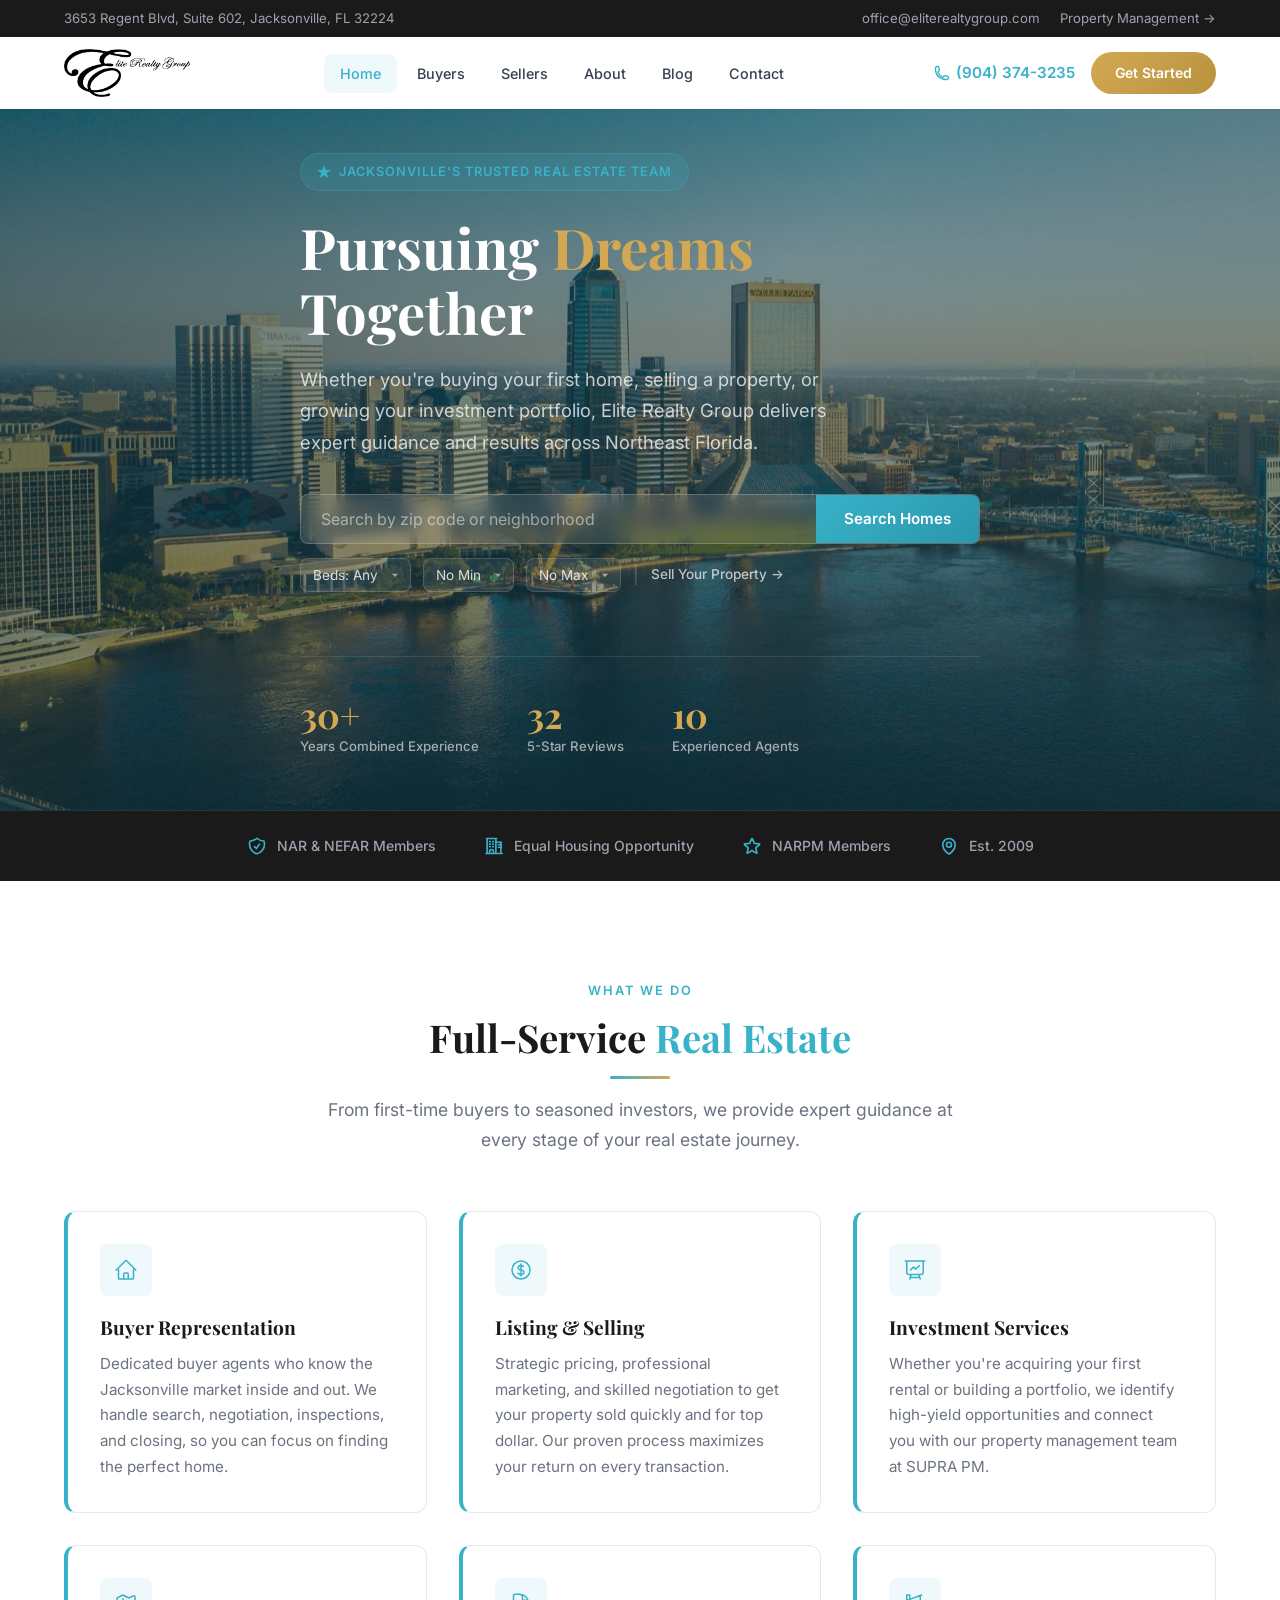
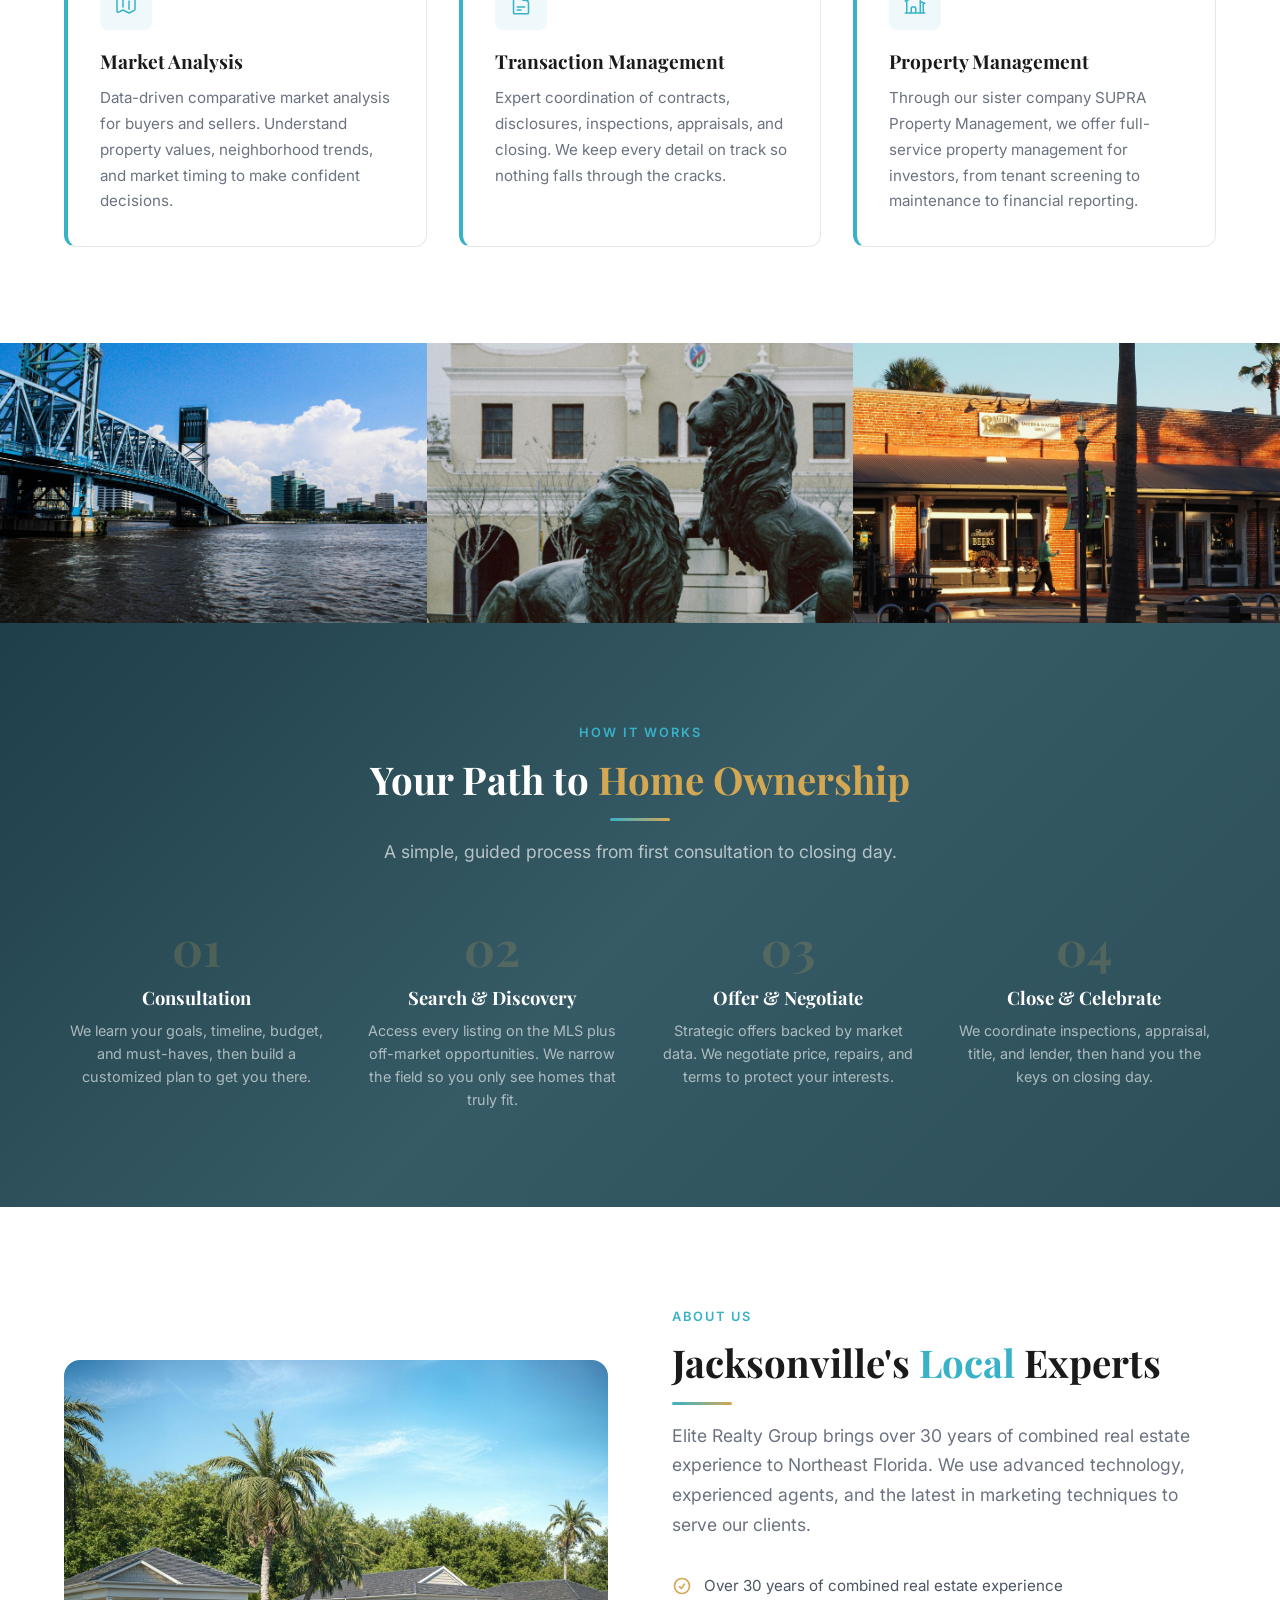
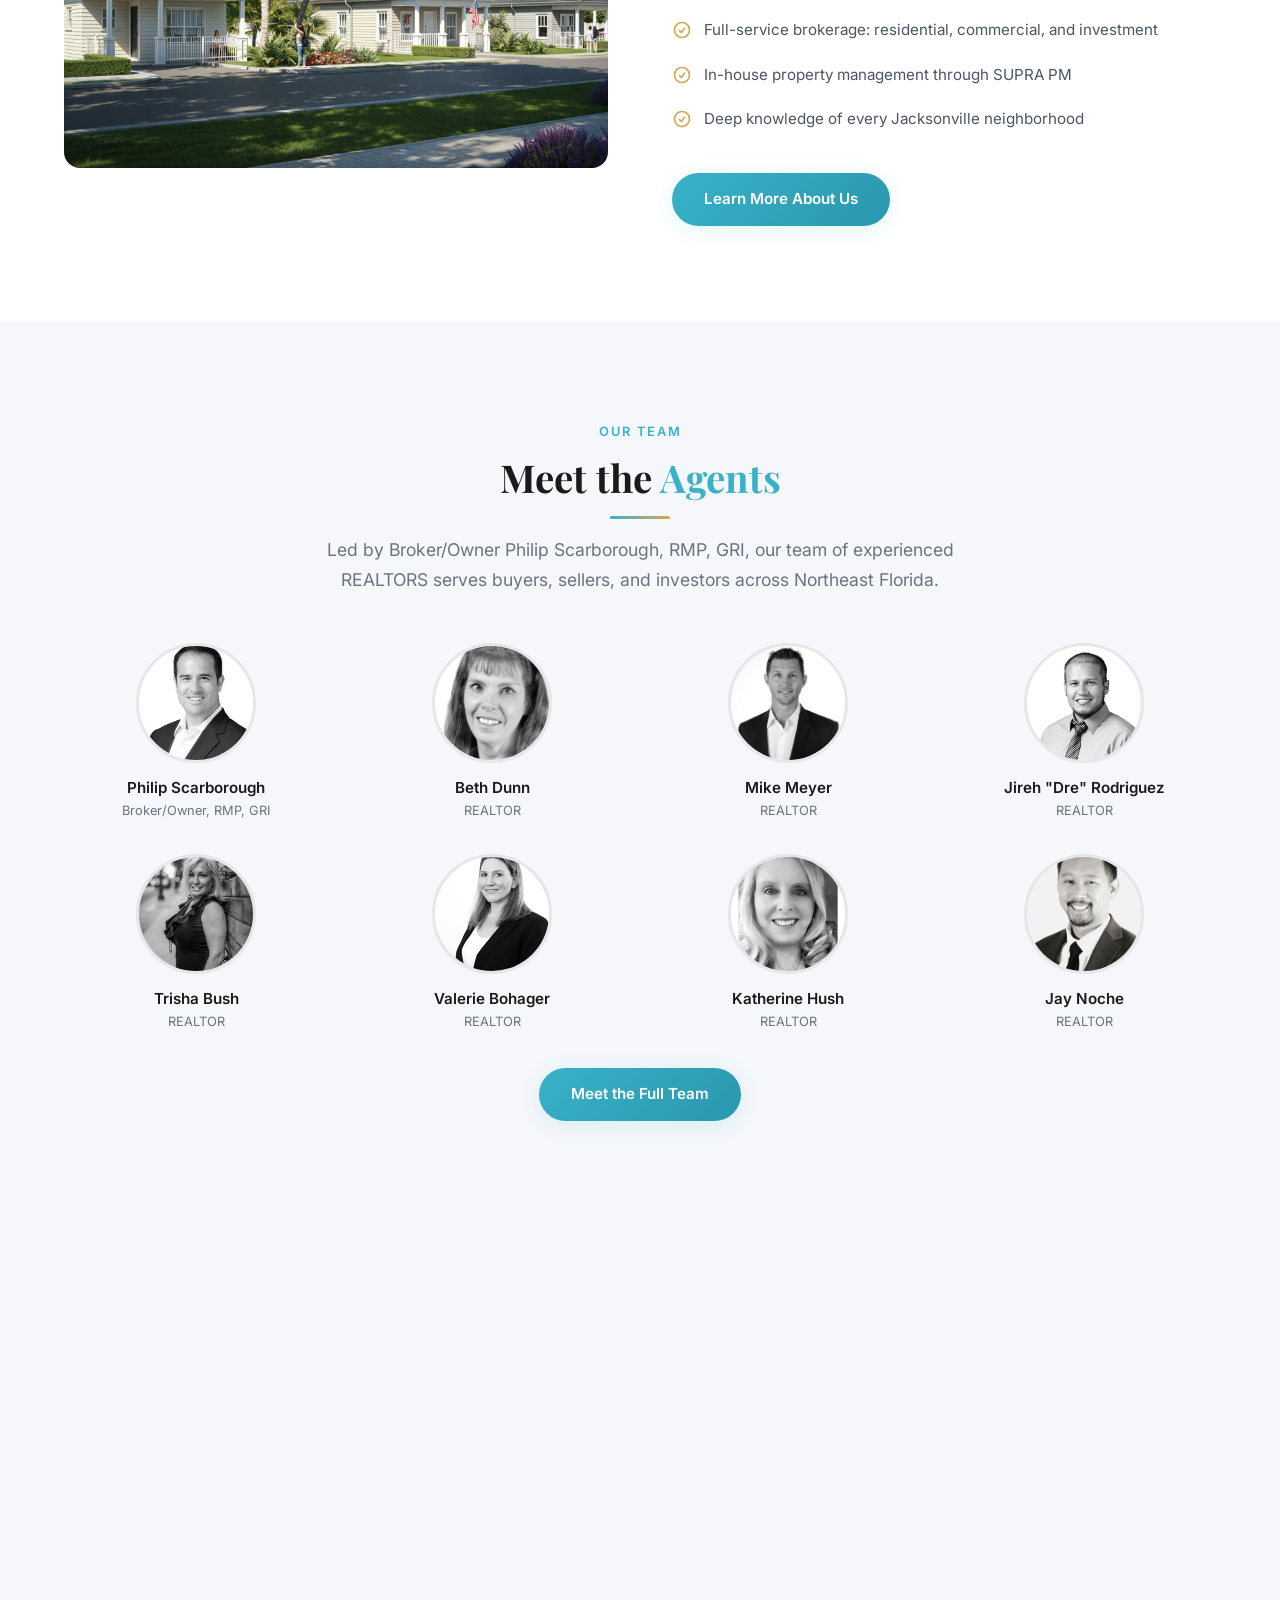
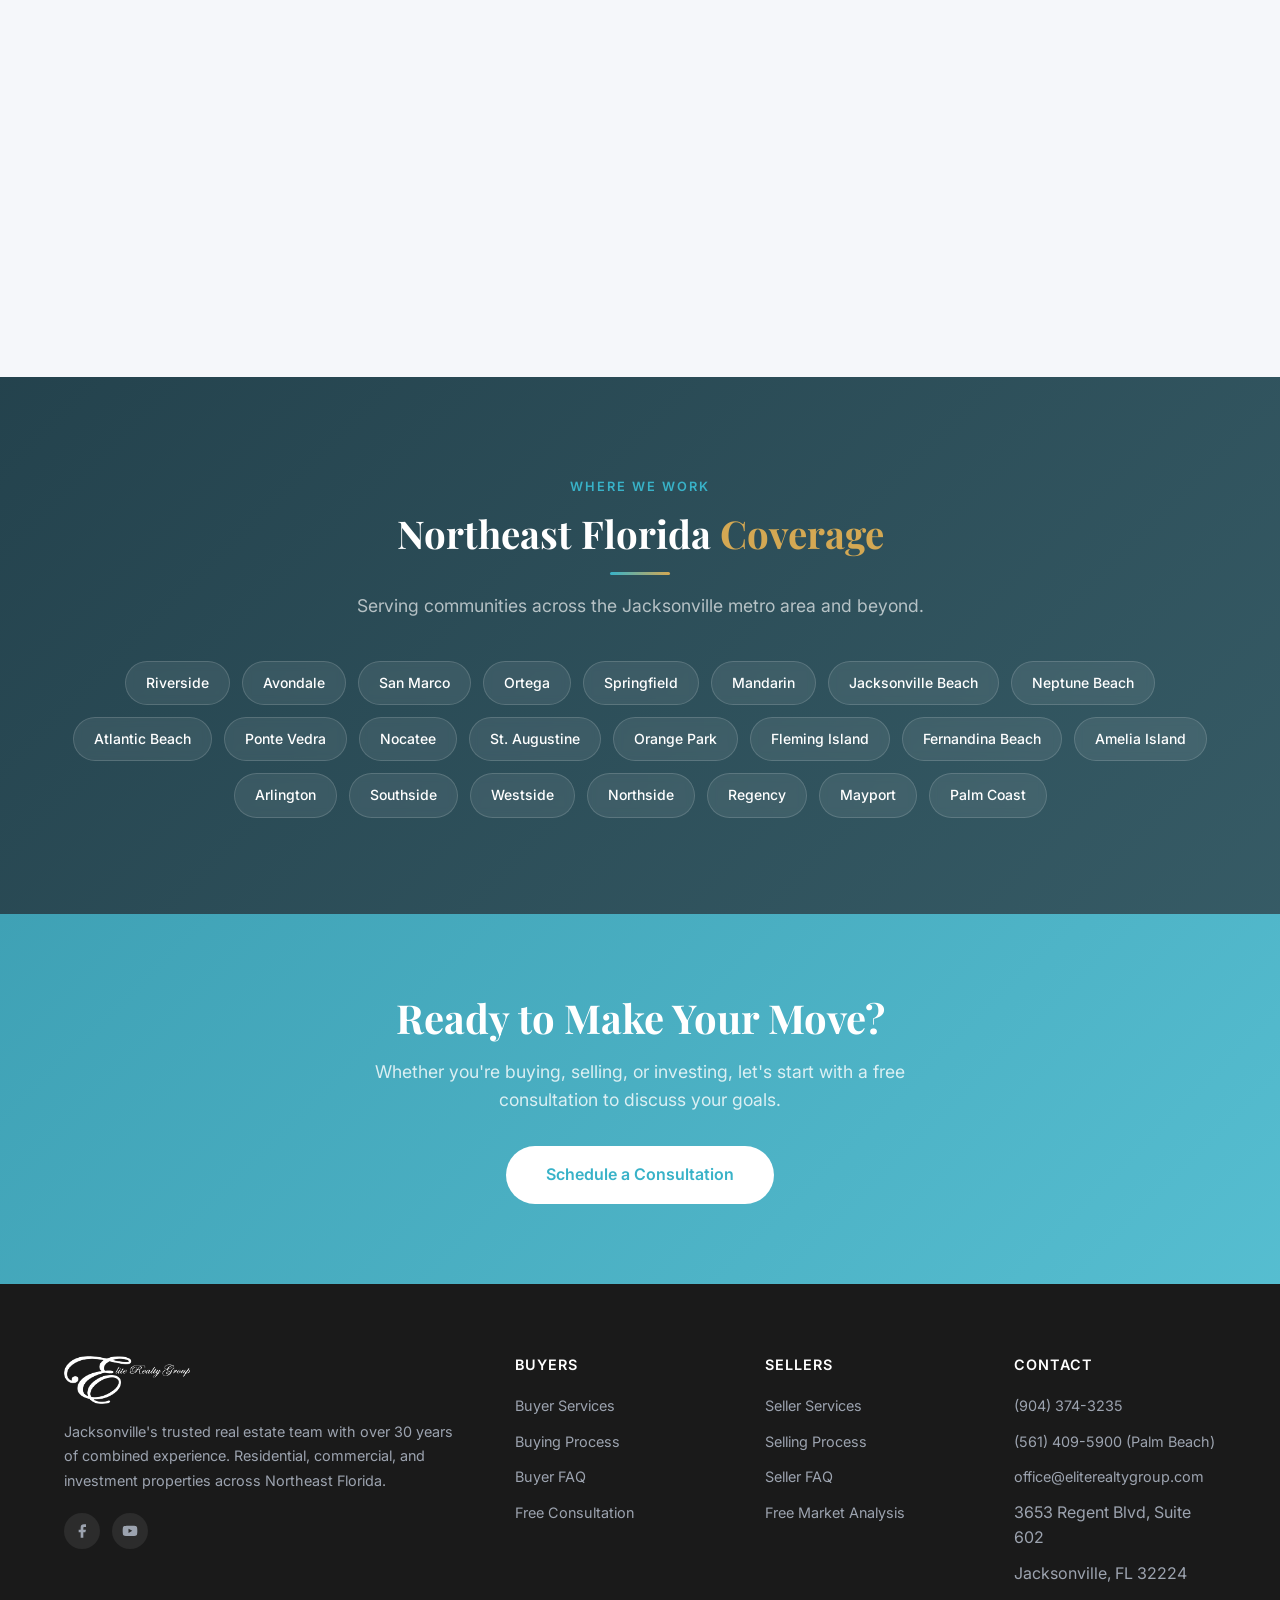
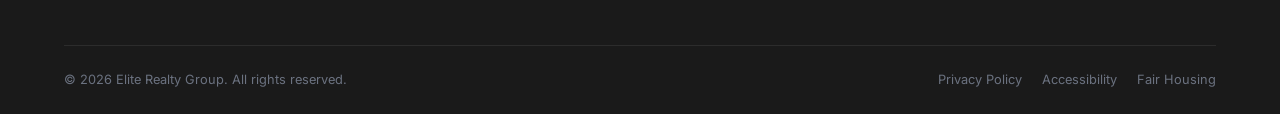
<file: index.html>
<!DOCTYPE html>
<html lang="en">
<head>
    <meta charset="UTF-8">
    <meta name="viewport" content="width=device-width, initial-scale=1.0">
    <title>Elite Realty Group | Jacksonville FL Real Estate</title>
    <meta name="description" content="Elite Realty Group: Jacksonville's trusted real estate experts. Over 30 years of combined experience helping buyers, sellers, and investors in Northeast Florida.">
    <link rel="preconnect" href="https://fonts.googleapis.com">
    <link rel="preconnect" href="https://fonts.gstatic.com" crossorigin>
    <link href="https://fonts.googleapis.com/css2?family=Inter:wght@300;400;500;600;700&family=Playfair+Display:wght@400;600;700&display=swap" rel="stylesheet">
    <link rel="stylesheet" href="css/styles.css">
    <!-- Google tag (gtag.js) -->
    <script async src="https://www.googletagmanager.com/gtag/js?id=UA-117538098-1"></script>
    <script>window.dataLayer=window.dataLayer||[];function gtag(){dataLayer.push(arguments);}gtag('js',new Date());gtag('config','UA-117538098-1');</script>
    <!-- Google Tag Manager -->
    <script>(function(w,d,s,l,i){w[l]=w[l]||[];w[l].push({'gtm.start':new Date().getTime(),event:'gtm.js'});var f=d.getElementsByTagName(s)[0],j=d.createElement(s),dl=l!='dataLayer'?'&l='+l:'';j.async=true;j.src='https://www.googletagmanager.com/gtm.js?id='+i+dl;f.parentNode.insertBefore(j,f);})(window,document,'script','dataLayer','GTM-KVWMMFK');</script>
</head>
<body>
<a href="#main-content" class="skip-link">Skip to main content</a>
<!-- Header -->
<header class="header" role="banner">
    <div class="header-top">
        <div class="container">
            <div class="header-top-left">
                <span>3653 Regent Blvd, Suite 602, Jacksonville, FL 32224</span>
            </div>
            <div class="header-top-right">
                <a href="mailto:office@eliterealtygroup.com">office@eliterealtygroup.com</a>
                <a href="https://suprapm.com" target="_blank" rel="noopener noreferrer">Property Management &rarr;</a>
            </div>
        </div>
    </div>
    <div class="header-main">
        <div class="container">
            <a href="index.html" class="logo">
                <img src="images/logo.png" alt="Elite Realty Group" class="logo-dark">
            </a>
            <nav class="nav" role="navigation" aria-label="Main navigation">
                <a href="index.html" class="active">Home</a>
                <a href="buyers.html">Buyers</a>
                <a href="sellers.html">Sellers</a>
                <a href="about.html">About</a>
                <a href="blog/index.html">Blog</a>
                <a href="contact.html">Contact</a>
            </nav>
            <div class="header-actions">
                <a href="tel:9043743235" class="header-phone">
                    <svg aria-hidden="true" xmlns="http://www.w3.org/2000/svg" fill="none" viewBox="0 0 24 24" stroke-width="2" stroke="currentColor"><path stroke-linecap="round" stroke-linejoin="round" d="M2.25 6.75c0 8.284 6.716 15 15 15h2.25a2.25 2.25 0 002.25-2.25v-1.372c0-.516-.351-.966-.852-1.091l-4.423-1.106c-.44-.11-.902.055-1.173.417l-.97 1.293c-.282.376-.769.542-1.21.38a12.035 12.035 0 01-7.143-7.143c-.162-.441.004-.928.38-1.21l1.293-.97c.363-.271.527-.734.417-1.173L6.963 3.102a1.125 1.125 0 00-1.091-.852H4.5A2.25 2.25 0 002.25 4.5v2.25z"/></svg>
                    (904) 374-3235
                </a>
                <a href="contact.html" class="btn btn-gold btn-sm">Get Started</a>
            </div>
            <button class="nav-toggle" aria-label="Toggle navigation" aria-expanded="false">
                <span></span><span></span><span></span>
            </button>
        </div>
    </div>
</header>

<main id="main-content">

<!-- Hero -->
<section class="hero">
    <div class="container">
        <div class="hero-content">
            <div class="hero-badge">
                <svg aria-hidden="true" xmlns="http://www.w3.org/2000/svg" width="14" height="14" fill="currentColor" viewBox="0 0 16 16"><path d="M8 0l2.035 5.794H16l-4.818 3.412L13.217 15 8 11.588 2.783 15l2.035-5.794L0 5.794h5.965z"/></svg>
                Jacksonville's Trusted Real Estate Team
            </div>
            <h1>Pursuing <span>Dreams</span> Together</h1>
            <p class="hero-text">Whether you're buying your first home, selling a property, or growing your investment portfolio, Elite Realty Group delivers expert guidance and results across Northeast Florida.</p>
            <form id="property-search-form" class="hero-search" aria-label="Property search">
                <div class="hero-search-bar">
                    <input type="text" id="search-location" placeholder="Search by zip code or neighborhood" required>
                    <button type="submit" class="btn btn-primary">Search Homes</button>
                </div>
                <div class="hero-search-filters">
                    <select id="search-beds" aria-label="Bedrooms">
                        <option value="">Beds: Any</option>
                        <option value="1">1+ Beds</option>
                        <option value="2">2+ Beds</option>
                        <option value="3">3+ Beds</option>
                        <option value="4">4+ Beds</option>
                    </select>
                    <select id="search-price-min" aria-label="Min Price">
                        <option value="">No Min</option>
                        <option value="150000">$150k</option>
                        <option value="200000">$200k</option>
                        <option value="250000">$250k</option>
                        <option value="300000">$300k</option>
                        <option value="400000">$400k</option>
                        <option value="500000">$500k</option>
                        <option value="750000">$750k</option>
                    </select>
                    <select id="search-price-max" aria-label="Max Price">
                        <option value="">No Max</option>
                        <option value="200000">$200k</option>
                        <option value="250000">$250k</option>
                        <option value="300000">$300k</option>
                        <option value="400000">$400k</option>
                        <option value="500000">$500k</option>
                        <option value="750000">$750k</option>
                    </select>
                    <span class="hero-search-divider">|</span>
                    <a href="sellers.html" class="hero-search-link">Sell Your Property &rarr;</a>
                </div>
            </form>
            <div class="hero-stats">
                <div class="hero-stat">
                    <div class="hero-stat-number" data-count="30" data-suffix="+">0+</div>
                    <div class="hero-stat-label">Years Combined Experience</div>
                </div>
                <div class="hero-stat">
                    <div class="hero-stat-number" data-count="32" data-suffix="">0</div>
                    <div class="hero-stat-label">5-Star Reviews</div>
                </div>
                <div class="hero-stat">
                    <div class="hero-stat-number" data-count="10" data-suffix="">0</div>
                    <div class="hero-stat-label">Experienced Agents</div>
                </div>
            </div>
        </div>
    </div>
</section>

<!-- Credential Bar -->
<div class="credential-bar">
    <div class="container">
        <div class="credential-item">
            <svg aria-hidden="true" xmlns="http://www.w3.org/2000/svg" fill="none" viewBox="0 0 24 24" stroke-width="2" stroke="currentColor"><path stroke-linecap="round" stroke-linejoin="round" d="M9 12.75L11.25 15 15 9.75m-3-7.036A11.959 11.959 0 013.598 6 11.99 11.99 0 003 9.749c0 5.592 3.824 10.29 9 11.623 5.176-1.332 9-6.03 9-11.622 0-1.31-.21-2.571-.598-3.751h-.152c-3.196 0-6.1-1.248-8.25-3.285z"/></svg>
            NAR &amp; NEFAR Members
        </div>
        <div class="credential-item">
            <svg aria-hidden="true" xmlns="http://www.w3.org/2000/svg" fill="none" viewBox="0 0 24 24" stroke-width="2" stroke="currentColor"><path stroke-linecap="round" stroke-linejoin="round" d="M2.25 21h19.5m-18-18v18m10.5-18v18m6-13.5V21M6.75 6.75h.75m-.75 3h.75m-.75 3h.75m3-6h.75m-.75 3h.75m-.75 3h.75M6.75 21v-3.375c0-.621.504-1.125 1.125-1.125h2.25c.621 0 1.125.504 1.125 1.125V21M3 3h12m-.75 4.5H21m-3.75 3H21m-3.75 3H21"/></svg>
            Equal Housing Opportunity
        </div>
        <div class="credential-item">
            <svg aria-hidden="true" xmlns="http://www.w3.org/2000/svg" fill="none" viewBox="0 0 24 24" stroke-width="2" stroke="currentColor"><path stroke-linecap="round" stroke-linejoin="round" d="M11.48 3.499a.562.562 0 011.04 0l2.125 5.111a.563.563 0 00.475.345l5.518.442c.499.04.701.663.321.988l-4.204 3.602a.563.563 0 00-.182.557l1.285 5.385a.562.562 0 01-.84.61l-4.725-2.885a.563.563 0 00-.586 0L6.982 20.54a.562.562 0 01-.84-.61l1.285-5.386a.562.562 0 00-.182-.557l-4.204-3.602a.563.563 0 01.321-.988l5.518-.442a.563.563 0 00.475-.345L11.48 3.5z"/></svg>
            NARPM Members
        </div>
        <div class="credential-item">
            <svg aria-hidden="true" xmlns="http://www.w3.org/2000/svg" fill="none" viewBox="0 0 24 24" stroke-width="2" stroke="currentColor"><path stroke-linecap="round" stroke-linejoin="round" d="M15 10.5a3 3 0 11-6 0 3 3 0 016 0z"/><path stroke-linecap="round" stroke-linejoin="round" d="M19.5 10.5c0 7.142-7.5 11.25-7.5 11.25S4.5 17.642 4.5 10.5a7.5 7.5 0 1115 0z"/></svg>
            Est. 2009
        </div>
    </div>
</div>

<!-- Services Overview -->
<section class="section" id="services">
    <div class="container">
        <div class="text-center reveal">
            <span class="section-label">What We Do</span>
            <h2 class="section-title center">Full-Service <span>Real Estate</span></h2>
            <p class="section-subtitle center">From first-time buyers to seasoned investors, we provide expert guidance at every stage of your real estate journey.</p>
        </div>
        <div class="grid-3" style="margin-top: 56px;">
            <div class="card card-accent reveal">
                <div class="card-icon">
                    <svg aria-hidden="true" xmlns="http://www.w3.org/2000/svg" fill="none" viewBox="0 0 24 24" stroke-width="1.5" stroke="currentColor"><path stroke-linecap="round" stroke-linejoin="round" d="M2.25 12l8.954-8.955c.44-.439 1.152-.439 1.591 0L21.75 12M4.5 9.75v10.125c0 .621.504 1.125 1.125 1.125H9.75v-4.875c0-.621.504-1.125 1.125-1.125h2.25c.621 0 1.125.504 1.125 1.125V21h4.125c.621 0 1.125-.504 1.125-1.125V9.75M8.25 21h8.25"/></svg>
                </div>
                <h3>Buyer Representation</h3>
                <p>Dedicated buyer agents who know the Jacksonville market inside and out. We handle search, negotiation, inspections, and closing, so you can focus on finding the perfect home.</p>
            </div>
            <div class="card card-accent reveal">
                <div class="card-icon">
                    <svg aria-hidden="true" xmlns="http://www.w3.org/2000/svg" fill="none" viewBox="0 0 24 24" stroke-width="1.5" stroke="currentColor"><path stroke-linecap="round" stroke-linejoin="round" d="M12 6v12m-3-2.818l.879.659c1.171.879 3.07.879 4.242 0 1.172-.879 1.172-2.303 0-3.182C13.536 12.219 12.768 12 12 12c-.725 0-1.45-.22-2.003-.659-1.106-.879-1.106-2.303 0-3.182s2.9-.879 4.006 0l.415.33M21 12a9 9 0 11-18 0 9 9 0 0118 0z"/></svg>
                </div>
                <h3>Listing & Selling</h3>
                <p>Strategic pricing, professional marketing, and skilled negotiation to get your property sold quickly and for top dollar. Our proven process maximizes your return on every transaction.</p>
            </div>
            <div class="card card-accent reveal">
                <div class="card-icon">
                    <svg aria-hidden="true" xmlns="http://www.w3.org/2000/svg" fill="none" viewBox="0 0 24 24" stroke-width="1.5" stroke="currentColor"><path stroke-linecap="round" stroke-linejoin="round" d="M3.75 3v11.25A2.25 2.25 0 006 16.5h2.25M3.75 3h-1.5m1.5 0h16.5m0 0h1.5m-1.5 0v11.25A2.25 2.25 0 0118 16.5h-2.25m-7.5 0h7.5m-7.5 0l-1 3m8.5-3l1 3m0 0l.5 1.5m-.5-1.5h-9.5m0 0l-.5 1.5m.75-9l3-3 2.148 2.148A12.061 12.061 0 0116.5 7.605"/></svg>
                </div>
                <h3>Investment Services</h3>
                <p>Whether you're acquiring your first rental or building a portfolio, we identify high-yield opportunities and connect you with our property management team at SUPRA PM.</p>
            </div>
            <div class="card card-accent reveal">
                <div class="card-icon">
                    <svg aria-hidden="true" xmlns="http://www.w3.org/2000/svg" fill="none" viewBox="0 0 24 24" stroke-width="1.5" stroke="currentColor"><path stroke-linecap="round" stroke-linejoin="round" d="M9 6.75V15m6-6v8.25m.503 3.498l4.875-2.437c.381-.19.622-.58.622-1.006V4.82c0-.836-.88-1.38-1.628-1.006l-3.869 1.934c-.317.159-.69.159-1.006 0L9.503 3.252a1.125 1.125 0 00-1.006 0L3.622 5.689C3.24 5.88 3 6.27 3 6.695V19.18c0 .836.88 1.38 1.628 1.006l3.869-1.934c.317-.159.69-.159 1.006 0l4.994 2.497c.317.158.69.158 1.006 0z"/></svg>
                </div>
                <h3>Market Analysis</h3>
                <p>Data-driven comparative market analysis for buyers and sellers. Understand property values, neighborhood trends, and market timing to make confident decisions.</p>
            </div>
            <div class="card card-accent reveal">
                <div class="card-icon">
                    <svg aria-hidden="true" xmlns="http://www.w3.org/2000/svg" fill="none" viewBox="0 0 24 24" stroke-width="1.5" stroke="currentColor"><path stroke-linecap="round" stroke-linejoin="round" d="M19.5 14.25v-2.625a3.375 3.375 0 00-3.375-3.375h-1.5A1.125 1.125 0 0113.5 7.125v-1.5a3.375 3.375 0 00-3.375-3.375H8.25m0 12.75h7.5m-7.5 3H12M10.5 2.25H5.625c-.621 0-1.125.504-1.125 1.125v17.25c0 .621.504 1.125 1.125 1.125h12.75c.621 0 1.125-.504 1.125-1.125V11.25a9 9 0 00-9-9z"/></svg>
                </div>
                <h3>Transaction Management</h3>
                <p>Expert coordination of contracts, disclosures, inspections, appraisals, and closing. We keep every detail on track so nothing falls through the cracks.</p>
            </div>
            <div class="card card-accent reveal">
                <div class="card-icon">
                    <svg aria-hidden="true" xmlns="http://www.w3.org/2000/svg" fill="none" viewBox="0 0 24 24" stroke-width="1.5" stroke="currentColor"><path stroke-linecap="round" stroke-linejoin="round" d="M8.25 21v-4.875c0-.621.504-1.125 1.125-1.125h2.25c.621 0 1.125.504 1.125 1.125V21m0 0h4.5V3.545M12.75 21h7.5V10.75M2.25 21h1.5m18 0h-18M2.25 9l4.5-1.636M18.75 3l-1.5.545m0 6.205l3 1m1.5.5l-1.5-.5M6.75 7.364V3h-3v18m3-13.636l10.5-3.819"/></svg>
                </div>
                <h3>Property Management</h3>
                <p>Through our sister company SUPRA Property Management, we offer full-service property management for investors, from tenant screening to maintenance to financial reporting.</p>
            </div>
        </div>
    </div>
</section>

<!-- Jacksonville Image Strip -->
<div class="image-strip">
    <img src="images/bridge.jpg" alt="Main Street Bridge, Jacksonville" loading="lazy">
    <img src="images/lion-fountain.jpg" alt="Historic fountain, Jacksonville" loading="lazy">
    <img src="images/beach-town.jpg" alt="Jacksonville Beach" loading="lazy">
</div>

<!-- How It Works - Buyers Process -->
<section class="process-section">
    <div class="container">
        <div class="text-center reveal">
            <span class="section-label">How It Works</span>
            <h2 class="section-title center">Your Path to <span style="color: var(--color-gold);">Home Ownership</span></h2>
            <p class="section-subtitle center">A simple, guided process from first consultation to closing day.</p>
        </div>
        <div class="process-grid">
            <div class="process-step reveal">
                <div class="process-number">01</div>
                <h3>Consultation</h3>
                <p>We learn your goals, timeline, budget, and must-haves, then build a customized plan to get you there.</p>
            </div>
            <div class="process-step reveal">
                <div class="process-number">02</div>
                <h3>Search & Discovery</h3>
                <p>Access every listing on the MLS plus off-market opportunities. We narrow the field so you only see homes that truly fit.</p>
            </div>
            <div class="process-step reveal">
                <div class="process-number">03</div>
                <h3>Offer & Negotiate</h3>
                <p>Strategic offers backed by market data. We negotiate price, repairs, and terms to protect your interests.</p>
            </div>
            <div class="process-step reveal">
                <div class="process-number">04</div>
                <h3>Close & Celebrate</h3>
                <p>We coordinate inspections, appraisal, title, and lender, then hand you the keys on closing day.</p>
            </div>
        </div>
    </div>
</section>

<!-- About Snapshot -->
<section class="section">
    <div class="container">
        <div class="about-grid">
            <div class="about-image reveal" role="img" aria-label="Jacksonville home exterior"></div>
            <div class="about-content reveal">
                <span class="section-label">About Us</span>
                <h2 class="section-title">Jacksonville's <span>Local</span> Experts</h2>
                <p class="section-subtitle">Elite Realty Group brings over 30 years of combined real estate experience to Northeast Florida. We use advanced technology, experienced agents, and the latest in marketing techniques to serve our clients.</p>
                <ul class="about-list">
                    <li>
                        <svg aria-hidden="true" xmlns="http://www.w3.org/2000/svg" fill="none" viewBox="0 0 24 24" stroke-width="2" stroke="currentColor"><path stroke-linecap="round" stroke-linejoin="round" d="M9 12.75L11.25 15 15 9.75M21 12a9 9 0 11-18 0 9 9 0 0118 0z"/></svg>
                        Over 30 years of combined real estate experience
                    </li>
                    <li>
                        <svg aria-hidden="true" xmlns="http://www.w3.org/2000/svg" fill="none" viewBox="0 0 24 24" stroke-width="2" stroke="currentColor"><path stroke-linecap="round" stroke-linejoin="round" d="M9 12.75L11.25 15 15 9.75M21 12a9 9 0 11-18 0 9 9 0 0118 0z"/></svg>
                        Full-service brokerage: residential, commercial, and investment
                    </li>
                    <li>
                        <svg aria-hidden="true" xmlns="http://www.w3.org/2000/svg" fill="none" viewBox="0 0 24 24" stroke-width="2" stroke="currentColor"><path stroke-linecap="round" stroke-linejoin="round" d="M9 12.75L11.25 15 15 9.75M21 12a9 9 0 11-18 0 9 9 0 0118 0z"/></svg>
                        In-house property management through SUPRA PM
                    </li>
                    <li>
                        <svg aria-hidden="true" xmlns="http://www.w3.org/2000/svg" fill="none" viewBox="0 0 24 24" stroke-width="2" stroke="currentColor"><path stroke-linecap="round" stroke-linejoin="round" d="M9 12.75L11.25 15 15 9.75M21 12a9 9 0 11-18 0 9 9 0 0118 0z"/></svg>
                        Deep knowledge of every Jacksonville neighborhood
                    </li>
                </ul>
                <div style="margin-top: 32px;">
                    <a href="about.html" class="btn btn-primary">Learn More About Us</a>
                </div>
            </div>
        </div>
    </div>
</section>

<!-- Meet the Team Preview -->
<section class="section section-alt">
    <div class="container">
        <div class="text-center reveal">
            <span class="section-label">Our Team</span>
            <h2 class="section-title center">Meet the <span>Agents</span></h2>
            <p class="section-subtitle center">Led by Broker/Owner Philip Scarborough, RMP, GRI, our team of experienced REALTORS serves buyers, sellers, and investors across Northeast Florida.</p>
        </div>
        <div class="team-grid reveal" style="margin-top: 48px;">
            <div class="team-card">
                <img src="images/team/philip.jpg" alt="Philip Scarborough" class="team-photo">
                <h4>Philip Scarborough</h4>
                <p>Broker/Owner, RMP, GRI</p>
            </div>
            <div class="team-card">
                <img src="images/team/beth.png" alt="Beth Dunn" class="team-photo">
                <h4>Beth Dunn</h4>
                <p>REALTOR</p>
            </div>
            <div class="team-card">
                <img src="images/team/mike-meyer.jpeg" alt="Mike Meyer" class="team-photo">
                <h4>Mike Meyer</h4>
                <p>REALTOR</p>
            </div>
            <div class="team-card">
                <img src="images/team/jireh.png" alt="Jireh Rodriguez" class="team-photo">
                <h4>Jireh "Dre" Rodriguez</h4>
                <p>REALTOR</p>
            </div>
            <div class="team-card">
                <img src="images/team/trisha.jpg" alt="Trisha Bush" class="team-photo">
                <h4>Trisha Bush</h4>
                <p>REALTOR</p>
            </div>
            <div class="team-card">
                <img src="images/team/valerie.jpg" alt="Valerie Bohager" class="team-photo">
                <h4>Valerie Bohager</h4>
                <p>REALTOR</p>
            </div>
            <div class="team-card">
                <img src="images/team/katherine.jpeg" alt="Katherine Hush" class="team-photo">
                <h4>Katherine Hush</h4>
                <p>REALTOR</p>
            </div>
            <div class="team-card">
                <img src="images/team/jay.jpeg" alt="Jay Noche" class="team-photo">
                <h4>Jay Noche</h4>
                <p>REALTOR</p>
            </div>
        </div>
        <div class="text-center" style="margin-top: 36px;">
            <a href="about.html#team" class="btn btn-primary">Meet the Full Team</a>
        </div>
    </div>
</section>

<!-- Google Reviews -->
<section class="section section-alt">
    <div class="container">
        <div class="text-center reveal">
            <span class="section-label">Client Reviews</span>
            <h2 class="section-title center">What Our Clients <span>Say</span></h2>
            <p class="section-subtitle center">Real feedback from buyers, sellers, and investors who trust Elite Realty Group.</p>

            <!-- Google Rating Header -->
            <div class="google-rating-header">
                <div class="google-rating-badge">
                    <svg class="google-g-icon" viewBox="0 0 24 24" width="28" height="28" aria-hidden="true"><path d="M22.56 12.25c0-.78-.07-1.53-.2-2.25H12v4.26h5.92a5.06 5.06 0 0 1-2.2 3.32v2.77h3.57c2.08-1.92 3.28-4.74 3.28-8.1z" fill="#4285F4"/><path d="M12 23c2.97 0 5.46-.98 7.28-2.66l-3.57-2.77c-.98.66-2.23 1.06-3.71 1.06-2.86 0-5.29-1.93-6.16-4.53H2.18v2.84C3.99 20.53 7.7 23 12 23z" fill="#34A853"/><path d="M5.84 14.09c-.22-.66-.35-1.36-.35-2.09s.13-1.43.35-2.09V7.07H2.18C1.43 8.55 1 10.22 1 12s.43 3.45 1.18 4.93l2.85-2.22.81-.62z" fill="#FBBC05"/><path d="M12 5.38c1.62 0 3.06.56 4.21 1.64l3.15-3.15C17.45 2.09 14.97 1 12 1 7.7 1 3.99 3.47 2.18 7.07l3.66 2.84c.87-2.6 3.3-4.53 6.16-4.53z" fill="#EA4335"/></svg>
                    <div class="google-rating-info">
                        <div class="google-rating-top">
                            <span class="google-rating-number">4.9</span>
                            <div class="google-rating-stars" aria-label="4.9 out of 5 stars">
                                <svg viewBox="0 0 24 24" aria-hidden="true"><path d="M12 2l3.09 6.26L22 9.27l-5 4.87 1.18 6.88L12 17.77l-6.18 3.25L7 14.14 2 9.27l6.91-1.01L12 2z"/></svg>
                                <svg viewBox="0 0 24 24" aria-hidden="true"><path d="M12 2l3.09 6.26L22 9.27l-5 4.87 1.18 6.88L12 17.77l-6.18 3.25L7 14.14 2 9.27l6.91-1.01L12 2z"/></svg>
                                <svg viewBox="0 0 24 24" aria-hidden="true"><path d="M12 2l3.09 6.26L22 9.27l-5 4.87 1.18 6.88L12 17.77l-6.18 3.25L7 14.14 2 9.27l6.91-1.01L12 2z"/></svg>
                                <svg viewBox="0 0 24 24" aria-hidden="true"><path d="M12 2l3.09 6.26L22 9.27l-5 4.87 1.18 6.88L12 17.77l-6.18 3.25L7 14.14 2 9.27l6.91-1.01L12 2z"/></svg>
                                <svg viewBox="0 0 24 24" aria-hidden="true"><path d="M12 2l3.09 6.26L22 9.27l-5 4.87 1.18 6.88L12 17.77l-6.18 3.25L7 14.14 2 9.27l6.91-1.01L12 2z"/></svg>
                            </div>
                        </div>
                        <span class="google-rating-count">Based on 32 Google reviews</span>
                    </div>
                </div>
            </div>
        </div>

        <div class="google-review-scroll reveal" role="region" aria-label="Customer reviews">
            <div class="google-review-track">

                <div class="google-review-card">
                    <div class="google-review-top">
                        <div class="google-avatar" style="background: #4285F4;">D</div>
                        <div class="google-reviewer">
                            <span class="google-reviewer-name">David Elson</span>
                            <div class="google-review-meta">
                                <div class="google-review-stars" aria-label="5 stars"><svg viewBox="0 0 24 24" aria-hidden="true"><path d="M12 2l3.09 6.26L22 9.27l-5 4.87 1.18 6.88L12 17.77l-6.18 3.25L7 14.14 2 9.27l6.91-1.01L12 2z"/></svg><svg viewBox="0 0 24 24" aria-hidden="true"><path d="M12 2l3.09 6.26L22 9.27l-5 4.87 1.18 6.88L12 17.77l-6.18 3.25L7 14.14 2 9.27l6.91-1.01L12 2z"/></svg><svg viewBox="0 0 24 24" aria-hidden="true"><path d="M12 2l3.09 6.26L22 9.27l-5 4.87 1.18 6.88L12 17.77l-6.18 3.25L7 14.14 2 9.27l6.91-1.01L12 2z"/></svg><svg viewBox="0 0 24 24" aria-hidden="true"><path d="M12 2l3.09 6.26L22 9.27l-5 4.87 1.18 6.88L12 17.77l-6.18 3.25L7 14.14 2 9.27l6.91-1.01L12 2z"/></svg><svg viewBox="0 0 24 24" aria-hidden="true"><path d="M12 2l3.09 6.26L22 9.27l-5 4.87 1.18 6.88L12 17.77l-6.18 3.25L7 14.14 2 9.27l6.91-1.01L12 2z"/></svg></div>
                            </div>
                        </div>
                    </div>
                    <p class="google-review-text">"Philip and his crew of professionals went above and beyond throughout what would normally be a stressful process of selling our home. We listed our house on Friday and accepted one of the multiple full price offers on Sunday."</p>
                </div>

                <div class="google-review-card">
                    <div class="google-review-top">
                        <div class="google-avatar" style="background: #34A853;">K</div>
                        <div class="google-reviewer">
                            <span class="google-reviewer-name">Kinley Larsen</span>
                            <div class="google-review-meta">
                                <div class="google-review-stars" aria-label="5 stars"><svg viewBox="0 0 24 24" aria-hidden="true"><path d="M12 2l3.09 6.26L22 9.27l-5 4.87 1.18 6.88L12 17.77l-6.18 3.25L7 14.14 2 9.27l6.91-1.01L12 2z"/></svg><svg viewBox="0 0 24 24" aria-hidden="true"><path d="M12 2l3.09 6.26L22 9.27l-5 4.87 1.18 6.88L12 17.77l-6.18 3.25L7 14.14 2 9.27l6.91-1.01L12 2z"/></svg><svg viewBox="0 0 24 24" aria-hidden="true"><path d="M12 2l3.09 6.26L22 9.27l-5 4.87 1.18 6.88L12 17.77l-6.18 3.25L7 14.14 2 9.27l6.91-1.01L12 2z"/></svg><svg viewBox="0 0 24 24" aria-hidden="true"><path d="M12 2l3.09 6.26L22 9.27l-5 4.87 1.18 6.88L12 17.77l-6.18 3.25L7 14.14 2 9.27l6.91-1.01L12 2z"/></svg><svg viewBox="0 0 24 24" aria-hidden="true"><path d="M12 2l3.09 6.26L22 9.27l-5 4.87 1.18 6.88L12 17.77l-6.18 3.25L7 14.14 2 9.27l6.91-1.01L12 2z"/></svg></div>
                            </div>
                        </div>
                    </div>
                    <p class="google-review-text">"Elite Realty Group did a fantastic job with selling our first home! From start to finish we never felt pressured or rushed into anything. They were very patient, informative and kind through the whole process! I have recommended them to anyone I know looking to purchase or sell!"</p>
                </div>

                <div class="google-review-card">
                    <div class="google-review-top">
                        <div class="google-avatar" style="background: #EA4335;">V</div>
                        <div class="google-reviewer">
                            <span class="google-reviewer-name">Valerie Bohager</span>
                            <div class="google-review-meta">
                                <div class="google-review-stars" aria-label="5 stars"><svg viewBox="0 0 24 24" aria-hidden="true"><path d="M12 2l3.09 6.26L22 9.27l-5 4.87 1.18 6.88L12 17.77l-6.18 3.25L7 14.14 2 9.27l6.91-1.01L12 2z"/></svg><svg viewBox="0 0 24 24" aria-hidden="true"><path d="M12 2l3.09 6.26L22 9.27l-5 4.87 1.18 6.88L12 17.77l-6.18 3.25L7 14.14 2 9.27l6.91-1.01L12 2z"/></svg><svg viewBox="0 0 24 24" aria-hidden="true"><path d="M12 2l3.09 6.26L22 9.27l-5 4.87 1.18 6.88L12 17.77l-6.18 3.25L7 14.14 2 9.27l6.91-1.01L12 2z"/></svg><svg viewBox="0 0 24 24" aria-hidden="true"><path d="M12 2l3.09 6.26L22 9.27l-5 4.87 1.18 6.88L12 17.77l-6.18 3.25L7 14.14 2 9.27l6.91-1.01L12 2z"/></svg><svg viewBox="0 0 24 24" aria-hidden="true"><path d="M12 2l3.09 6.26L22 9.27l-5 4.87 1.18 6.88L12 17.77l-6.18 3.25L7 14.14 2 9.27l6.91-1.01L12 2z"/></svg></div>
                            </div>
                        </div>
                    </div>
                    <p class="google-review-text">"We were transferred to Jacksonville from Maryland for my husband's job. We knew nothing about the area and had a limited amount of time to find a home. Phil helped us find a home quickly, in the area we wanted, during a pandemic."</p>
                </div>

                <div class="google-review-card">
                    <div class="google-review-top">
                        <div class="google-avatar" style="background: #FBBC05; color: #1a1a1a;">A</div>
                        <div class="google-reviewer">
                            <span class="google-reviewer-name">Al Mac</span>
                            <div class="google-review-meta">
                                <div class="google-review-stars" aria-label="5 stars"><svg viewBox="0 0 24 24" aria-hidden="true"><path d="M12 2l3.09 6.26L22 9.27l-5 4.87 1.18 6.88L12 17.77l-6.18 3.25L7 14.14 2 9.27l6.91-1.01L12 2z"/></svg><svg viewBox="0 0 24 24" aria-hidden="true"><path d="M12 2l3.09 6.26L22 9.27l-5 4.87 1.18 6.88L12 17.77l-6.18 3.25L7 14.14 2 9.27l6.91-1.01L12 2z"/></svg><svg viewBox="0 0 24 24" aria-hidden="true"><path d="M12 2l3.09 6.26L22 9.27l-5 4.87 1.18 6.88L12 17.77l-6.18 3.25L7 14.14 2 9.27l6.91-1.01L12 2z"/></svg><svg viewBox="0 0 24 24" aria-hidden="true"><path d="M12 2l3.09 6.26L22 9.27l-5 4.87 1.18 6.88L12 17.77l-6.18 3.25L7 14.14 2 9.27l6.91-1.01L12 2z"/></svg><svg viewBox="0 0 24 24" aria-hidden="true"><path d="M12 2l3.09 6.26L22 9.27l-5 4.87 1.18 6.88L12 17.77l-6.18 3.25L7 14.14 2 9.27l6.91-1.01L12 2z"/></svg></div>
                            </div>
                        </div>
                    </div>
                    <p class="google-review-text">"The agent who represented us during the recent selling of our property was Katherine Hush with Elite Realty Group. We have sold several homes in the past and never received the exemplary service that Katherine provided."</p>
                </div>

                <div class="google-review-card">
                    <div class="google-review-top">
                        <div class="google-avatar" style="background: #4285F4;">R</div>
                        <div class="google-reviewer">
                            <span class="google-reviewer-name">Richard Scheetz</span>
                            <div class="google-review-meta">
                                <div class="google-review-stars" aria-label="5 stars"><svg viewBox="0 0 24 24" aria-hidden="true"><path d="M12 2l3.09 6.26L22 9.27l-5 4.87 1.18 6.88L12 17.77l-6.18 3.25L7 14.14 2 9.27l6.91-1.01L12 2z"/></svg><svg viewBox="0 0 24 24" aria-hidden="true"><path d="M12 2l3.09 6.26L22 9.27l-5 4.87 1.18 6.88L12 17.77l-6.18 3.25L7 14.14 2 9.27l6.91-1.01L12 2z"/></svg><svg viewBox="0 0 24 24" aria-hidden="true"><path d="M12 2l3.09 6.26L22 9.27l-5 4.87 1.18 6.88L12 17.77l-6.18 3.25L7 14.14 2 9.27l6.91-1.01L12 2z"/></svg><svg viewBox="0 0 24 24" aria-hidden="true"><path d="M12 2l3.09 6.26L22 9.27l-5 4.87 1.18 6.88L12 17.77l-6.18 3.25L7 14.14 2 9.27l6.91-1.01L12 2z"/></svg><svg viewBox="0 0 24 24" aria-hidden="true"><path d="M12 2l3.09 6.26L22 9.27l-5 4.87 1.18 6.88L12 17.77l-6.18 3.25L7 14.14 2 9.27l6.91-1.01L12 2z"/></svg></div>
                            </div>
                        </div>
                    </div>
                    <p class="google-review-text">"Elite Reality provided a great experience when selling our property. Phil and his team made us feel like we were their #1 client from beginning to end. I will use Elite Reality for my future real estate transactions."</p>
                </div>

                <div class="google-review-card">
                    <div class="google-review-top">
                        <div class="google-avatar" style="background: #34A853;">L</div>
                        <div class="google-reviewer">
                            <span class="google-reviewer-name">Linette Owens</span>
                            <div class="google-review-meta">
                                <div class="google-review-stars" aria-label="5 stars"><svg viewBox="0 0 24 24" aria-hidden="true"><path d="M12 2l3.09 6.26L22 9.27l-5 4.87 1.18 6.88L12 17.77l-6.18 3.25L7 14.14 2 9.27l6.91-1.01L12 2z"/></svg><svg viewBox="0 0 24 24" aria-hidden="true"><path d="M12 2l3.09 6.26L22 9.27l-5 4.87 1.18 6.88L12 17.77l-6.18 3.25L7 14.14 2 9.27l6.91-1.01L12 2z"/></svg><svg viewBox="0 0 24 24" aria-hidden="true"><path d="M12 2l3.09 6.26L22 9.27l-5 4.87 1.18 6.88L12 17.77l-6.18 3.25L7 14.14 2 9.27l6.91-1.01L12 2z"/></svg><svg viewBox="0 0 24 24" aria-hidden="true"><path d="M12 2l3.09 6.26L22 9.27l-5 4.87 1.18 6.88L12 17.77l-6.18 3.25L7 14.14 2 9.27l6.91-1.01L12 2z"/></svg><svg viewBox="0 0 24 24" aria-hidden="true"><path d="M12 2l3.09 6.26L22 9.27l-5 4.87 1.18 6.88L12 17.77l-6.18 3.25L7 14.14 2 9.27l6.91-1.01L12 2z"/></svg></div>
                            </div>
                        </div>
                    </div>
                    <p class="google-review-text">"The communication and the quick response of the agent Phil Scarborough. I would recommend him as a real estate agent. He made me feel very comfortable that I could trust him with the transaction of selling this home."</p>
                </div>

                <div class="google-review-card">
                    <div class="google-review-top">
                        <div class="google-avatar" style="background: #EA4335;">C</div>
                        <div class="google-reviewer">
                            <span class="google-reviewer-name">Carter Melvin</span>
                            <div class="google-review-meta">
                                <div class="google-review-stars" aria-label="5 stars"><svg viewBox="0 0 24 24" aria-hidden="true"><path d="M12 2l3.09 6.26L22 9.27l-5 4.87 1.18 6.88L12 17.77l-6.18 3.25L7 14.14 2 9.27l6.91-1.01L12 2z"/></svg><svg viewBox="0 0 24 24" aria-hidden="true"><path d="M12 2l3.09 6.26L22 9.27l-5 4.87 1.18 6.88L12 17.77l-6.18 3.25L7 14.14 2 9.27l6.91-1.01L12 2z"/></svg><svg viewBox="0 0 24 24" aria-hidden="true"><path d="M12 2l3.09 6.26L22 9.27l-5 4.87 1.18 6.88L12 17.77l-6.18 3.25L7 14.14 2 9.27l6.91-1.01L12 2z"/></svg><svg viewBox="0 0 24 24" aria-hidden="true"><path d="M12 2l3.09 6.26L22 9.27l-5 4.87 1.18 6.88L12 17.77l-6.18 3.25L7 14.14 2 9.27l6.91-1.01L12 2z"/></svg><svg viewBox="0 0 24 24" aria-hidden="true"><path d="M12 2l3.09 6.26L22 9.27l-5 4.87 1.18 6.88L12 17.77l-6.18 3.25L7 14.14 2 9.27l6.91-1.01L12 2z"/></svg></div>
                            </div>
                        </div>
                    </div>
                    <p class="google-review-text">"I have now worked with Elite for over four years buying and selling rental properties. They have all been great at helping me meet my goals and freeing me up from the day to day headaches that I would have had to deal with on my own."</p>
                </div>

                <div class="google-review-card">
                    <div class="google-review-top">
                        <div class="google-avatar" style="background: #FBBC05; color: #1a1a1a;">J</div>
                        <div class="google-reviewer">
                            <span class="google-reviewer-name">REALTORJean</span>
                            <div class="google-review-meta">
                                <div class="google-review-stars" aria-label="5 stars"><svg viewBox="0 0 24 24" aria-hidden="true"><path d="M12 2l3.09 6.26L22 9.27l-5 4.87 1.18 6.88L12 17.77l-6.18 3.25L7 14.14 2 9.27l6.91-1.01L12 2z"/></svg><svg viewBox="0 0 24 24" aria-hidden="true"><path d="M12 2l3.09 6.26L22 9.27l-5 4.87 1.18 6.88L12 17.77l-6.18 3.25L7 14.14 2 9.27l6.91-1.01L12 2z"/></svg><svg viewBox="0 0 24 24" aria-hidden="true"><path d="M12 2l3.09 6.26L22 9.27l-5 4.87 1.18 6.88L12 17.77l-6.18 3.25L7 14.14 2 9.27l6.91-1.01L12 2z"/></svg><svg viewBox="0 0 24 24" aria-hidden="true"><path d="M12 2l3.09 6.26L22 9.27l-5 4.87 1.18 6.88L12 17.77l-6.18 3.25L7 14.14 2 9.27l6.91-1.01L12 2z"/></svg><svg viewBox="0 0 24 24" aria-hidden="true"><path d="M12 2l3.09 6.26L22 9.27l-5 4.87 1.18 6.88L12 17.77l-6.18 3.25L7 14.14 2 9.27l6.91-1.01L12 2z"/></svg></div>
                            </div>
                        </div>
                    </div>
                    <p class="google-review-text">"Jay is a 5 star agent and a great pleasure to work with during our Suwannee River property purchase. Thank you!"</p>
                </div>

                <div class="google-review-card">
                    <div class="google-review-top">
                        <div class="google-avatar" style="background: #4285F4;">N</div>
                        <div class="google-reviewer">
                            <span class="google-reviewer-name">Nicole Cairns</span>
                            <div class="google-review-meta">
                                <div class="google-review-stars" aria-label="5 stars"><svg viewBox="0 0 24 24" aria-hidden="true"><path d="M12 2l3.09 6.26L22 9.27l-5 4.87 1.18 6.88L12 17.77l-6.18 3.25L7 14.14 2 9.27l6.91-1.01L12 2z"/></svg><svg viewBox="0 0 24 24" aria-hidden="true"><path d="M12 2l3.09 6.26L22 9.27l-5 4.87 1.18 6.88L12 17.77l-6.18 3.25L7 14.14 2 9.27l6.91-1.01L12 2z"/></svg><svg viewBox="0 0 24 24" aria-hidden="true"><path d="M12 2l3.09 6.26L22 9.27l-5 4.87 1.18 6.88L12 17.77l-6.18 3.25L7 14.14 2 9.27l6.91-1.01L12 2z"/></svg><svg viewBox="0 0 24 24" aria-hidden="true"><path d="M12 2l3.09 6.26L22 9.27l-5 4.87 1.18 6.88L12 17.77l-6.18 3.25L7 14.14 2 9.27l6.91-1.01L12 2z"/></svg><svg viewBox="0 0 24 24" aria-hidden="true"><path d="M12 2l3.09 6.26L22 9.27l-5 4.87 1.18 6.88L12 17.77l-6.18 3.25L7 14.14 2 9.27l6.91-1.01L12 2z"/></svg></div>
                            </div>
                        </div>
                    </div>
                    <p class="google-review-text">"I've used Elite Realty Group for the last four years and I've always been impressed with the speed, professionalism, and flexibility of Phil and his team. I feel like they care for my property like it is their own investment."</p>
                </div>

            </div>
        </div>
    </div>
</section>

<!-- Service Areas -->
<section class="areas-section">
    <div class="container">
        <div class="text-center reveal">
            <span class="section-label">Where We Work</span>
            <h2 class="section-title center" style="color: var(--color-white);">Northeast Florida <span style="color: var(--color-gold);">Coverage</span></h2>
            <p class="section-subtitle center" style="color: rgba(255,255,255,0.65);">Serving communities across the Jacksonville metro area and beyond.</p>
        </div>
        <div class="area-tags reveal">
            <span class="area-tag">Riverside</span>
            <span class="area-tag">Avondale</span>
            <span class="area-tag">San Marco</span>
            <span class="area-tag">Ortega</span>
            <span class="area-tag">Springfield</span>
            <span class="area-tag">Mandarin</span>
            <span class="area-tag">Jacksonville Beach</span>
            <span class="area-tag">Neptune Beach</span>
            <span class="area-tag">Atlantic Beach</span>
            <span class="area-tag">Ponte Vedra</span>
            <span class="area-tag">Nocatee</span>
            <span class="area-tag">St. Augustine</span>
            <span class="area-tag">Orange Park</span>
            <span class="area-tag">Fleming Island</span>
            <span class="area-tag">Fernandina Beach</span>
            <span class="area-tag">Amelia Island</span>
            <span class="area-tag">Arlington</span>
            <span class="area-tag">Southside</span>
            <span class="area-tag">Westside</span>
            <span class="area-tag">Northside</span>
            <span class="area-tag">Regency</span>
            <span class="area-tag">Mayport</span>
            <span class="area-tag">Palm Coast</span>
        </div>
    </div>
</section>

<!-- CTA Banner -->
<section class="cta-banner">
    <div class="container">
        <h2>Ready to Make Your Move?</h2>
        <p>Whether you're buying, selling, or investing, let's start with a free consultation to discuss your goals.</p>
        <a href="contact.html" class="btn btn-white">Schedule a Consultation</a>
    </div>
</section>

<!-- Footer -->
</main>

<footer class="footer" role="contentinfo">
    <div class="container">
        <div class="footer-grid">
            <div class="footer-brand">
                <a href="index.html"><img src="images/logo.png" alt="Elite Realty Group" style="height: 48px; margin-bottom: 16px;"></a>
                <p>Jacksonville's trusted real estate team with over 30 years of combined experience. Residential, commercial, and investment properties across Northeast Florida.</p>
                <div class="footer-social">
                    <a href="https://www.facebook.com/eliterealtygroupofjax" target="_blank" rel="noopener noreferrer" aria-label="Facebook">
                        <svg aria-hidden="true" xmlns="http://www.w3.org/2000/svg" width="16" height="16" fill="currentColor" viewBox="0 0 24 24"><path d="M18 2h-3a5 5 0 00-5 5v3H7v4h3v8h4v-8h3l1-4h-4V7a1 1 0 011-1h3z"/></svg>
                    </a>
                    <a href="https://www.youtube.com" target="_blank" rel="noopener noreferrer" aria-label="YouTube">
                        <svg aria-hidden="true" xmlns="http://www.w3.org/2000/svg" width="16" height="16" fill="currentColor" viewBox="0 0 24 24"><path d="M22.54 6.42a2.78 2.78 0 00-1.94-2C18.88 4 12 4 12 4s-6.88 0-8.6.46a2.78 2.78 0 00-1.94 2A29 29 0 001 11.75a29 29 0 00.46 5.33A2.78 2.78 0 003.4 19.1c1.72.46 8.6.46 8.6.46s6.88 0 8.6-.46a2.78 2.78 0 001.94-2 29 29 0 00.46-5.25 29 29 0 00-.46-5.43zM9.75 15.02V8.48l5.75 3.27-5.75 3.27z"/></svg>
                    </a>
                </div>
            </div>
            <div class="footer-col">
                <h4>Buyers</h4>
                <ul>
                    <li><a href="buyers.html">Buyer Services</a></li>
                    <li><a href="buyers.html#process">Buying Process</a></li>
                    <li><a href="buyers.html#faq">Buyer FAQ</a></li>
                    <li><a href="contact.html">Free Consultation</a></li>
                </ul>
            </div>
            <div class="footer-col">
                <h4>Sellers</h4>
                <ul>
                    <li><a href="sellers.html">Seller Services</a></li>
                    <li><a href="sellers.html#process">Selling Process</a></li>
                    <li><a href="sellers.html#faq">Seller FAQ</a></li>
                    <li><a href="contact.html">Free Market Analysis</a></li>
                </ul>
            </div>
            <div class="footer-col">
                <h4>Contact</h4>
                <ul>
                    <li><a href="tel:9043743235">(904) 374-3235</a></li>
                    <li><a href="tel:5614095900">(561) 409-5900 (Palm Beach)</a></li>
                    <li><a href="mailto:office@eliterealtygroup.com">office@eliterealtygroup.com</a></li>
                    <li>3653 Regent Blvd, Suite 602</li>
                    <li>Jacksonville, FL 32224</li>
                </ul>
            </div>
        </div>
        <div class="footer-bottom">
            <span>&copy; 2026 Elite Realty Group. All rights reserved.</span>
            <div class="footer-legal">
                <a href="privacy-policy.html">Privacy Policy</a>
                <a href="accessibility.html">Accessibility</a>
                <a href="fair-housing.html">Fair Housing</a>
            </div>
        </div>
    </div>
</footer>

<script src="js/app.js"></script>
</body>
</html>
</file>
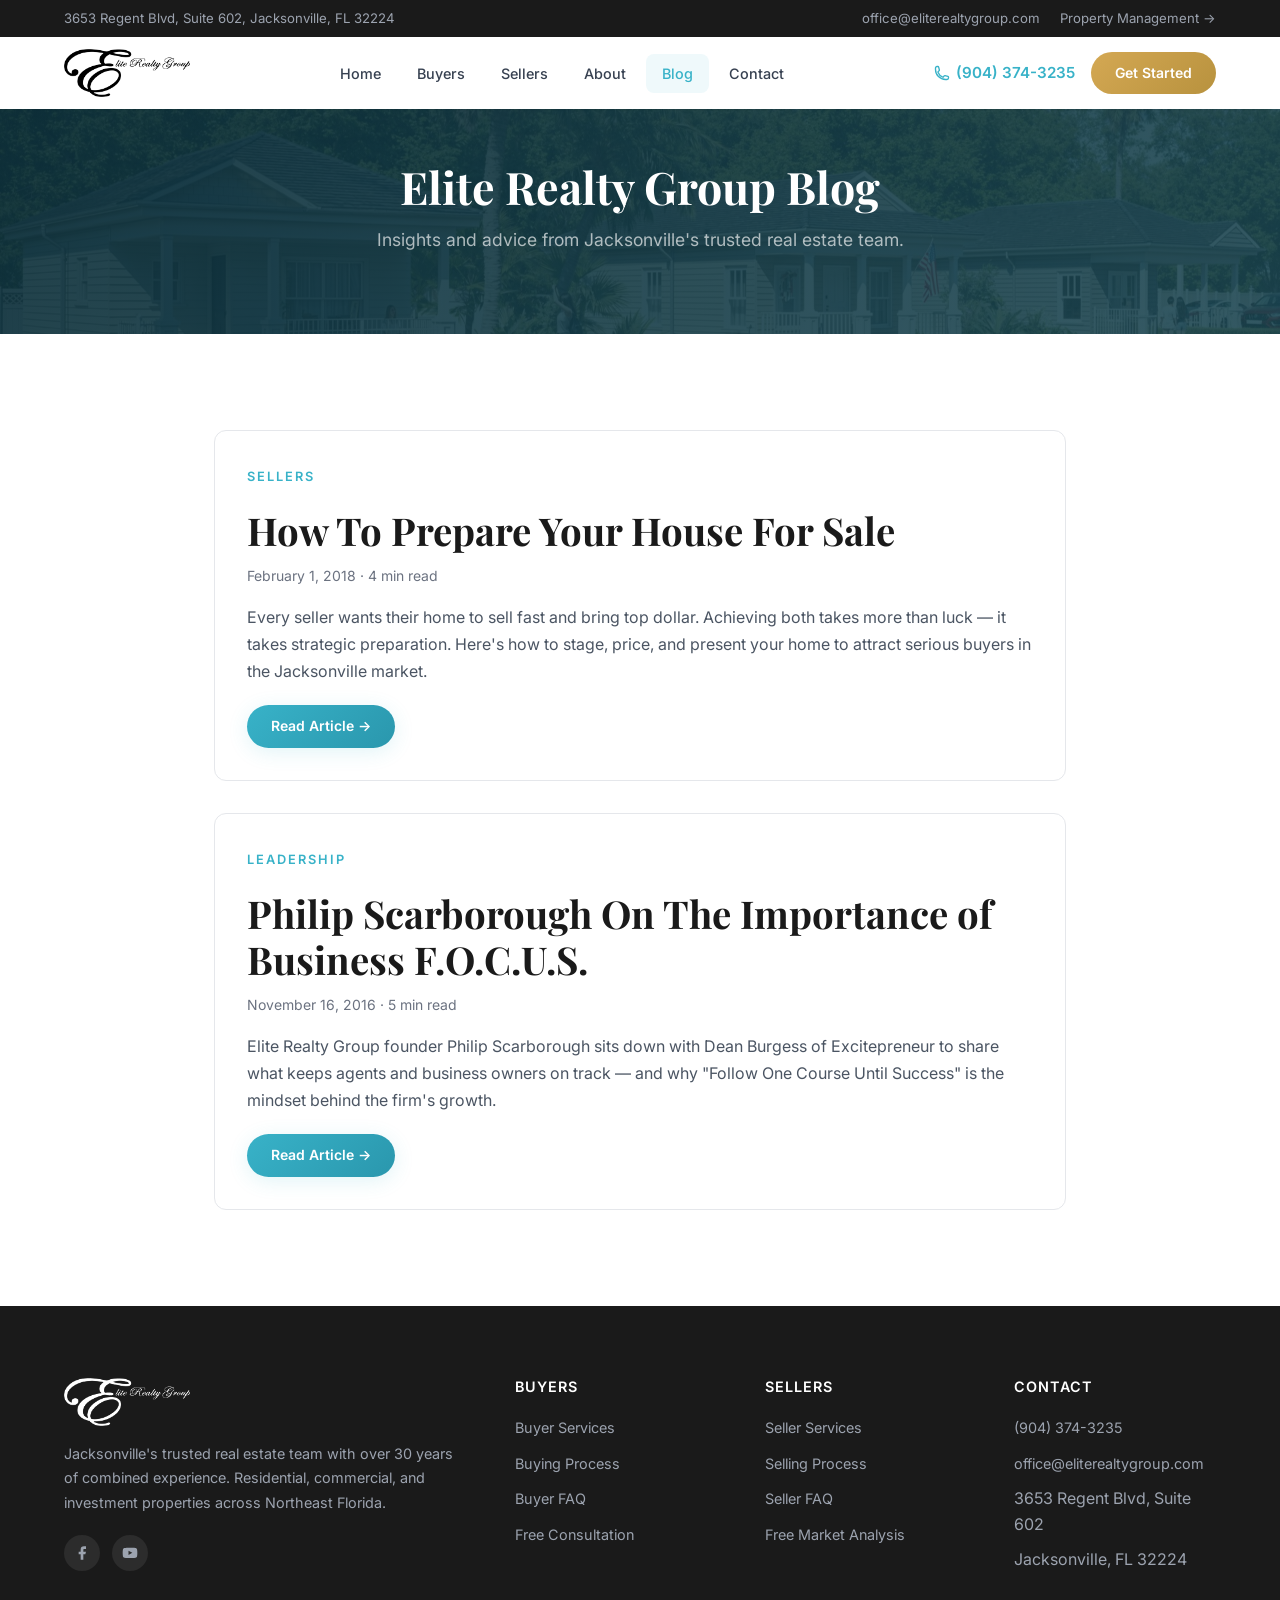
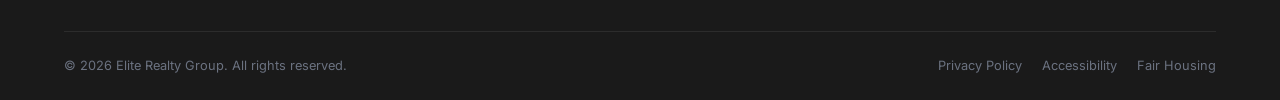
<file: blog/index.html>
<!DOCTYPE html>
<html lang="en">
<head>
    <meta charset="UTF-8">
    <meta name="viewport" content="width=device-width, initial-scale=1.0">
    <title>Blog | Elite Realty Group | Jacksonville Real Estate Insights</title>
    <meta name="description" content="Insights, advice, and market updates from Elite Realty Group — Jacksonville's trusted real estate team. Tips for buyers, sellers, and investors in Northeast Florida.">
    <link rel="canonical" href="https://www.eliterealtygroup.com/blog/">
    <link rel="preconnect" href="https://fonts.googleapis.com">
    <link rel="preconnect" href="https://fonts.gstatic.com" crossorigin>
    <link href="https://fonts.googleapis.com/css2?family=Inter:wght@300;400;500;600;700&family=Playfair+Display:wght@400;600;700&display=swap" rel="stylesheet">
    <link rel="stylesheet" href="../css/styles.css">
</head>
<body>

<header class="header">
    <div class="header-top">
        <div class="container">
            <div class="header-top-left"><span>3653 Regent Blvd, Suite 602, Jacksonville, FL 32224</span></div>
            <div class="header-top-right">
                <a href="mailto:office@eliterealtygroup.com">office@eliterealtygroup.com</a>
                <a href="https://suprapm.com" target="_blank">Property Management &rarr;</a>
            </div>
        </div>
    </div>
    <div class="header-main">
        <div class="container">
            <a href="../index.html" class="logo"><img src="../images/logo.png" alt="Elite Realty Group" class="logo-dark"></a>
            <nav class="nav">
                <a href="../index.html">Home</a>
                <a href="../buyers.html">Buyers</a>
                <a href="../sellers.html">Sellers</a>
                <a href="../about.html">About</a>
                <a href="index.html" class="active">Blog</a>
                <a href="../contact.html">Contact</a>
            </nav>
            <div class="header-actions">
                <a href="tel:9043743235" class="header-phone"><svg xmlns="http://www.w3.org/2000/svg" fill="none" viewBox="0 0 24 24" stroke-width="2" stroke="currentColor"><path stroke-linecap="round" stroke-linejoin="round" d="M2.25 6.75c0 8.284 6.716 15 15 15h2.25a2.25 2.25 0 002.25-2.25v-1.372c0-.516-.351-.966-.852-1.091l-4.423-1.106c-.44-.11-.902.055-1.173.417l-.97 1.293c-.282.376-.769.542-1.21.38a12.035 12.035 0 01-7.143-7.143c-.162-.441.004-.928.38-1.21l1.293-.97c.363-.271.527-.734.417-1.173L6.963 3.102a1.125 1.125 0 00-1.091-.852H4.5A2.25 2.25 0 002.25 4.5v2.25z"/></svg>(904) 374-3235</a>
                <a href="../contact.html" class="btn btn-gold btn-sm">Get Started</a>
            </div>
            <button class="nav-toggle" aria-label="Toggle navigation"><span></span><span></span><span></span></button>
        </div>
    </div>
</header>

<section class="page-hero">
    <div class="container">
        <h1>Elite Realty Group Blog</h1>
        <p>Insights and advice from Jacksonville's trusted real estate team.</p>
    </div>
</section>

<section class="section">
    <div class="container" style="max-width: 900px;">
        <div class="reveal" style="display: grid; gap: 32px;">

            <article style="border: 1px solid var(--color-gray-200); border-radius: 12px; padding: 32px; background: #fff;">
                <span class="section-label">Sellers</span>
                <h2 style="margin: 8px 0 12px;"><a href="how-to-prepare-your-house-for-sale.html" style="color: inherit; text-decoration: none;">How To Prepare Your House For Sale</a></h2>
                <p style="color: var(--color-gray-500); font-size: 14px; margin-bottom: 16px;">February 1, 2018 &middot; 4 min read</p>
                <p style="color: var(--color-gray-600); line-height: 1.7; margin-bottom: 20px;">Every seller wants their home to sell fast and bring top dollar. Achieving both takes more than luck &mdash; it takes strategic preparation. Here's how to stage, price, and present your home to attract serious buyers in the Jacksonville market.</p>
                <a href="how-to-prepare-your-house-for-sale.html" class="btn btn-primary btn-sm">Read Article &rarr;</a>
            </article>

            <article style="border: 1px solid var(--color-gray-200); border-radius: 12px; padding: 32px; background: #fff;">
                <span class="section-label">Leadership</span>
                <h2 style="margin: 8px 0 12px;"><a href="philip-scarborough-on-the-importance-of-business-focus.html" style="color: inherit; text-decoration: none;">Philip Scarborough On The Importance of Business F.O.C.U.S.</a></h2>
                <p style="color: var(--color-gray-500); font-size: 14px; margin-bottom: 16px;">November 16, 2016 &middot; 5 min read</p>
                <p style="color: var(--color-gray-600); line-height: 1.7; margin-bottom: 20px;">Elite Realty Group founder Philip Scarborough sits down with Dean Burgess of Excitepreneur to share what keeps agents and business owners on track &mdash; and why "Follow One Course Until Success" is the mindset behind the firm's growth.</p>
                <a href="philip-scarborough-on-the-importance-of-business-focus.html" class="btn btn-primary btn-sm">Read Article &rarr;</a>
            </article>

        </div>
    </div>
</section>

<footer class="footer">
    <div class="container">
        <div class="footer-grid">
            <div class="footer-brand">
                <a href="../index.html"><img src="../images/logo.png" alt="Elite Realty Group" style="height: 48px; margin-bottom: 16px;"></a>
                <p>Jacksonville's trusted real estate team with over 30 years of combined experience. Residential, commercial, and investment properties across Northeast Florida.</p>
                <div class="footer-social">
                    <a href="https://www.facebook.com/eliterealtygroupofjax" target="_blank" aria-label="Facebook"><svg xmlns="http://www.w3.org/2000/svg" width="16" height="16" fill="currentColor" viewBox="0 0 24 24"><path d="M18 2h-3a5 5 0 00-5 5v3H7v4h3v8h4v-8h3l1-4h-4V7a1 1 0 011-1h3z"/></svg></a>
                    <a href="https://www.youtube.com" target="_blank" aria-label="YouTube"><svg xmlns="http://www.w3.org/2000/svg" width="16" height="16" fill="currentColor" viewBox="0 0 24 24"><path d="M22.54 6.42a2.78 2.78 0 00-1.94-2C18.88 4 12 4 12 4s-6.88 0-8.6.46a2.78 2.78 0 00-1.94 2A29 29 0 001 11.75a29 29 0 00.46 5.33A2.78 2.78 0 003.4 19.1c1.72.46 8.6.46 8.6.46s6.88 0 8.6-.46a2.78 2.78 0 001.94-2 29 29 0 00.46-5.25 29 29 0 00-.46-5.43zM9.75 15.02V8.48l5.75 3.27-5.75 3.27z"/></svg></a>
                </div>
            </div>
            <div class="footer-col">
                <h4>Buyers</h4>
                <ul>
                    <li><a href="../buyers.html">Buyer Services</a></li>
                    <li><a href="../buyers.html#process">Buying Process</a></li>
                    <li><a href="../buyers.html#faq">Buyer FAQ</a></li>
                    <li><a href="../contact.html">Free Consultation</a></li>
                </ul>
            </div>
            <div class="footer-col">
                <h4>Sellers</h4>
                <ul>
                    <li><a href="../sellers.html">Seller Services</a></li>
                    <li><a href="../sellers.html#process">Selling Process</a></li>
                    <li><a href="../sellers.html#faq">Seller FAQ</a></li>
                    <li><a href="../contact.html">Free Market Analysis</a></li>
                </ul>
            </div>
            <div class="footer-col">
                <h4>Contact</h4>
                <ul>
                    <li><a href="tel:9043743235">(904) 374-3235</a></li>
                    <li><a href="mailto:office@eliterealtygroup.com">office@eliterealtygroup.com</a></li>
                    <li>3653 Regent Blvd, Suite 602</li>
                    <li>Jacksonville, FL 32224</li>
                </ul>
            </div>
        </div>
        <div class="footer-bottom">
            <span>&copy; 2026 Elite Realty Group. All rights reserved.</span>
            <div class="footer-legal">
                <a href="../privacy-policy.html">Privacy Policy</a>
                <a href="../accessibility.html">Accessibility</a>
                <a href="../fair-housing.html">Fair Housing</a>
            </div>
        </div>
    </div>
</footer>

<script src="../js/app.js"></script>
</body>
</html>
</file>
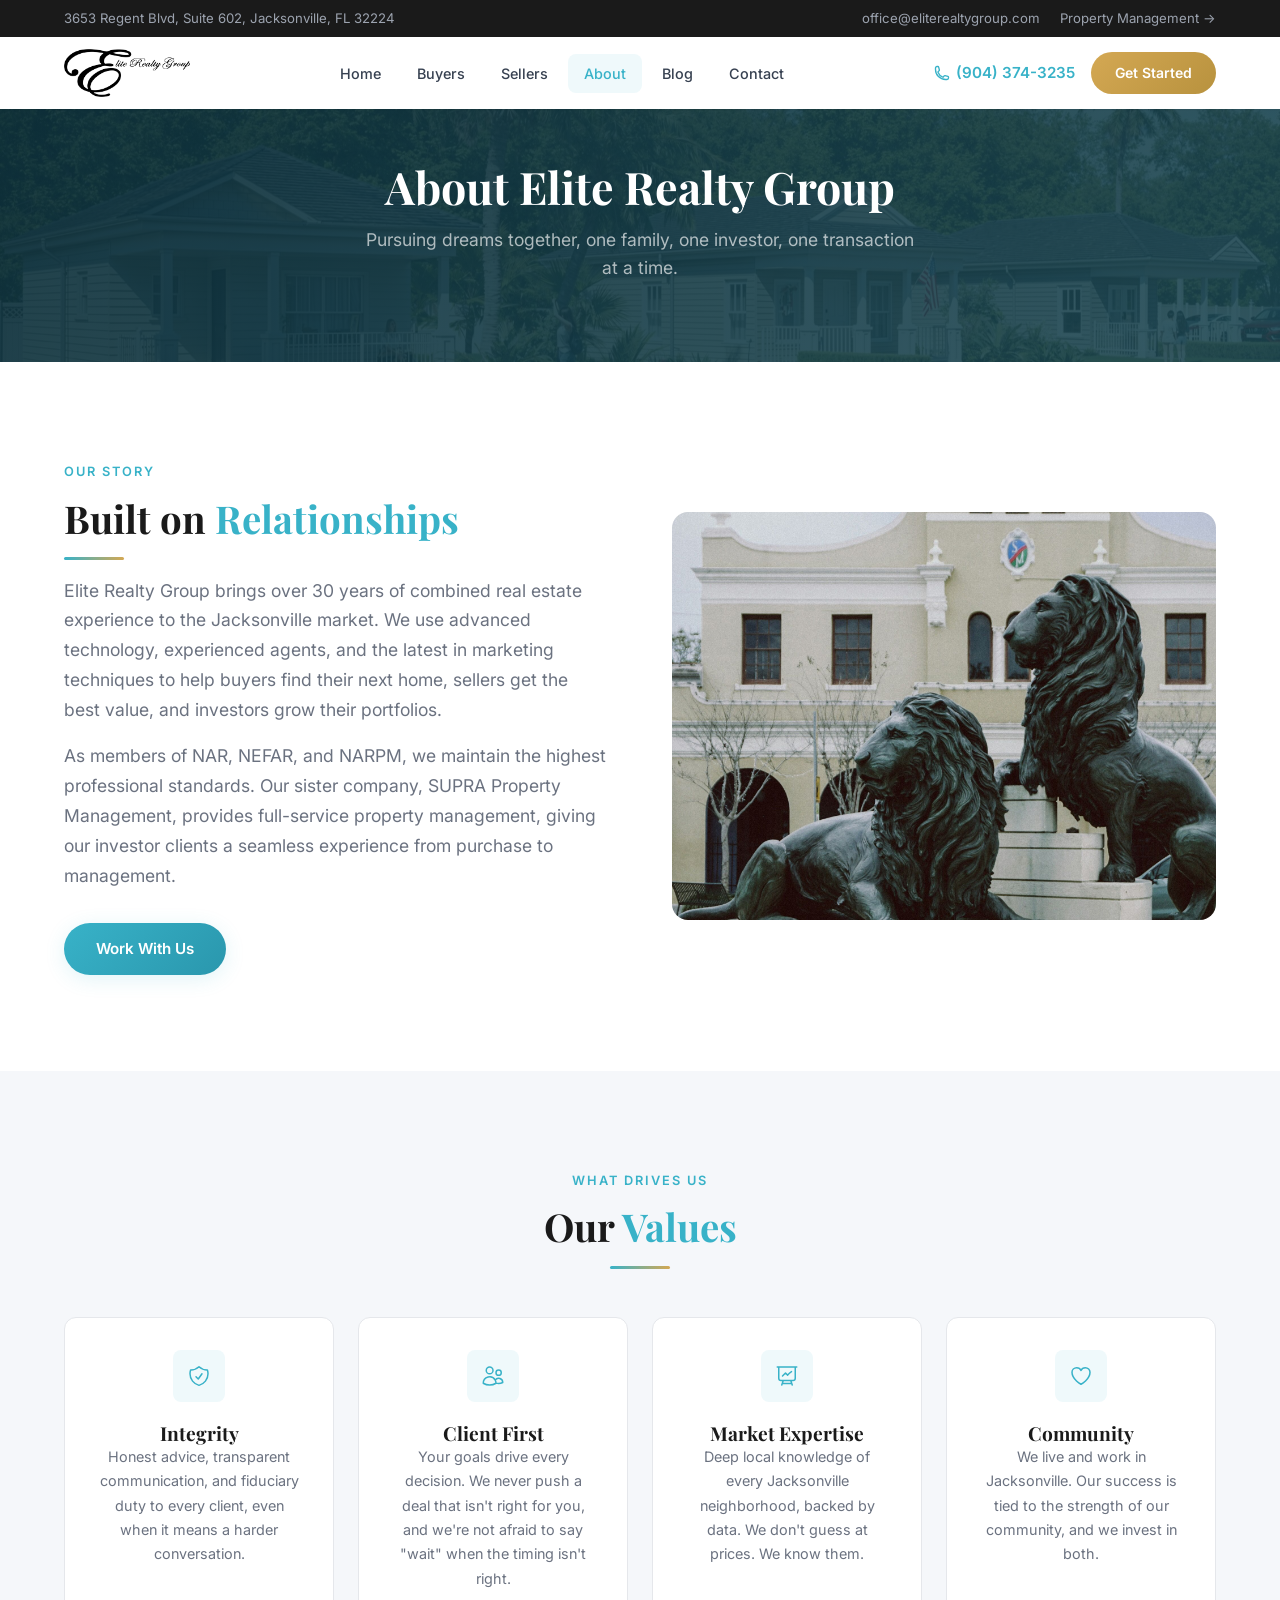
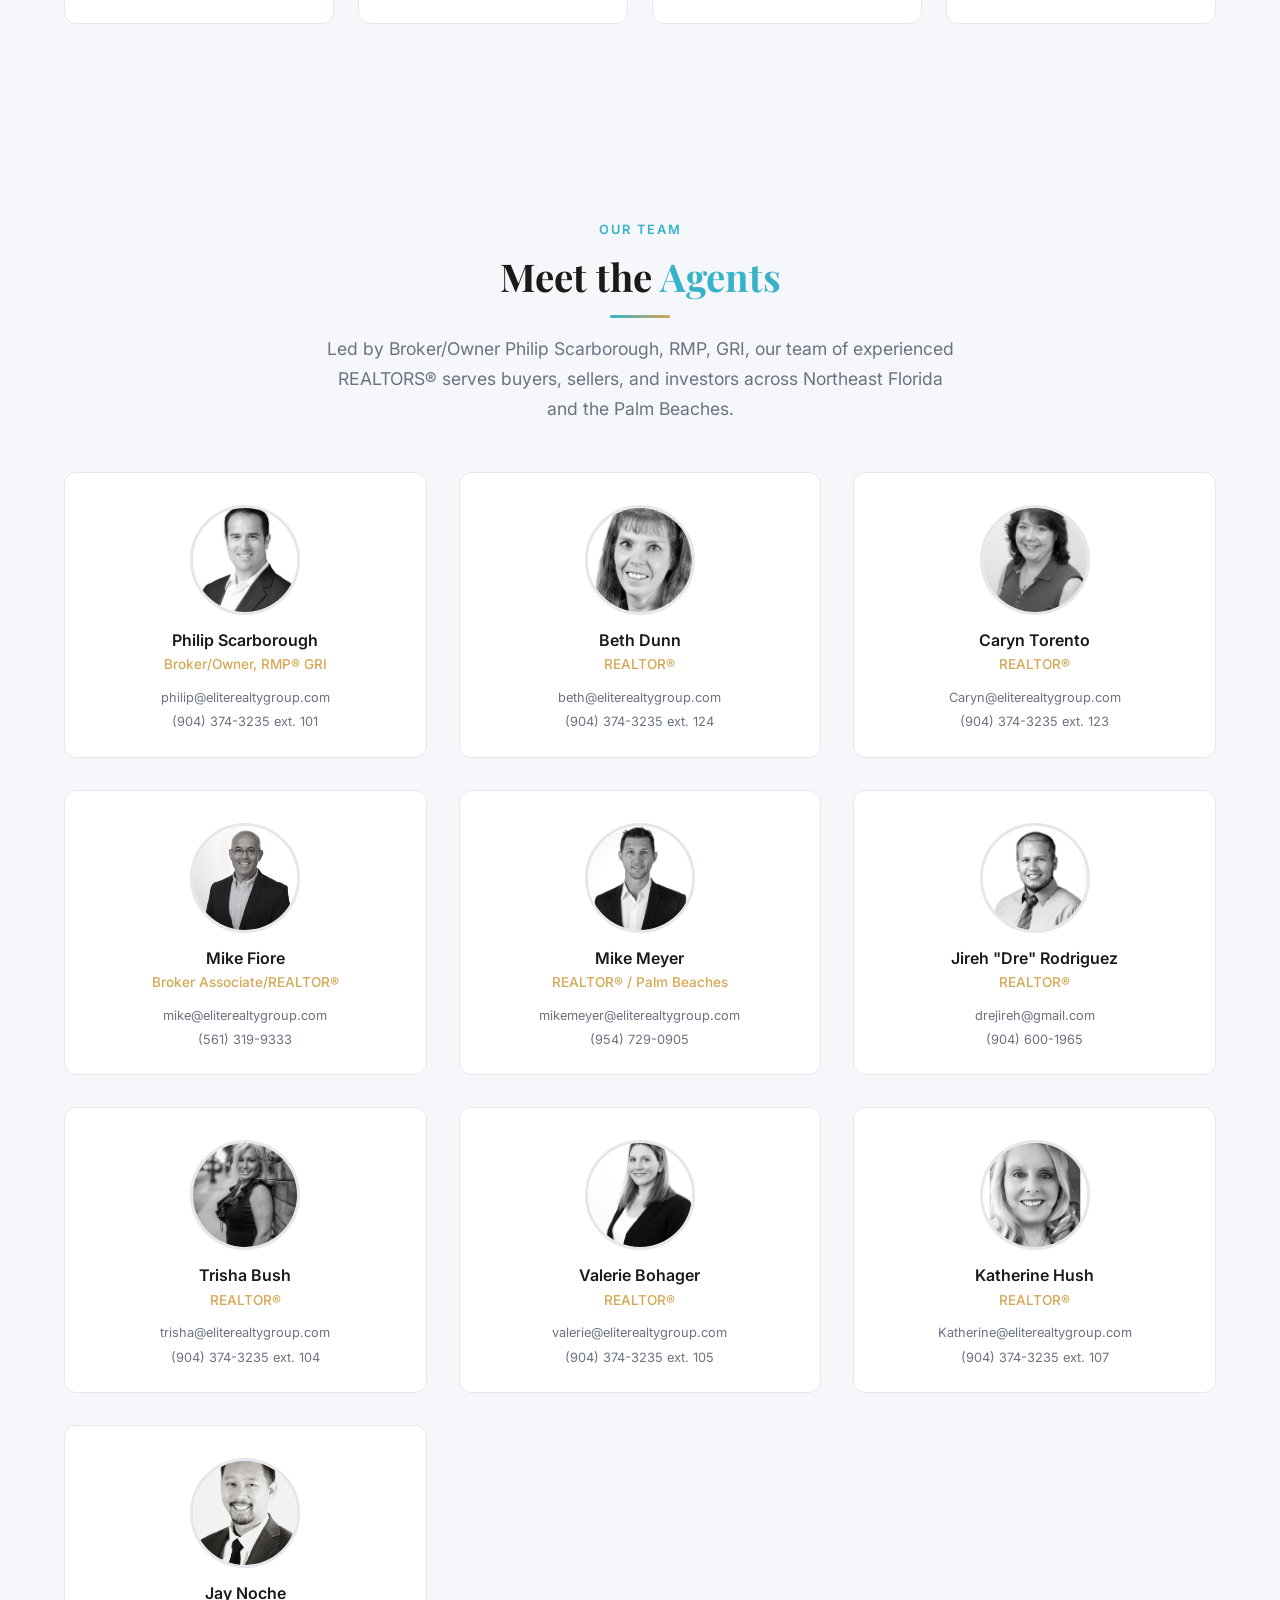
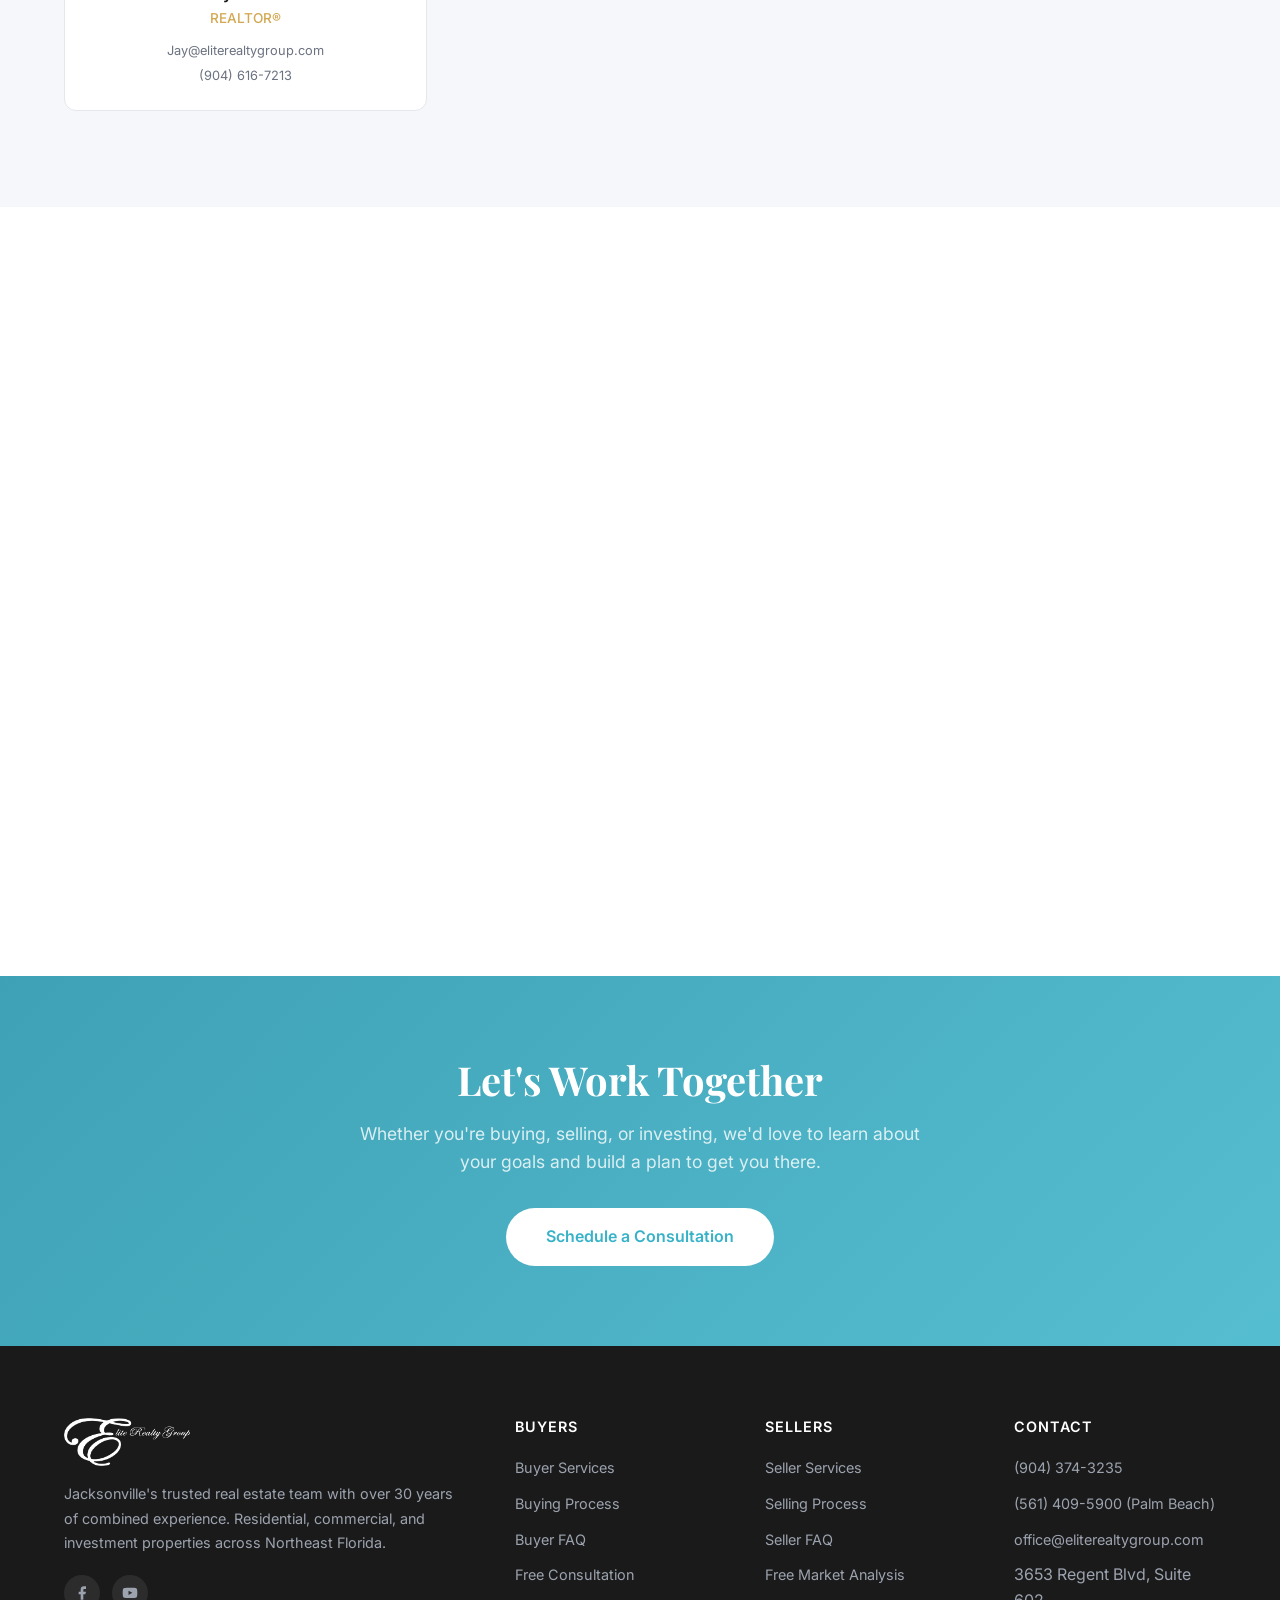
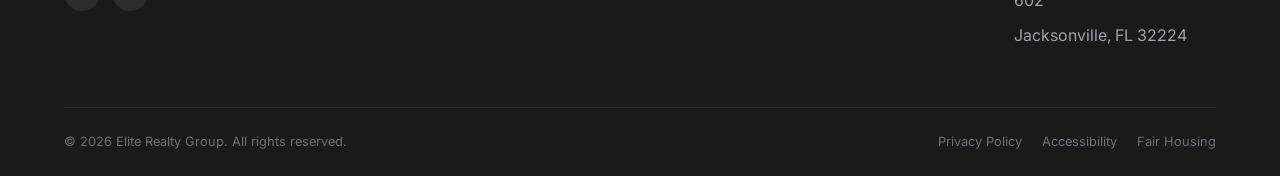
<file: about.html>
<!DOCTYPE html>
<html lang="en">
<head>
    <meta charset="UTF-8">
    <meta name="viewport" content="width=device-width, initial-scale=1.0">
    <title>About Us | Elite Realty Group | Jacksonville FL</title>
    <meta name="description" content="Learn about Elite Realty Group: Jacksonville's trusted real estate team with over 30 years of combined experience in residential, commercial, and investment real estate.">
    <link rel="preconnect" href="https://fonts.googleapis.com">
    <link rel="preconnect" href="https://fonts.gstatic.com" crossorigin>
    <link href="https://fonts.googleapis.com/css2?family=Inter:wght@300;400;500;600;700&family=Playfair+Display:wght@400;600;700&display=swap" rel="stylesheet">
    <link rel="stylesheet" href="css/styles.css">
    <!-- Google tag (gtag.js) -->
    <script async src="https://www.googletagmanager.com/gtag/js?id=UA-117538098-1"></script>
    <script>window.dataLayer=window.dataLayer||[];function gtag(){dataLayer.push(arguments);}gtag('js',new Date());gtag('config','UA-117538098-1');</script>
    <!-- Google Tag Manager -->
    <script>(function(w,d,s,l,i){w[l]=w[l]||[];w[l].push({'gtm.start':new Date().getTime(),event:'gtm.js'});var f=d.getElementsByTagName(s)[0],j=d.createElement(s),dl=l!='dataLayer'?'&l='+l:'';j.async=true;j.src='https://www.googletagmanager.com/gtm.js?id='+i+dl;f.parentNode.insertBefore(j,f);})(window,document,'script','dataLayer','GTM-KVWMMFK');</script>
</head>
<body>
<a href="#main-content" class="skip-link">Skip to main content</a>
<!-- Header -->
<header class="header" role="banner">
    <div class="header-top">
        <div class="container">
            <div class="header-top-left">
                <span>3653 Regent Blvd, Suite 602, Jacksonville, FL 32224</span>
            </div>
            <div class="header-top-right">
                <a href="mailto:office@eliterealtygroup.com">office@eliterealtygroup.com</a>
                <a href="https://suprapm.com" target="_blank" rel="noopener noreferrer">Property Management &rarr;</a>
            </div>
        </div>
    </div>
    <div class="header-main">
        <div class="container">
            <a href="index.html" class="logo"><img src="images/logo.png" alt="Elite Realty Group" class="logo-dark"></a>
            <nav class="nav" role="navigation" aria-label="Main navigation">
                <a href="index.html">Home</a>
                <a href="buyers.html">Buyers</a>
                <a href="sellers.html">Sellers</a>
                <a href="about.html" class="active">About</a>
                <a href="blog/index.html">Blog</a>
                <a href="contact.html">Contact</a>
            </nav>
            <div class="header-actions">
                <a href="tel:9043743235" class="header-phone">
                    <svg aria-hidden="true" xmlns="http://www.w3.org/2000/svg" fill="none" viewBox="0 0 24 24" stroke-width="2" stroke="currentColor"><path stroke-linecap="round" stroke-linejoin="round" d="M2.25 6.75c0 8.284 6.716 15 15 15h2.25a2.25 2.25 0 002.25-2.25v-1.372c0-.516-.351-.966-.852-1.091l-4.423-1.106c-.44-.11-.902.055-1.173.417l-.97 1.293c-.282.376-.769.542-1.21.38a12.035 12.035 0 01-7.143-7.143c-.162-.441.004-.928.38-1.21l1.293-.97c.363-.271.527-.734.417-1.173L6.963 3.102a1.125 1.125 0 00-1.091-.852H4.5A2.25 2.25 0 002.25 4.5v2.25z"/></svg>
                    (904) 374-3235
                </a>
                <a href="contact.html" class="btn btn-gold btn-sm">Get Started</a>
            </div>
            <button class="nav-toggle" aria-label="Toggle navigation" aria-expanded="false">
                <span></span><span></span><span></span>
            </button>
        </div>
    </div>
</header>

<main id="main-content">

<!-- Page Hero -->
<section class="page-hero">
    <div class="container">
        <h1>About Elite Realty Group</h1>
        <p>Pursuing dreams together, one family, one investor, one transaction at a time.</p>
    </div>
</section>

<!-- About Story -->
<section class="section">
    <div class="container">
        <div class="about-grid">
            <div class="about-content reveal">
                <span class="section-label">Our Story</span>
                <h2 class="section-title">Built on <span>Relationships</span></h2>
                <p class="section-subtitle">Elite Realty Group brings over 30 years of combined real estate experience to the Jacksonville market. We use advanced technology, experienced agents, and the latest in marketing techniques to help buyers find their next home, sellers get the best value, and investors grow their portfolios.</p>
                <p class="section-subtitle" style="margin-top: 16px;">As members of NAR, NEFAR, and NARPM, we maintain the highest professional standards. Our sister company, SUPRA Property Management, provides full-service property management, giving our investor clients a seamless experience from purchase to management.</p>
                <div style="margin-top: 32px;">
                    <a href="contact.html" class="btn btn-primary">Work With Us</a>
                </div>
            </div>
            <div class="about-image about-image--team reveal" role="img" aria-label="Elite Realty Group team"></div>
        </div>
    </div>
</section>

<!-- Values -->
<section class="section section-alt">
    <div class="container">
        <div class="text-center reveal">
            <span class="section-label">What Drives Us</span>
            <h2 class="section-title center">Our <span>Values</span></h2>
        </div>
        <div class="grid-4" style="margin-top: 48px;">
            <div class="card text-center reveal">
                <div class="card-icon" style="margin: 0 auto 20px;">
                    <svg aria-hidden="true" xmlns="http://www.w3.org/2000/svg" fill="none" viewBox="0 0 24 24" stroke-width="1.5" stroke="currentColor"><path stroke-linecap="round" stroke-linejoin="round" d="M9 12.75L11.25 15 15 9.75m-3-7.036A11.959 11.959 0 013.598 6 11.99 11.99 0 003 9.749c0 5.592 3.824 10.29 9 11.623 5.176-1.332 9-6.03 9-11.622 0-1.31-.21-2.571-.598-3.751h-.152c-3.196 0-6.1-1.248-8.25-3.285z"/></svg>
                </div>
                <h4>Integrity</h4>
                <p style="color: var(--color-gray-500); font-size: 0.9rem;">Honest advice, transparent communication, and fiduciary duty to every client, even when it means a harder conversation.</p>
            </div>
            <div class="card text-center reveal">
                <div class="card-icon" style="margin: 0 auto 20px;">
                    <svg aria-hidden="true" xmlns="http://www.w3.org/2000/svg" fill="none" viewBox="0 0 24 24" stroke-width="1.5" stroke="currentColor"><path stroke-linecap="round" stroke-linejoin="round" d="M15 19.128a9.38 9.38 0 002.625.372 9.337 9.337 0 004.121-.952 4.125 4.125 0 00-7.533-2.493M15 19.128v-.003c0-1.113-.285-2.16-.786-3.07M15 19.128v.106A12.318 12.318 0 018.624 21c-2.331 0-4.512-.645-6.374-1.766l-.001-.109a6.375 6.375 0 0111.964-3.07M12 6.375a3.375 3.375 0 11-6.75 0 3.375 3.375 0 016.75 0zm8.25 2.25a2.625 2.625 0 11-5.25 0 2.625 2.625 0 015.25 0z"/></svg>
                </div>
                <h4>Client First</h4>
                <p style="color: var(--color-gray-500); font-size: 0.9rem;">Your goals drive every decision. We never push a deal that isn't right for you, and we're not afraid to say "wait" when the timing isn't right.</p>
            </div>
            <div class="card text-center reveal">
                <div class="card-icon" style="margin: 0 auto 20px;">
                    <svg aria-hidden="true" xmlns="http://www.w3.org/2000/svg" fill="none" viewBox="0 0 24 24" stroke-width="1.5" stroke="currentColor"><path stroke-linecap="round" stroke-linejoin="round" d="M3.75 3v11.25A2.25 2.25 0 006 16.5h2.25M3.75 3h-1.5m1.5 0h16.5m0 0h1.5m-1.5 0v11.25A2.25 2.25 0 0118 16.5h-2.25m-7.5 0h7.5m-7.5 0l-1 3m8.5-3l1 3m0 0l.5 1.5m-.5-1.5h-9.5m0 0l-.5 1.5m.75-9l3-3 2.148 2.148A12.061 12.061 0 0116.5 7.605"/></svg>
                </div>
                <h4>Market Expertise</h4>
                <p style="color: var(--color-gray-500); font-size: 0.9rem;">Deep local knowledge of every Jacksonville neighborhood, backed by data. We don't guess at prices. We know them.</p>
            </div>
            <div class="card text-center reveal">
                <div class="card-icon" style="margin: 0 auto 20px;">
                    <svg aria-hidden="true" xmlns="http://www.w3.org/2000/svg" fill="none" viewBox="0 0 24 24" stroke-width="1.5" stroke="currentColor"><path stroke-linecap="round" stroke-linejoin="round" d="M21 8.25c0-2.485-2.099-4.5-4.688-4.5-1.935 0-3.597 1.126-4.312 2.733-.715-1.607-2.377-2.733-4.313-2.733C5.1 3.75 3 5.765 3 8.25c0 7.22 9 12 9 12s9-4.78 9-12z"/></svg>
                </div>
                <h4>Community</h4>
                <p style="color: var(--color-gray-500); font-size: 0.9rem;">We live and work in Jacksonville. Our success is tied to the strength of our community, and we invest in both.</p>
            </div>
        </div>
    </div>
</section>

<!-- Meet the Team -->
<section class="section section-alt" id="team">
    <div class="container">
        <div class="text-center reveal">
            <span class="section-label">Our Team</span>
            <h2 class="section-title center">Meet the <span>Agents</span></h2>
            <p class="section-subtitle center">Led by Broker/Owner Philip Scarborough, RMP, GRI, our team of experienced REALTORS&reg; serves buyers, sellers, and investors across Northeast Florida and the Palm Beaches.</p>
        </div>
        <div class="team-grid-detailed reveal" style="margin-top: 48px;">

            <div class="team-card-detailed">
                <img src="images/team/philip.jpg" alt="Philip Scarborough" class="team-photo">
                <h4>Philip Scarborough</h4>
                <p class="team-title">Broker/Owner, RMP&reg; GRI</p>
                <div class="team-contact">
                    <a href="mailto:philip@eliterealtygroup.com">philip@eliterealtygroup.com</a>
                    <a href="tel:9043743235">(904) 374-3235 ext. 101</a>
                </div>
            </div>

            <div class="team-card-detailed">
                <img src="images/team/beth.png" alt="Beth Dunn" class="team-photo">
                <h4>Beth Dunn</h4>
                <p class="team-title">REALTOR&reg;</p>
                <div class="team-contact">
                    <a href="mailto:beth@eliterealtygroup.com">beth@eliterealtygroup.com</a>
                    <a href="tel:9043743235">(904) 374-3235 ext. 124</a>
                </div>
            </div>

            <div class="team-card-detailed">
                <img src="images/team/caryn.jpg" alt="Caryn Torento" class="team-photo">
                <h4>Caryn Torento</h4>
                <p class="team-title">REALTOR&reg;</p>
                <div class="team-contact">
                    <a href="mailto:Caryn@eliterealtygroup.com">Caryn@eliterealtygroup.com</a>
                    <a href="tel:9043743235">(904) 374-3235 ext. 123</a>
                </div>
            </div>

            <div class="team-card-detailed">
                <img src="images/team/mike-fiore.jpg" alt="Mike Fiore" class="team-photo">
                <h4>Mike Fiore</h4>
                <p class="team-title">Broker Associate/REALTOR&reg;</p>
                <div class="team-contact">
                    <a href="mailto:mike@eliterealtygroup.com">mike@eliterealtygroup.com</a>
                    <a href="tel:5613199333">(561) 319-9333</a>
                </div>
            </div>

            <div class="team-card-detailed">
                <img src="images/team/mike-meyer.jpeg" alt="Mike Meyer" class="team-photo">
                <h4>Mike Meyer</h4>
                <p class="team-title">REALTOR&reg; / Palm Beaches</p>
                <div class="team-contact">
                    <a href="mailto:mikemeyer@eliterealtygroup.com">mikemeyer@eliterealtygroup.com</a>
                    <a href="tel:9547290905">(954) 729-0905</a>
                </div>
            </div>

            <div class="team-card-detailed">
                <img src="images/team/jireh.png" alt="Jireh Rodriguez" class="team-photo">
                <h4>Jireh "Dre" Rodriguez</h4>
                <p class="team-title">REALTOR&reg;</p>
                <div class="team-contact">
                    <a href="mailto:drejireh@gmail.com">drejireh@gmail.com</a>
                    <a href="tel:9046001965">(904) 600-1965</a>
                </div>
            </div>

            <div class="team-card-detailed">
                <img src="images/team/trisha.jpg" alt="Trisha Bush" class="team-photo">
                <h4>Trisha Bush</h4>
                <p class="team-title">REALTOR&reg;</p>
                <div class="team-contact">
                    <a href="mailto:trisha@eliterealtygroup.com">trisha@eliterealtygroup.com</a>
                    <a href="tel:9043743235">(904) 374-3235 ext. 104</a>
                </div>
            </div>

            <div class="team-card-detailed">
                <img src="images/team/valerie.jpg" alt="Valerie Bohager" class="team-photo">
                <h4>Valerie Bohager</h4>
                <p class="team-title">REALTOR&reg;</p>
                <div class="team-contact">
                    <a href="mailto:valerie@eliterealtygroup.com">valerie@eliterealtygroup.com</a>
                    <a href="tel:9043743235">(904) 374-3235 ext. 105</a>
                </div>
            </div>

            <div class="team-card-detailed">
                <img src="images/team/katherine.jpeg" alt="Katherine Hush" class="team-photo">
                <h4>Katherine Hush</h4>
                <p class="team-title">REALTOR&reg;</p>
                <div class="team-contact">
                    <a href="mailto:Katherine@eliterealtygroup.com">Katherine@eliterealtygroup.com</a>
                    <a href="tel:9043743235">(904) 374-3235 ext. 107</a>
                </div>
            </div>

            <div class="team-card-detailed">
                <img src="images/team/jay.jpeg" alt="Jay Noche" class="team-photo">
                <h4>Jay Noche</h4>
                <p class="team-title">REALTOR&reg;</p>
                <div class="team-contact">
                    <a href="mailto:Jay@eliterealtygroup.com">Jay@eliterealtygroup.com</a>
                    <a href="tel:9046167213">(904) 616-7213</a>
                </div>
            </div>

        </div>
    </div>
</section>

<!-- SUPRA Connection -->
<section class="section">
    <div class="container">
        <div class="about-grid">
            <div class="about-image about-image--supra reveal" role="img" aria-label="SUPRA Property Management"></div>
            <div class="about-content reveal">
                <span class="section-label">Our Sister Company</span>
                <h2 class="section-title">SUPRA <span>Property Management</span></h2>
                <p class="section-subtitle">Investors who buy with Elite get seamless access to full-service property management through SUPRA PM, our sister company. From tenant screening and leasing to maintenance and financial reporting, SUPRA handles everything so your investment works for you.</p>
                <ul class="about-list">
                    <li>
                        <svg aria-hidden="true" xmlns="http://www.w3.org/2000/svg" fill="none" viewBox="0 0 24 24" stroke-width="2" stroke="currentColor"><path stroke-linecap="round" stroke-linejoin="round" d="M9 12.75L11.25 15 15 9.75M21 12a9 9 0 11-18 0 9 9 0 0118 0z"/></svg>
                        15+ years of property management experience
                    </li>
                    <li>
                        <svg aria-hidden="true" xmlns="http://www.w3.org/2000/svg" fill="none" viewBox="0 0 24 24" stroke-width="2" stroke="currentColor"><path stroke-linecap="round" stroke-linejoin="round" d="M9 12.75L11.25 15 15 9.75M21 12a9 9 0 11-18 0 9 9 0 0118 0z"/></svg>
                        NARPM member, RMP and MPM designated
                    </li>
                    <li>
                        <svg aria-hidden="true" xmlns="http://www.w3.org/2000/svg" fill="none" viewBox="0 0 24 24" stroke-width="2" stroke="currentColor"><path stroke-linecap="round" stroke-linejoin="round" d="M9 12.75L11.25 15 15 9.75M21 12a9 9 0 11-18 0 9 9 0 0118 0z"/></svg>
                        24/7 maintenance support and online owner portal
                    </li>
                    <li>
                        <svg aria-hidden="true" xmlns="http://www.w3.org/2000/svg" fill="none" viewBox="0 0 24 24" stroke-width="2" stroke="currentColor"><path stroke-linecap="round" stroke-linejoin="round" d="M9 12.75L11.25 15 15 9.75M21 12a9 9 0 11-18 0 9 9 0 0118 0z"/></svg>
                        Same office, same team, seamless transition from purchase to management
                    </li>
                </ul>
                <div style="margin-top: 32px;">
                    <a href="https://suprapm.com" target="_blank" rel="noopener noreferrer" class="btn btn-primary">Visit SUPRA PM</a>
                </div>
            </div>
        </div>
    </div>
</section>

<!-- CTA Banner -->
<section class="cta-banner">
    <div class="container">
        <h2>Let's Work Together</h2>
        <p>Whether you're buying, selling, or investing, we'd love to learn about your goals and build a plan to get you there.</p>
        <a href="contact.html" class="btn btn-white">Schedule a Consultation</a>
    </div>
</section>

<!-- Footer -->
</main>

<footer class="footer" role="contentinfo">
    <div class="container">
        <div class="footer-grid">
            <div class="footer-brand">
                <a href="index.html"><img src="images/logo.png" alt="Elite Realty Group" style="height: 48px; margin-bottom: 16px;"></a>
                <p>Jacksonville's trusted real estate team with over 30 years of combined experience. Residential, commercial, and investment properties across Northeast Florida.</p>
                <div class="footer-social">
                    <a href="https://www.facebook.com/eliterealtygroupofjax" target="_blank" rel="noopener noreferrer" aria-label="Facebook">
                        <svg aria-hidden="true" xmlns="http://www.w3.org/2000/svg" width="16" height="16" fill="currentColor" viewBox="0 0 24 24"><path d="M18 2h-3a5 5 0 00-5 5v3H7v4h3v8h4v-8h3l1-4h-4V7a1 1 0 011-1h3z"/></svg>
                    </a>
                    <a href="https://www.youtube.com" target="_blank" rel="noopener noreferrer" aria-label="YouTube">
                        <svg aria-hidden="true" xmlns="http://www.w3.org/2000/svg" width="16" height="16" fill="currentColor" viewBox="0 0 24 24"><path d="M22.54 6.42a2.78 2.78 0 00-1.94-2C18.88 4 12 4 12 4s-6.88 0-8.6.46a2.78 2.78 0 00-1.94 2A29 29 0 001 11.75a29 29 0 00.46 5.33A2.78 2.78 0 003.4 19.1c1.72.46 8.6.46 8.6.46s6.88 0 8.6-.46a2.78 2.78 0 001.94-2 29 29 0 00.46-5.25 29 29 0 00-.46-5.43zM9.75 15.02V8.48l5.75 3.27-5.75 3.27z"/></svg>
                    </a>
                </div>
            </div>
            <div class="footer-col">
                <h4>Buyers</h4>
                <ul>
                    <li><a href="buyers.html">Buyer Services</a></li>
                    <li><a href="buyers.html#process">Buying Process</a></li>
                    <li><a href="buyers.html#faq">Buyer FAQ</a></li>
                    <li><a href="contact.html">Free Consultation</a></li>
                </ul>
            </div>
            <div class="footer-col">
                <h4>Sellers</h4>
                <ul>
                    <li><a href="sellers.html">Seller Services</a></li>
                    <li><a href="sellers.html#process">Selling Process</a></li>
                    <li><a href="sellers.html#faq">Seller FAQ</a></li>
                    <li><a href="contact.html">Free Market Analysis</a></li>
                </ul>
            </div>
            <div class="footer-col">
                <h4>Contact</h4>
                <ul>
                    <li><a href="tel:9043743235">(904) 374-3235</a></li>
                    <li><a href="tel:5614095900">(561) 409-5900 (Palm Beach)</a></li>
                    <li><a href="mailto:office@eliterealtygroup.com">office@eliterealtygroup.com</a></li>
                    <li>3653 Regent Blvd, Suite 602</li>
                    <li>Jacksonville, FL 32224</li>
                </ul>
            </div>
        </div>
        <div class="footer-bottom">
            <span>&copy; 2026 Elite Realty Group. All rights reserved.</span>
            <div class="footer-legal">
                <a href="privacy-policy.html">Privacy Policy</a>
                <a href="accessibility.html">Accessibility</a>
                <a href="fair-housing.html">Fair Housing</a>
            </div>
        </div>
    </div>
</footer>

<script src="js/app.js"></script>
</body>
</html>
</file>
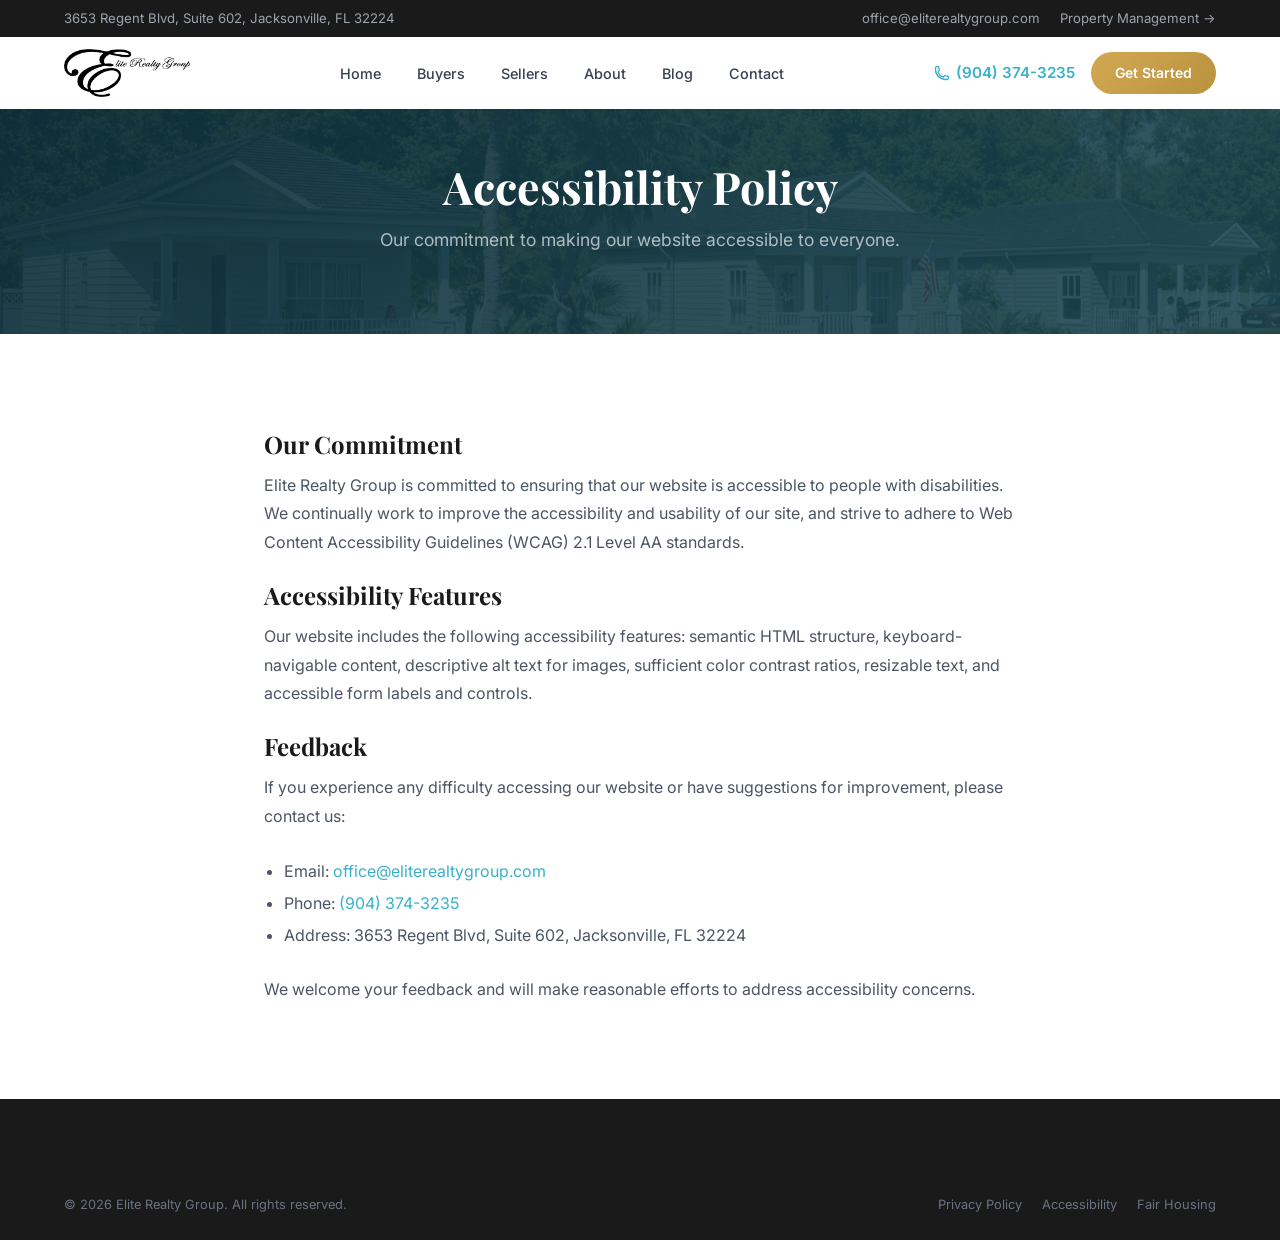
<file: accessibility.html>
<!DOCTYPE html>
<html lang="en">
<head>
    <meta charset="UTF-8">
    <meta name="viewport" content="width=device-width, initial-scale=1.0">
    <title>Accessibility | Elite Realty Group</title>
    <link rel="preconnect" href="https://fonts.googleapis.com">
    <link rel="preconnect" href="https://fonts.gstatic.com" crossorigin>
    <link href="https://fonts.googleapis.com/css2?family=Inter:wght@300;400;500;600;700&family=Playfair+Display:wght@400;600;700&display=swap" rel="stylesheet">
    <link rel="stylesheet" href="css/styles.css">
    <!-- Google tag (gtag.js) -->
    <script async src="https://www.googletagmanager.com/gtag/js?id=UA-117538098-1"></script>
    <script>window.dataLayer=window.dataLayer||[];function gtag(){dataLayer.push(arguments);}gtag('js',new Date());gtag('config','UA-117538098-1');</script>
    <!-- Google Tag Manager -->
    <script>(function(w,d,s,l,i){w[l]=w[l]||[];w[l].push({'gtm.start':new Date().getTime(),event:'gtm.js'});var f=d.getElementsByTagName(s)[0],j=d.createElement(s),dl=l!='dataLayer'?'&l='+l:'';j.async=true;j.src='https://www.googletagmanager.com/gtm.js?id='+i+dl;f.parentNode.insertBefore(j,f);})(window,document,'script','dataLayer','GTM-KVWMMFK');</script>
</head>
<body>
<a href="#main-content" class="skip-link">Skip to main content</a>
<header class="header" role="banner">
    <div class="header-top">
        <div class="container">
            <div class="header-top-left"><span>3653 Regent Blvd, Suite 602, Jacksonville, FL 32224</span></div>
            <div class="header-top-right">
                <a href="mailto:office@eliterealtygroup.com">office@eliterealtygroup.com</a>
                <a href="https://suprapm.com" target="_blank" rel="noopener noreferrer">Property Management &rarr;</a>
            </div>
        </div>
    </div>
    <div class="header-main">
        <div class="container">
            <a href="index.html" class="logo"><img src="images/logo.png" alt="Elite Realty Group" class="logo-dark"></a>
            <nav class="nav" role="navigation" aria-label="Main navigation">
                <a href="index.html">Home</a><a href="buyers.html">Buyers</a><a href="sellers.html">Sellers</a><a href="about.html">About</a><a href="blog/index.html">Blog</a><a href="contact.html">Contact</a>
            </nav>
            <div class="header-actions">
                <a href="tel:9043743235" class="header-phone"><svg aria-hidden="true" xmlns="http://www.w3.org/2000/svg" fill="none" viewBox="0 0 24 24" stroke-width="2" stroke="currentColor"><path stroke-linecap="round" stroke-linejoin="round" d="M2.25 6.75c0 8.284 6.716 15 15 15h2.25a2.25 2.25 0 002.25-2.25v-1.372c0-.516-.351-.966-.852-1.091l-4.423-1.106c-.44-.11-.902.055-1.173.417l-.97 1.293c-.282.376-.769.542-1.21.38a12.035 12.035 0 01-7.143-7.143c-.162-.441.004-.928.38-1.21l1.293-.97c.363-.271.527-.734.417-1.173L6.963 3.102a1.125 1.125 0 00-1.091-.852H4.5A2.25 2.25 0 002.25 4.5v2.25z"/></svg>(904) 374-3235</a>
                <a href="contact.html" class="btn btn-gold btn-sm">Get Started</a>
            </div>
            <button class="nav-toggle" aria-label="Toggle navigation" aria-expanded="false"><span></span><span></span><span></span></button>
        </div>
    </div>
</header>

<main id="main-content">

<section class="page-hero">
    <div class="container">
        <h1>Accessibility Policy</h1>
        <p>Our commitment to making our website accessible to everyone.</p>
    </div>
</section>

<section class="section">
    <div class="container" style="max-width: 800px;">
        <div class="reveal">
            <h3 style="margin-bottom: 12px;">Our Commitment</h3>
            <p style="color: var(--color-gray-600); line-height: 1.8; margin-bottom: 24px;">Elite Realty Group is committed to ensuring that our website is accessible to people with disabilities. We continually work to improve the accessibility and usability of our site, and strive to adhere to Web Content Accessibility Guidelines (WCAG) 2.1 Level AA standards.</p>

            <h3 style="margin-bottom: 12px;">Accessibility Features</h3>
            <p style="color: var(--color-gray-600); line-height: 1.8; margin-bottom: 24px;">Our website includes the following accessibility features: semantic HTML structure, keyboard-navigable content, descriptive alt text for images, sufficient color contrast ratios, resizable text, and accessible form labels and controls.</p>

            <h3 style="margin-bottom: 12px;">Feedback</h3>
            <p style="color: var(--color-gray-600); line-height: 1.8; margin-bottom: 24px;">If you experience any difficulty accessing our website or have suggestions for improvement, please contact us:</p>
            <ul style="color: var(--color-gray-600); line-height: 2; margin-bottom: 24px; padding-left: 20px;">
                <li>Email: <a href="mailto:office@eliterealtygroup.com">office@eliterealtygroup.com</a></li>
                <li>Phone: <a href="tel:9043743235">(904) 374-3235</a></li>
                <li>Address: 3653 Regent Blvd, Suite 602, Jacksonville, FL 32224</li>
            </ul>
            <p style="color: var(--color-gray-600); line-height: 1.8;">We welcome your feedback and will make reasonable efforts to address accessibility concerns.</p>
        </div>
    </div>
</section>

</main>

<footer class="footer" role="contentinfo">
    <div class="container">
        <div class="footer-bottom" style="border: none;">
            <span>&copy; 2026 Elite Realty Group. All rights reserved.</span>
            <div class="footer-legal">
                <a href="privacy-policy.html">Privacy Policy</a>
                <a href="accessibility.html">Accessibility</a>
                <a href="fair-housing.html">Fair Housing</a>
            </div>
        </div>
    </div>
</footer>

<script src="js/app.js"></script>
</body>
</html>
</file>
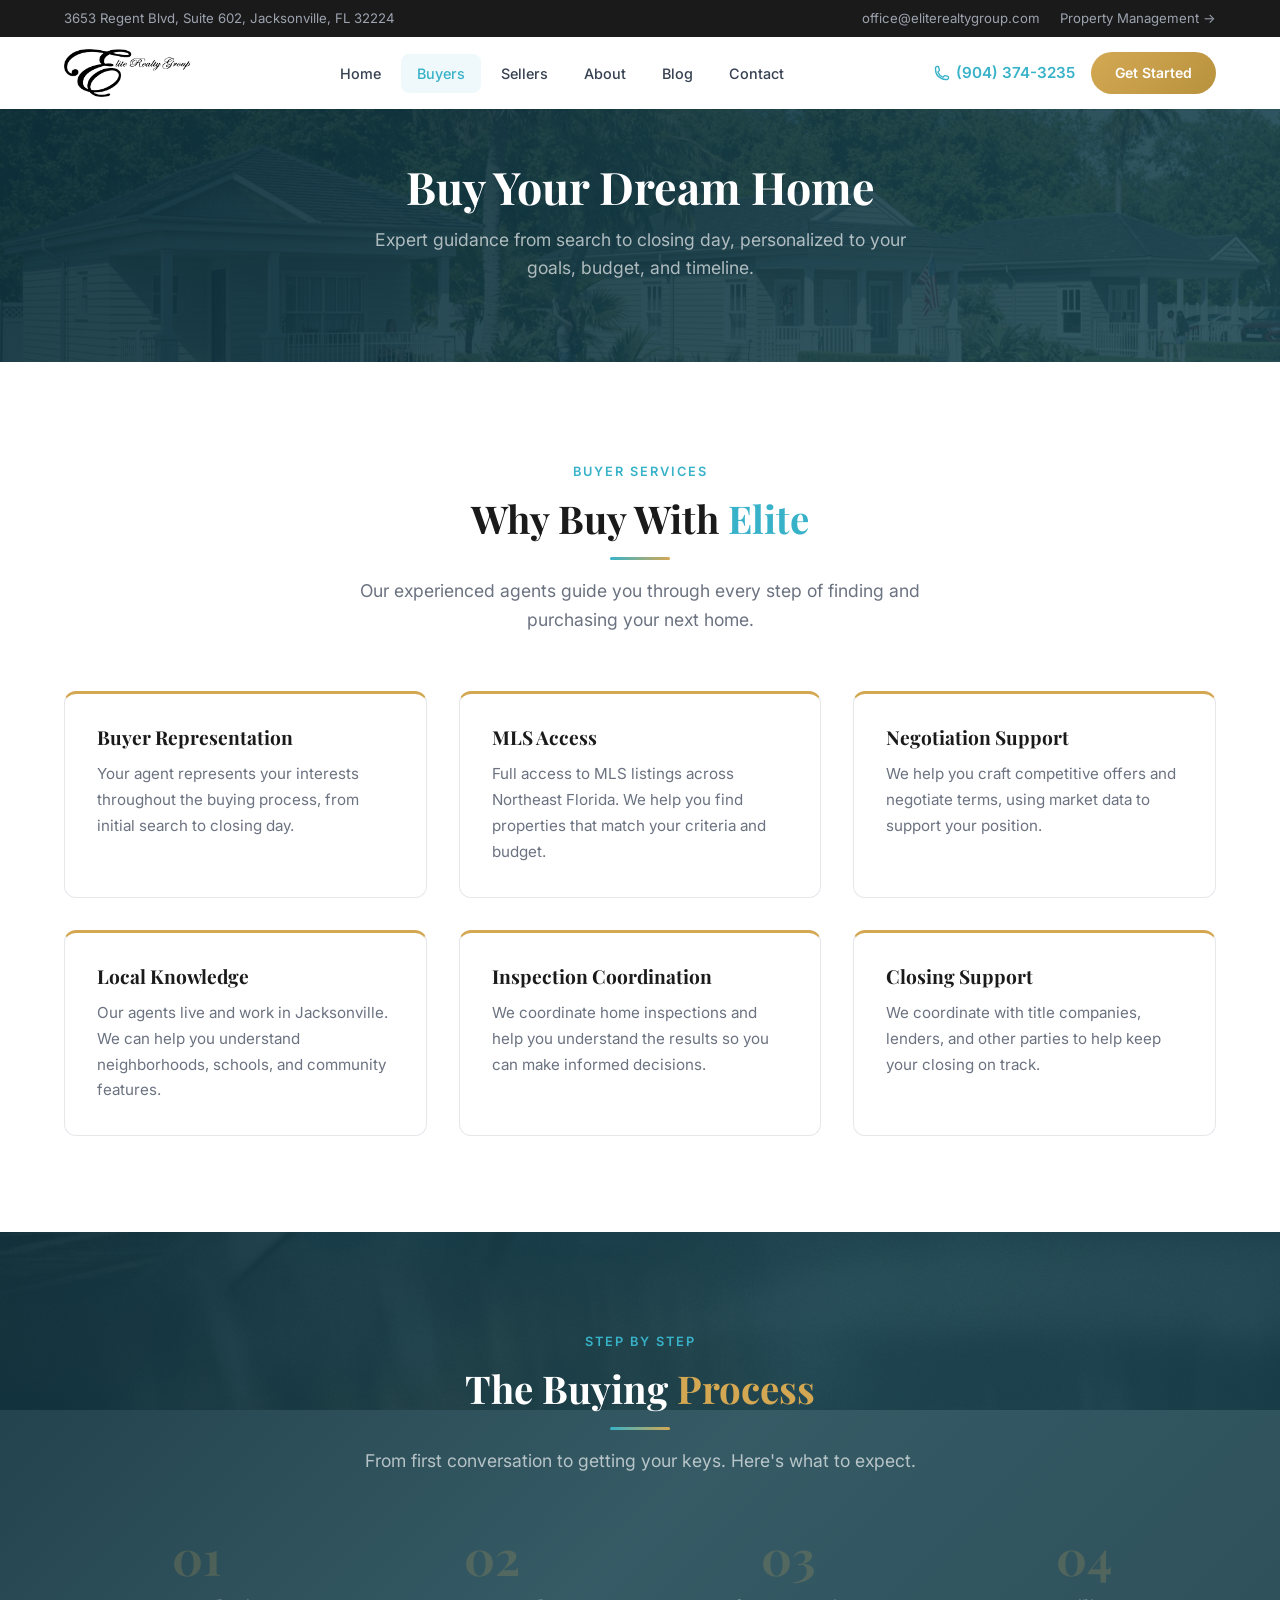
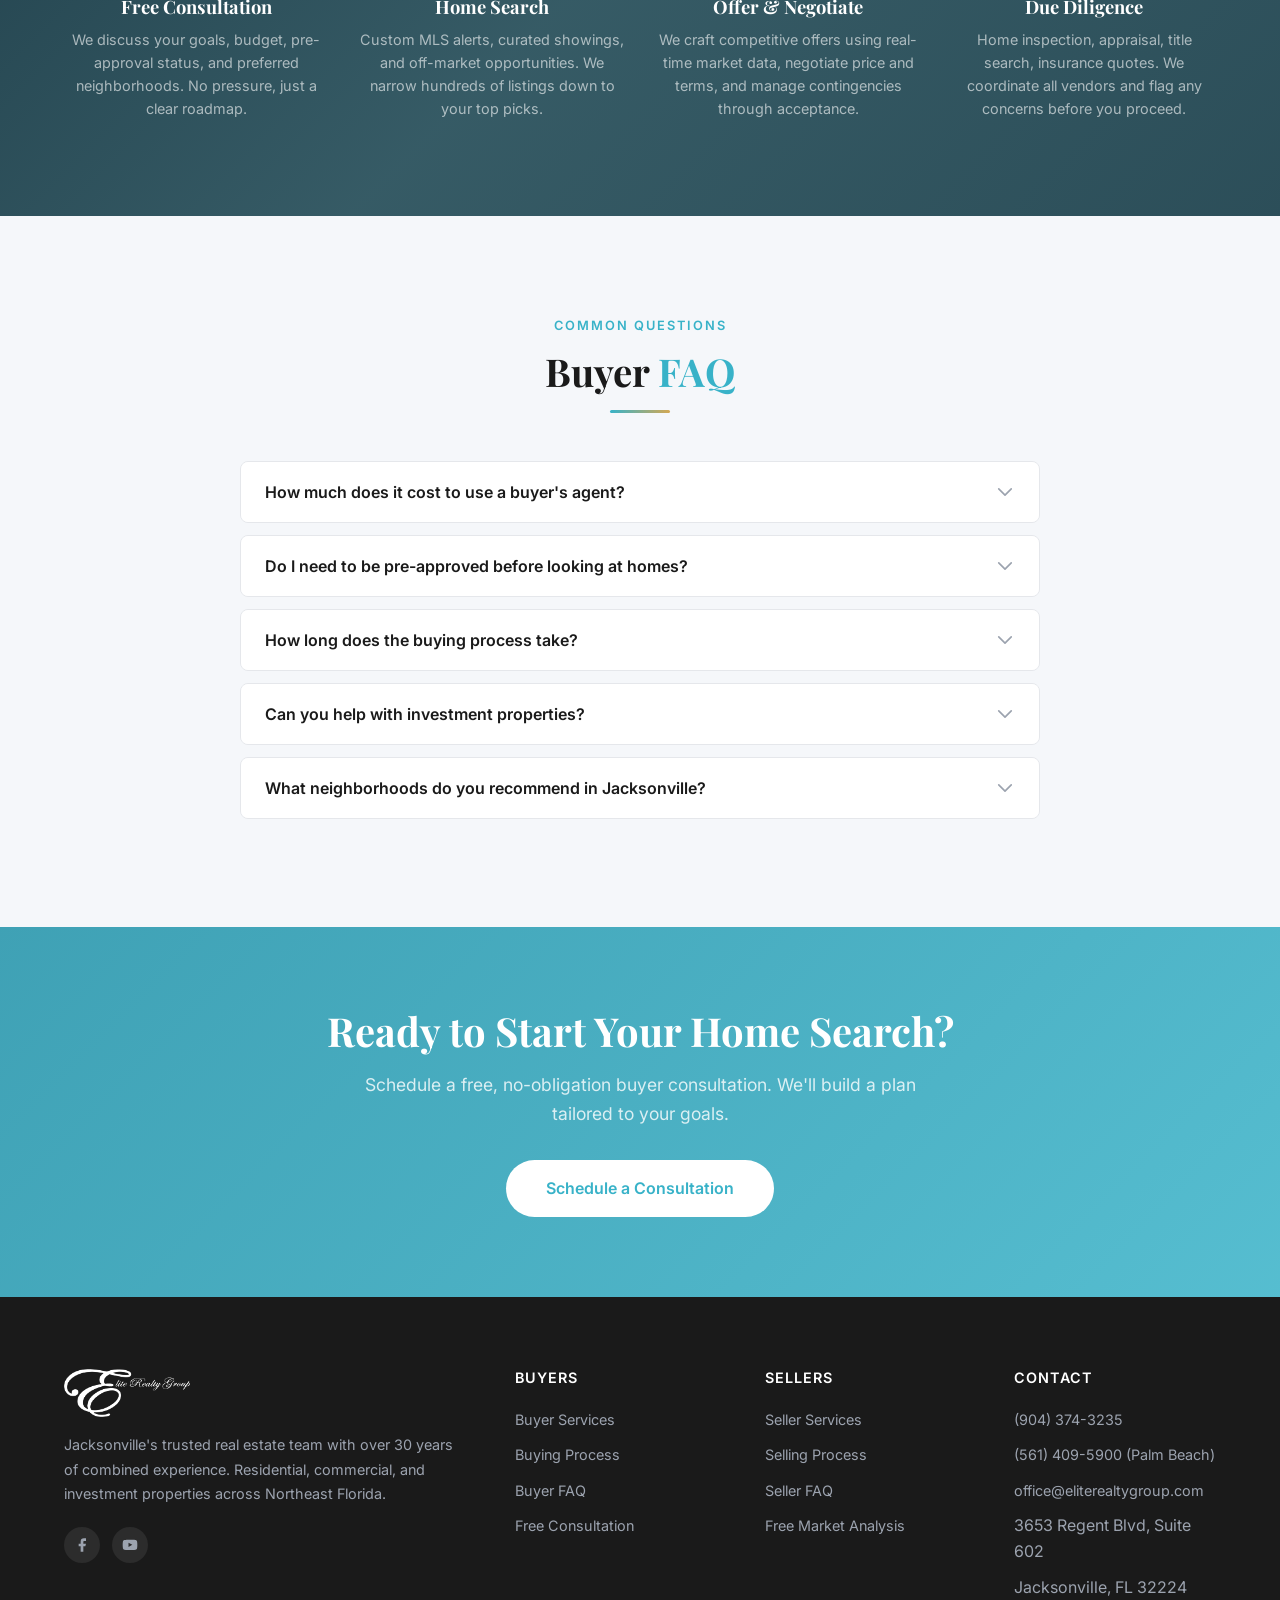
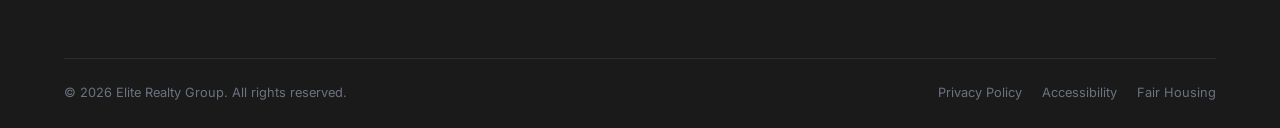
<file: buyers.html>
<!DOCTYPE html>
<html lang="en">
<head>
    <meta charset="UTF-8">
    <meta name="viewport" content="width=device-width, initial-scale=1.0">
    <title>Buy a Home | Elite Realty Group | Jacksonville FL</title>
    <meta name="description" content="Find your dream home in Jacksonville, FL with Elite Realty Group. Expert buyer representation, MLS access, and personalized guidance through every step of the buying process.">
    <link rel="preconnect" href="https://fonts.googleapis.com">
    <link rel="preconnect" href="https://fonts.gstatic.com" crossorigin>
    <link href="https://fonts.googleapis.com/css2?family=Inter:wght@300;400;500;600;700&family=Playfair+Display:wght@400;600;700&display=swap" rel="stylesheet">
    <link rel="stylesheet" href="css/styles.css">
    <!-- Google tag (gtag.js) -->
    <script async src="https://www.googletagmanager.com/gtag/js?id=UA-117538098-1"></script>
    <script>window.dataLayer=window.dataLayer||[];function gtag(){dataLayer.push(arguments);}gtag('js',new Date());gtag('config','UA-117538098-1');</script>
    <!-- Google Tag Manager -->
    <script>(function(w,d,s,l,i){w[l]=w[l]||[];w[l].push({'gtm.start':new Date().getTime(),event:'gtm.js'});var f=d.getElementsByTagName(s)[0],j=d.createElement(s),dl=l!='dataLayer'?'&l='+l:'';j.async=true;j.src='https://www.googletagmanager.com/gtm.js?id='+i+dl;f.parentNode.insertBefore(j,f);})(window,document,'script','dataLayer','GTM-KVWMMFK');</script>
</head>
<body>
<a href="#main-content" class="skip-link">Skip to main content</a>
<!-- Header -->
<header class="header" role="banner">
    <div class="header-top">
        <div class="container">
            <div class="header-top-left">
                <span>3653 Regent Blvd, Suite 602, Jacksonville, FL 32224</span>
            </div>
            <div class="header-top-right">
                <a href="mailto:office@eliterealtygroup.com">office@eliterealtygroup.com</a>
                <a href="https://suprapm.com" target="_blank" rel="noopener noreferrer">Property Management &rarr;</a>
            </div>
        </div>
    </div>
    <div class="header-main">
        <div class="container">
            <a href="index.html" class="logo"><img src="images/logo.png" alt="Elite Realty Group" class="logo-dark"></a>
            <nav class="nav" role="navigation" aria-label="Main navigation">
                <a href="index.html">Home</a>
                <a href="buyers.html" class="active">Buyers</a>
                <a href="sellers.html">Sellers</a>
                <a href="about.html">About</a>
                <a href="blog/index.html">Blog</a>
                <a href="contact.html">Contact</a>
            </nav>
            <div class="header-actions">
                <a href="tel:9043743235" class="header-phone">
                    <svg aria-hidden="true" xmlns="http://www.w3.org/2000/svg" fill="none" viewBox="0 0 24 24" stroke-width="2" stroke="currentColor"><path stroke-linecap="round" stroke-linejoin="round" d="M2.25 6.75c0 8.284 6.716 15 15 15h2.25a2.25 2.25 0 002.25-2.25v-1.372c0-.516-.351-.966-.852-1.091l-4.423-1.106c-.44-.11-.902.055-1.173.417l-.97 1.293c-.282.376-.769.542-1.21.38a12.035 12.035 0 01-7.143-7.143c-.162-.441.004-.928.38-1.21l1.293-.97c.363-.271.527-.734.417-1.173L6.963 3.102a1.125 1.125 0 00-1.091-.852H4.5A2.25 2.25 0 002.25 4.5v2.25z"/></svg>
                    (904) 374-3235
                </a>
                <a href="contact.html" class="btn btn-gold btn-sm">Get Started</a>
            </div>
            <button class="nav-toggle" aria-label="Toggle navigation" aria-expanded="false">
                <span></span><span></span><span></span>
            </button>
        </div>
    </div>
</header>

<main id="main-content">

<!-- Page Hero -->
<section class="page-hero">
    <div class="container">
        <h1>Buy Your Dream Home</h1>
        <p>Expert guidance from search to closing day, personalized to your goals, budget, and timeline.</p>
    </div>
</section>

<!-- Why Choose Us for Buying -->
<section class="section">
    <div class="container">
        <div class="text-center reveal">
            <span class="section-label">Buyer Services</span>
            <h2 class="section-title center">Why Buy With <span>Elite</span></h2>
            <p class="section-subtitle center">Our experienced agents guide you through every step of finding and purchasing your next home.</p>
        </div>
        <div class="grid-3" style="margin-top: 56px;">
            <div class="card card-gold-top reveal">
                <h3>Buyer Representation</h3>
                <p>Your agent represents your interests throughout the buying process, from initial search to closing day.</p>
            </div>
            <div class="card card-gold-top reveal">
                <h3>MLS Access</h3>
                <p>Full access to MLS listings across Northeast Florida. We help you find properties that match your criteria and budget.</p>
            </div>
            <div class="card card-gold-top reveal">
                <h3>Negotiation Support</h3>
                <p>We help you craft competitive offers and negotiate terms, using market data to support your position.</p>
            </div>
            <div class="card card-gold-top reveal">
                <h3>Local Knowledge</h3>
                <p>Our agents live and work in Jacksonville. We can help you understand neighborhoods, schools, and community features.</p>
            </div>
            <div class="card card-gold-top reveal">
                <h3>Inspection Coordination</h3>
                <p>We coordinate home inspections and help you understand the results so you can make informed decisions.</p>
            </div>
            <div class="card card-gold-top reveal">
                <h3>Closing Support</h3>
                <p>We coordinate with title companies, lenders, and other parties to help keep your closing on track.</p>
            </div>
        </div>
    </div>
</section>

<!-- Buying Process -->
<section class="process-section" id="process">
    <div class="container">
        <div class="text-center reveal">
            <span class="section-label">Step by Step</span>
            <h2 class="section-title center" style="color: var(--color-white);">The Buying <span style="color: var(--color-gold);">Process</span></h2>
            <p class="section-subtitle center">From first conversation to getting your keys. Here's what to expect.</p>
        </div>
        <div class="process-grid">
            <div class="process-step reveal">
                <div class="process-number">01</div>
                <h3>Free Consultation</h3>
                <p>We discuss your goals, budget, pre-approval status, and preferred neighborhoods. No pressure, just a clear roadmap.</p>
            </div>
            <div class="process-step reveal">
                <div class="process-number">02</div>
                <h3>Home Search</h3>
                <p>Custom MLS alerts, curated showings, and off-market opportunities. We narrow hundreds of listings down to your top picks.</p>
            </div>
            <div class="process-step reveal">
                <div class="process-number">03</div>
                <h3>Offer & Negotiate</h3>
                <p>We craft competitive offers using real-time market data, negotiate price and terms, and manage contingencies through acceptance.</p>
            </div>
            <div class="process-step reveal">
                <div class="process-number">04</div>
                <h3>Due Diligence</h3>
                <p>Home inspection, appraisal, title search, insurance quotes. We coordinate all vendors and flag any concerns before you proceed.</p>
            </div>
        </div>
    </div>
</section>

<!-- Buyer FAQ -->
<section class="section section-alt" id="faq">
    <div class="container">
        <div class="text-center reveal">
            <span class="section-label">Common Questions</span>
            <h2 class="section-title center">Buyer <span>FAQ</span></h2>
        </div>
        <div class="faq-list">
            <div class="faq-item reveal">
                <button class="faq-question" aria-expanded="false" aria-controls="buyers-faq-answer-1">
                    How much does it cost to use a buyer's agent?
                    <svg aria-hidden="true" xmlns="http://www.w3.org/2000/svg" fill="none" viewBox="0 0 24 24" stroke-width="2" stroke="currentColor"><path stroke-linecap="round" stroke-linejoin="round" d="M19.5 8.25l-7.5 7.5-7.5-7.5"/></svg>
                </button>
                <div class="faq-answer" id="buyers-faq-answer-1" role="region">
                    <div class="faq-answer-inner">In most transactions, buyer agent compensation is offered by the seller or negotiated as part of the purchase agreement. We'll explain exactly how it works in your free consultation so there are no surprises.</div>
                </div>
            </div>
            <div class="faq-item reveal">
                <button class="faq-question" aria-expanded="false" aria-controls="buyers-faq-answer-2">
                    Do I need to be pre-approved before looking at homes?
                    <svg aria-hidden="true" xmlns="http://www.w3.org/2000/svg" fill="none" viewBox="0 0 24 24" stroke-width="2" stroke="currentColor"><path stroke-linecap="round" stroke-linejoin="round" d="M19.5 8.25l-7.5 7.5-7.5-7.5"/></svg>
                </button>
                <div class="faq-answer" id="buyers-faq-answer-2" role="region">
                    <div class="faq-answer-inner">We recommend getting pre-approved early. It strengthens your offer and helps us search in the right price range. We can connect you with trusted local lenders if needed.</div>
                </div>
            </div>
            <div class="faq-item reveal">
                <button class="faq-question" aria-expanded="false" aria-controls="buyers-faq-answer-3">
                    How long does the buying process take?
                    <svg aria-hidden="true" xmlns="http://www.w3.org/2000/svg" fill="none" viewBox="0 0 24 24" stroke-width="2" stroke="currentColor"><path stroke-linecap="round" stroke-linejoin="round" d="M19.5 8.25l-7.5 7.5-7.5-7.5"/></svg>
                </button>
                <div class="faq-answer" id="buyers-faq-answer-3" role="region">
                    <div class="faq-answer-inner">From accepted offer to closing typically takes 30-45 days. The home search phase varies. Some clients find the right home in a week, others take a few months. We work on your timeline.</div>
                </div>
            </div>
            <div class="faq-item reveal">
                <button class="faq-question" aria-expanded="false" aria-controls="buyers-faq-answer-4">
                    Can you help with investment properties?
                    <svg aria-hidden="true" xmlns="http://www.w3.org/2000/svg" fill="none" viewBox="0 0 24 24" stroke-width="2" stroke="currentColor"><path stroke-linecap="round" stroke-linejoin="round" d="M19.5 8.25l-7.5 7.5-7.5-7.5"/></svg>
                </button>
                <div class="faq-answer" id="buyers-faq-answer-4" role="region">
                    <div class="faq-answer-inner">Absolutely. We specialize in identifying high-yield investment properties and can run cash flow analysis on any listing. Once you close, our sister company SUPRA PM can handle the property management.</div>
                </div>
            </div>
            <div class="faq-item reveal">
                <button class="faq-question" aria-expanded="false" aria-controls="buyers-faq-answer-5">
                    What neighborhoods do you recommend in Jacksonville?
                    <svg aria-hidden="true" xmlns="http://www.w3.org/2000/svg" fill="none" viewBox="0 0 24 24" stroke-width="2" stroke="currentColor"><path stroke-linecap="round" stroke-linejoin="round" d="M19.5 8.25l-7.5 7.5-7.5-7.5"/></svg>
                </button>
                <div class="faq-answer" id="buyers-faq-answer-5" role="region">
                    <div class="faq-answer-inner">It depends on your priorities: walkability, schools, waterfront, investment potential, or commute time. We serve 15+ areas from the Beaches to Mandarin to St. Augustine, and we'll match you with the neighborhood that fits your lifestyle.</div>
                </div>
            </div>
        </div>
    </div>
</section>

<!-- CTA Banner -->
<section class="cta-banner">
    <div class="container">
        <h2>Ready to Start Your Home Search?</h2>
        <p>Schedule a free, no-obligation buyer consultation. We'll build a plan tailored to your goals.</p>
        <a href="contact.html" class="btn btn-white">Schedule a Consultation</a>
    </div>
</section>

<!-- Footer -->
</main>

<footer class="footer" role="contentinfo">
    <div class="container">
        <div class="footer-grid">
            <div class="footer-brand">
                <a href="index.html"><img src="images/logo.png" alt="Elite Realty Group" style="height: 48px; margin-bottom: 16px;"></a>
                <p>Jacksonville's trusted real estate team with over 30 years of combined experience. Residential, commercial, and investment properties across Northeast Florida.</p>
                <div class="footer-social">
                    <a href="https://www.facebook.com/eliterealtygroupofjax" target="_blank" rel="noopener noreferrer" aria-label="Facebook">
                        <svg aria-hidden="true" xmlns="http://www.w3.org/2000/svg" width="16" height="16" fill="currentColor" viewBox="0 0 24 24"><path d="M18 2h-3a5 5 0 00-5 5v3H7v4h3v8h4v-8h3l1-4h-4V7a1 1 0 011-1h3z"/></svg>
                    </a>
                    <a href="https://www.youtube.com" target="_blank" rel="noopener noreferrer" aria-label="YouTube">
                        <svg aria-hidden="true" xmlns="http://www.w3.org/2000/svg" width="16" height="16" fill="currentColor" viewBox="0 0 24 24"><path d="M22.54 6.42a2.78 2.78 0 00-1.94-2C18.88 4 12 4 12 4s-6.88 0-8.6.46a2.78 2.78 0 00-1.94 2A29 29 0 001 11.75a29 29 0 00.46 5.33A2.78 2.78 0 003.4 19.1c1.72.46 8.6.46 8.6.46s6.88 0 8.6-.46a2.78 2.78 0 001.94-2 29 29 0 00.46-5.25 29 29 0 00-.46-5.43zM9.75 15.02V8.48l5.75 3.27-5.75 3.27z"/></svg>
                    </a>
                </div>
            </div>
            <div class="footer-col">
                <h4>Buyers</h4>
                <ul>
                    <li><a href="buyers.html">Buyer Services</a></li>
                    <li><a href="buyers.html#process">Buying Process</a></li>
                    <li><a href="buyers.html#faq">Buyer FAQ</a></li>
                    <li><a href="contact.html">Free Consultation</a></li>
                </ul>
            </div>
            <div class="footer-col">
                <h4>Sellers</h4>
                <ul>
                    <li><a href="sellers.html">Seller Services</a></li>
                    <li><a href="sellers.html#process">Selling Process</a></li>
                    <li><a href="sellers.html#faq">Seller FAQ</a></li>
                    <li><a href="contact.html">Free Market Analysis</a></li>
                </ul>
            </div>
            <div class="footer-col">
                <h4>Contact</h4>
                <ul>
                    <li><a href="tel:9043743235">(904) 374-3235</a></li>
                    <li><a href="tel:5614095900">(561) 409-5900 (Palm Beach)</a></li>
                    <li><a href="mailto:office@eliterealtygroup.com">office@eliterealtygroup.com</a></li>
                    <li>3653 Regent Blvd, Suite 602</li>
                    <li>Jacksonville, FL 32224</li>
                </ul>
            </div>
        </div>
        <div class="footer-bottom">
            <span>&copy; 2026 Elite Realty Group. All rights reserved.</span>
            <div class="footer-legal">
                <a href="privacy-policy.html">Privacy Policy</a>
                <a href="accessibility.html">Accessibility</a>
                <a href="fair-housing.html">Fair Housing</a>
            </div>
        </div>
    </div>
</footer>

<script src="js/app.js"></script>
</body>
</html>
</file>
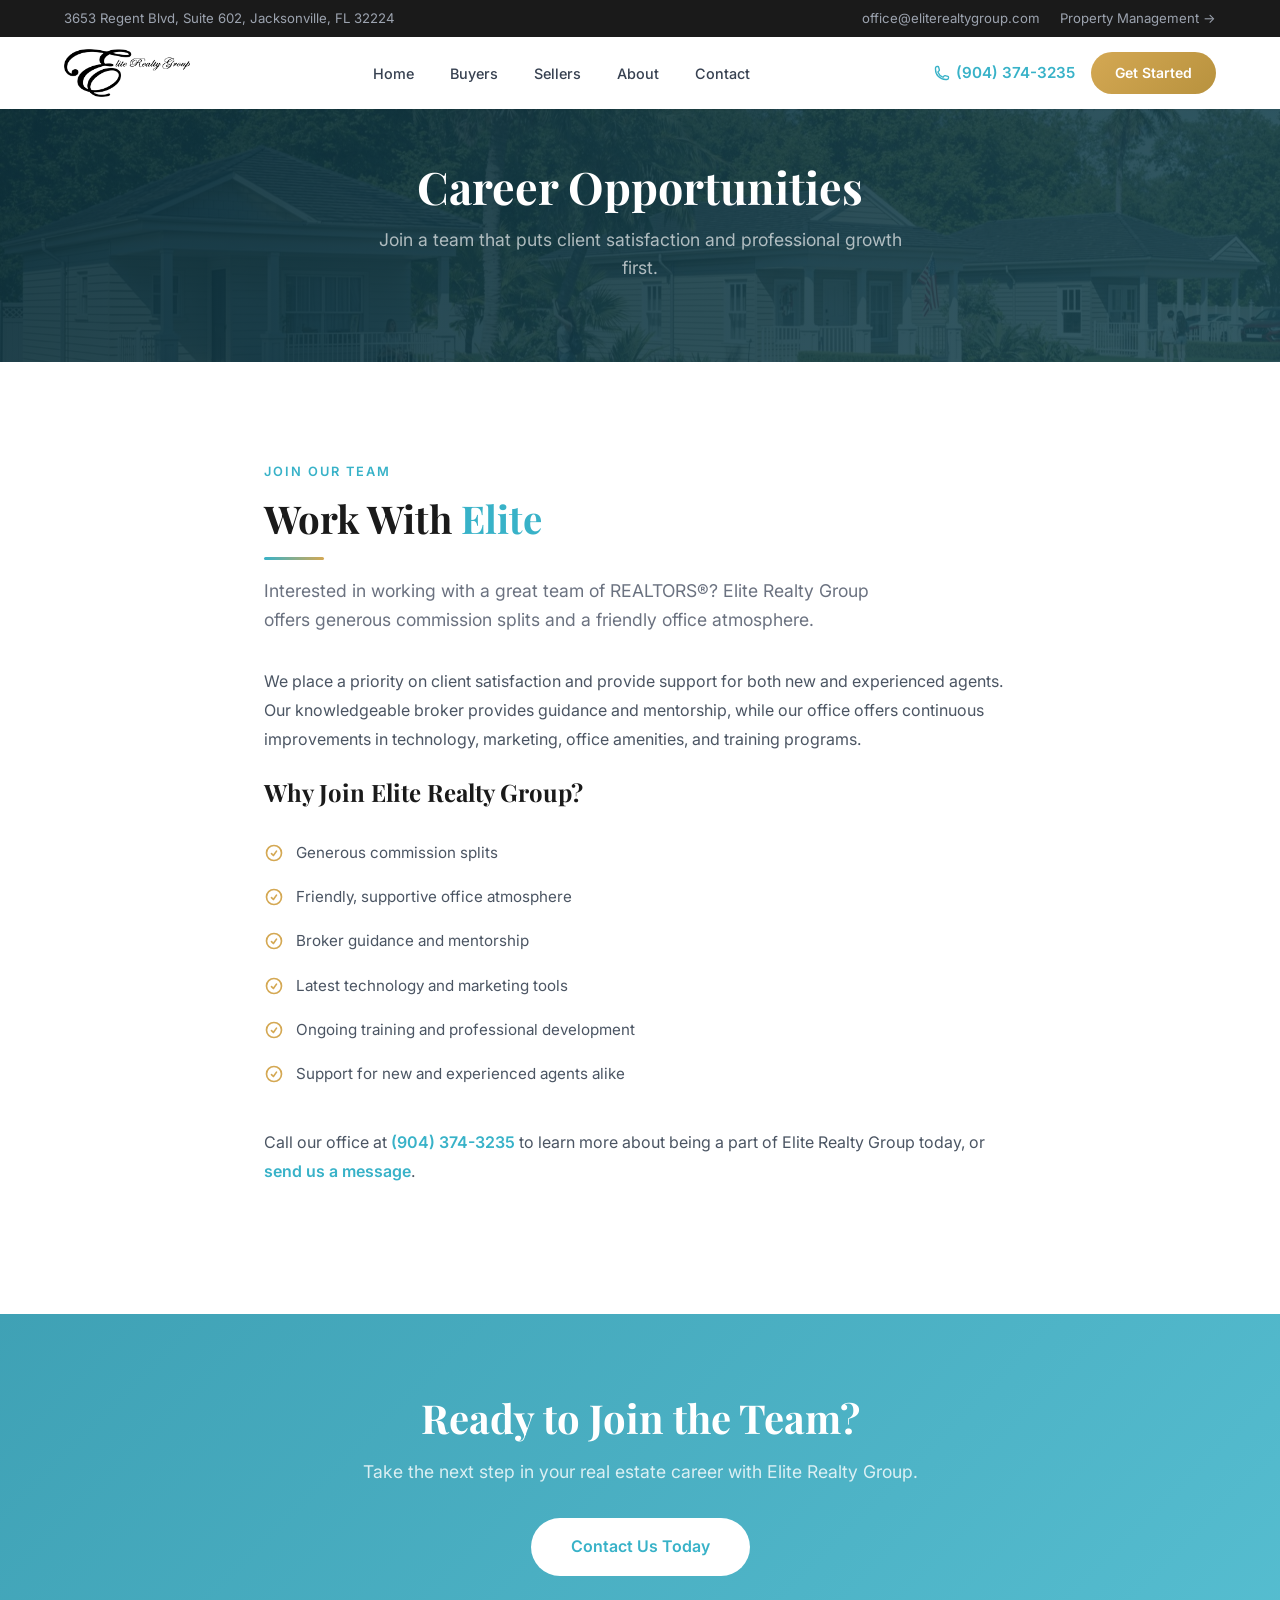
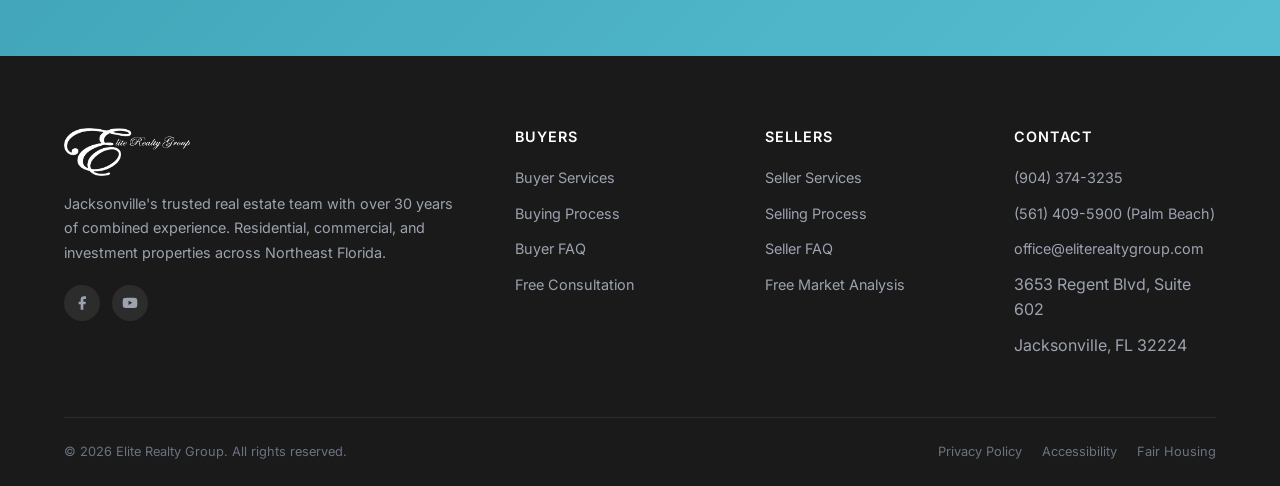
<file: careers.html>
<!DOCTYPE html>
<html lang="en">
<head>
    <meta charset="UTF-8">
    <meta name="viewport" content="width=device-width, initial-scale=1.0">
    <title>Careers | Elite Realty Group | Jacksonville FL</title>
    <meta name="description" content="Join the Elite Realty Group team. We offer generous commission splits, a friendly office atmosphere, and support for both new and experienced agents.">
    <link rel="preconnect" href="https://fonts.googleapis.com">
    <link rel="preconnect" href="https://fonts.gstatic.com" crossorigin>
    <link href="https://fonts.googleapis.com/css2?family=Inter:wght@300;400;500;600;700&family=Playfair+Display:wght@400;600;700&display=swap" rel="stylesheet">
    <link rel="stylesheet" href="css/styles.css">
    <!-- Google tag (gtag.js) -->
    <script async src="https://www.googletagmanager.com/gtag/js?id=UA-117538098-1"></script>
    <script>window.dataLayer=window.dataLayer||[];function gtag(){dataLayer.push(arguments);}gtag('js',new Date());gtag('config','UA-117538098-1');</script>
    <!-- Google Tag Manager -->
    <script>(function(w,d,s,l,i){w[l]=w[l]||[];w[l].push({'gtm.start':new Date().getTime(),event:'gtm.js'});var f=d.getElementsByTagName(s)[0],j=d.createElement(s),dl=l!='dataLayer'?'&l='+l:'';j.async=true;j.src='https://www.googletagmanager.com/gtm.js?id='+i+dl;f.parentNode.insertBefore(j,f);})(window,document,'script','dataLayer','GTM-KVWMMFK');</script>
</head>
<body>
<a href="#main-content" class="skip-link">Skip to main content</a>
<!-- Header -->
<header class="header" role="banner">
    <div class="header-top">
        <div class="container">
            <div class="header-top-left">
                <span>3653 Regent Blvd, Suite 602, Jacksonville, FL 32224</span>
            </div>
            <div class="header-top-right">
                <a href="mailto:office@eliterealtygroup.com">office@eliterealtygroup.com</a>
                <a href="https://suprapm.com" target="_blank" rel="noopener noreferrer">Property Management &rarr;</a>
            </div>
        </div>
    </div>
    <div class="header-main">
        <div class="container">
            <a href="index.html" class="logo"><img src="images/logo.png" alt="Elite Realty Group" class="logo-dark"></a>
            <nav class="nav" role="navigation" aria-label="Main navigation">
                <a href="index.html">Home</a>
                <a href="buyers.html">Buyers</a>
                <a href="sellers.html">Sellers</a>
                <a href="about.html">About</a>
                <a href="contact.html">Contact</a>
            </nav>
            <div class="header-actions">
                <a href="tel:9043743235" class="header-phone">
                    <svg aria-hidden="true" xmlns="http://www.w3.org/2000/svg" fill="none" viewBox="0 0 24 24" stroke-width="2" stroke="currentColor"><path stroke-linecap="round" stroke-linejoin="round" d="M2.25 6.75c0 8.284 6.716 15 15 15h2.25a2.25 2.25 0 002.25-2.25v-1.372c0-.516-.351-.966-.852-1.091l-4.423-1.106c-.44-.11-.902.055-1.173.417l-.97 1.293c-.282.376-.769.542-1.21.38a12.035 12.035 0 01-7.143-7.143c-.162-.441.004-.928.38-1.21l1.293-.97c.363-.271.527-.734.417-1.173L6.963 3.102a1.125 1.125 0 00-1.091-.852H4.5A2.25 2.25 0 002.25 4.5v2.25z"/></svg>
                    (904) 374-3235
                </a>
                <a href="contact.html" class="btn btn-gold btn-sm">Get Started</a>
            </div>
            <button class="nav-toggle" aria-label="Toggle navigation" aria-expanded="false">
                <span></span><span></span><span></span>
            </button>
        </div>
    </div>
</header>

<main id="main-content">

<!-- Page Hero -->
<section class="page-hero">
    <div class="container">
        <h1>Career Opportunities</h1>
        <p>Join a team that puts client satisfaction and professional growth first.</p>
    </div>
</section>

<!-- Careers Content -->
<section class="section">
    <div class="container" style="max-width: 800px;">
        <div class="reveal">
            <span class="section-label">Join Our Team</span>
            <h2 class="section-title">Work With <span>Elite</span></h2>
            <p class="section-subtitle" style="margin-bottom: 32px;">Interested in working with a great team of REALTORS&reg;? Elite Realty Group offers generous commission splits and a friendly office atmosphere.</p>

            <p style="color: var(--color-gray-600); line-height: 1.8; margin-bottom: 24px;">We place a priority on client satisfaction and provide support for both new and experienced agents. Our knowledgeable broker provides guidance and mentorship, while our office offers continuous improvements in technology, marketing, office amenities, and training programs.</p>

            <h3 style="margin-bottom: 16px;">Why Join Elite Realty Group?</h3>
            <ul class="about-list" style="margin-bottom: 32px;">
                <li>
                    <svg aria-hidden="true" xmlns="http://www.w3.org/2000/svg" fill="none" viewBox="0 0 24 24" stroke-width="2" stroke="currentColor"><path stroke-linecap="round" stroke-linejoin="round" d="M9 12.75L11.25 15 15 9.75M21 12a9 9 0 11-18 0 9 9 0 0118 0z"/></svg>
                    Generous commission splits
                </li>
                <li>
                    <svg aria-hidden="true" xmlns="http://www.w3.org/2000/svg" fill="none" viewBox="0 0 24 24" stroke-width="2" stroke="currentColor"><path stroke-linecap="round" stroke-linejoin="round" d="M9 12.75L11.25 15 15 9.75M21 12a9 9 0 11-18 0 9 9 0 0118 0z"/></svg>
                    Friendly, supportive office atmosphere
                </li>
                <li>
                    <svg aria-hidden="true" xmlns="http://www.w3.org/2000/svg" fill="none" viewBox="0 0 24 24" stroke-width="2" stroke="currentColor"><path stroke-linecap="round" stroke-linejoin="round" d="M9 12.75L11.25 15 15 9.75M21 12a9 9 0 11-18 0 9 9 0 0118 0z"/></svg>
                    Broker guidance and mentorship
                </li>
                <li>
                    <svg aria-hidden="true" xmlns="http://www.w3.org/2000/svg" fill="none" viewBox="0 0 24 24" stroke-width="2" stroke="currentColor"><path stroke-linecap="round" stroke-linejoin="round" d="M9 12.75L11.25 15 15 9.75M21 12a9 9 0 11-18 0 9 9 0 0118 0z"/></svg>
                    Latest technology and marketing tools
                </li>
                <li>
                    <svg aria-hidden="true" xmlns="http://www.w3.org/2000/svg" fill="none" viewBox="0 0 24 24" stroke-width="2" stroke="currentColor"><path stroke-linecap="round" stroke-linejoin="round" d="M9 12.75L11.25 15 15 9.75M21 12a9 9 0 11-18 0 9 9 0 0118 0z"/></svg>
                    Ongoing training and professional development
                </li>
                <li>
                    <svg aria-hidden="true" xmlns="http://www.w3.org/2000/svg" fill="none" viewBox="0 0 24 24" stroke-width="2" stroke="currentColor"><path stroke-linecap="round" stroke-linejoin="round" d="M9 12.75L11.25 15 15 9.75M21 12a9 9 0 11-18 0 9 9 0 0118 0z"/></svg>
                    Support for new and experienced agents alike
                </li>
            </ul>

            <p style="color: var(--color-gray-600); line-height: 1.8; margin-bottom: 32px;">Call our office at <a href="tel:9043743235" style="font-weight: 600;">(904) 374-3235</a> to learn more about being a part of Elite Realty Group today, or <a href="contact.html" style="font-weight: 600;">send us a message</a>.</p>
        </div>
    </div>
</section>

<!-- CTA Banner -->
<section class="cta-banner">
    <div class="container">
        <h2>Ready to Join the Team?</h2>
        <p>Take the next step in your real estate career with Elite Realty Group.</p>
        <a href="contact.html" class="btn btn-white">Contact Us Today</a>
    </div>
</section>

<!-- Footer -->
</main>

<footer class="footer" role="contentinfo">
    <div class="container">
        <div class="footer-grid">
            <div class="footer-brand">
                <a href="index.html"><img src="images/logo.png" alt="Elite Realty Group" style="height: 48px; margin-bottom: 16px;"></a>
                <p>Jacksonville's trusted real estate team with over 30 years of combined experience. Residential, commercial, and investment properties across Northeast Florida.</p>
                <div class="footer-social">
                    <a href="https://www.facebook.com/eliterealtygroupofjax" target="_blank" rel="noopener noreferrer" aria-label="Facebook">
                        <svg aria-hidden="true" xmlns="http://www.w3.org/2000/svg" width="16" height="16" fill="currentColor" viewBox="0 0 24 24"><path d="M18 2h-3a5 5 0 00-5 5v3H7v4h3v8h4v-8h3l1-4h-4V7a1 1 0 011-1h3z"/></svg>
                    </a>
                    <a href="https://www.youtube.com" target="_blank" rel="noopener noreferrer" aria-label="YouTube">
                        <svg aria-hidden="true" xmlns="http://www.w3.org/2000/svg" width="16" height="16" fill="currentColor" viewBox="0 0 24 24"><path d="M22.54 6.42a2.78 2.78 0 00-1.94-2C18.88 4 12 4 12 4s-6.88 0-8.6.46a2.78 2.78 0 00-1.94 2A29 29 0 001 11.75a29 29 0 00.46 5.33A2.78 2.78 0 003.4 19.1c1.72.46 8.6.46 8.6.46s6.88 0 8.6-.46a2.78 2.78 0 001.94-2 29 29 0 00.46-5.25 29 29 0 00-.46-5.43zM9.75 15.02V8.48l5.75 3.27-5.75 3.27z"/></svg>
                    </a>
                </div>
            </div>
            <div class="footer-col">
                <h4>Buyers</h4>
                <ul>
                    <li><a href="buyers.html">Buyer Services</a></li>
                    <li><a href="buyers.html#process">Buying Process</a></li>
                    <li><a href="buyers.html#faq">Buyer FAQ</a></li>
                    <li><a href="contact.html">Free Consultation</a></li>
                </ul>
            </div>
            <div class="footer-col">
                <h4>Sellers</h4>
                <ul>
                    <li><a href="sellers.html">Seller Services</a></li>
                    <li><a href="sellers.html#process">Selling Process</a></li>
                    <li><a href="sellers.html#faq">Seller FAQ</a></li>
                    <li><a href="contact.html">Free Market Analysis</a></li>
                </ul>
            </div>
            <div class="footer-col">
                <h4>Contact</h4>
                <ul>
                    <li><a href="tel:9043743235">(904) 374-3235</a></li>
                    <li><a href="tel:5614095900">(561) 409-5900 (Palm Beach)</a></li>
                    <li><a href="mailto:office@eliterealtygroup.com">office@eliterealtygroup.com</a></li>
                    <li>3653 Regent Blvd, Suite 602</li>
                    <li>Jacksonville, FL 32224</li>
                </ul>
            </div>
        </div>
        <div class="footer-bottom">
            <span>&copy; 2026 Elite Realty Group. All rights reserved.</span>
            <div class="footer-legal">
                <a href="privacy-policy.html">Privacy Policy</a>
                <a href="accessibility.html">Accessibility</a>
                <a href="fair-housing.html">Fair Housing</a>
            </div>
        </div>
    </div>
</footer>

<script src="js/app.js"></script>
</body>
</html>
</file>
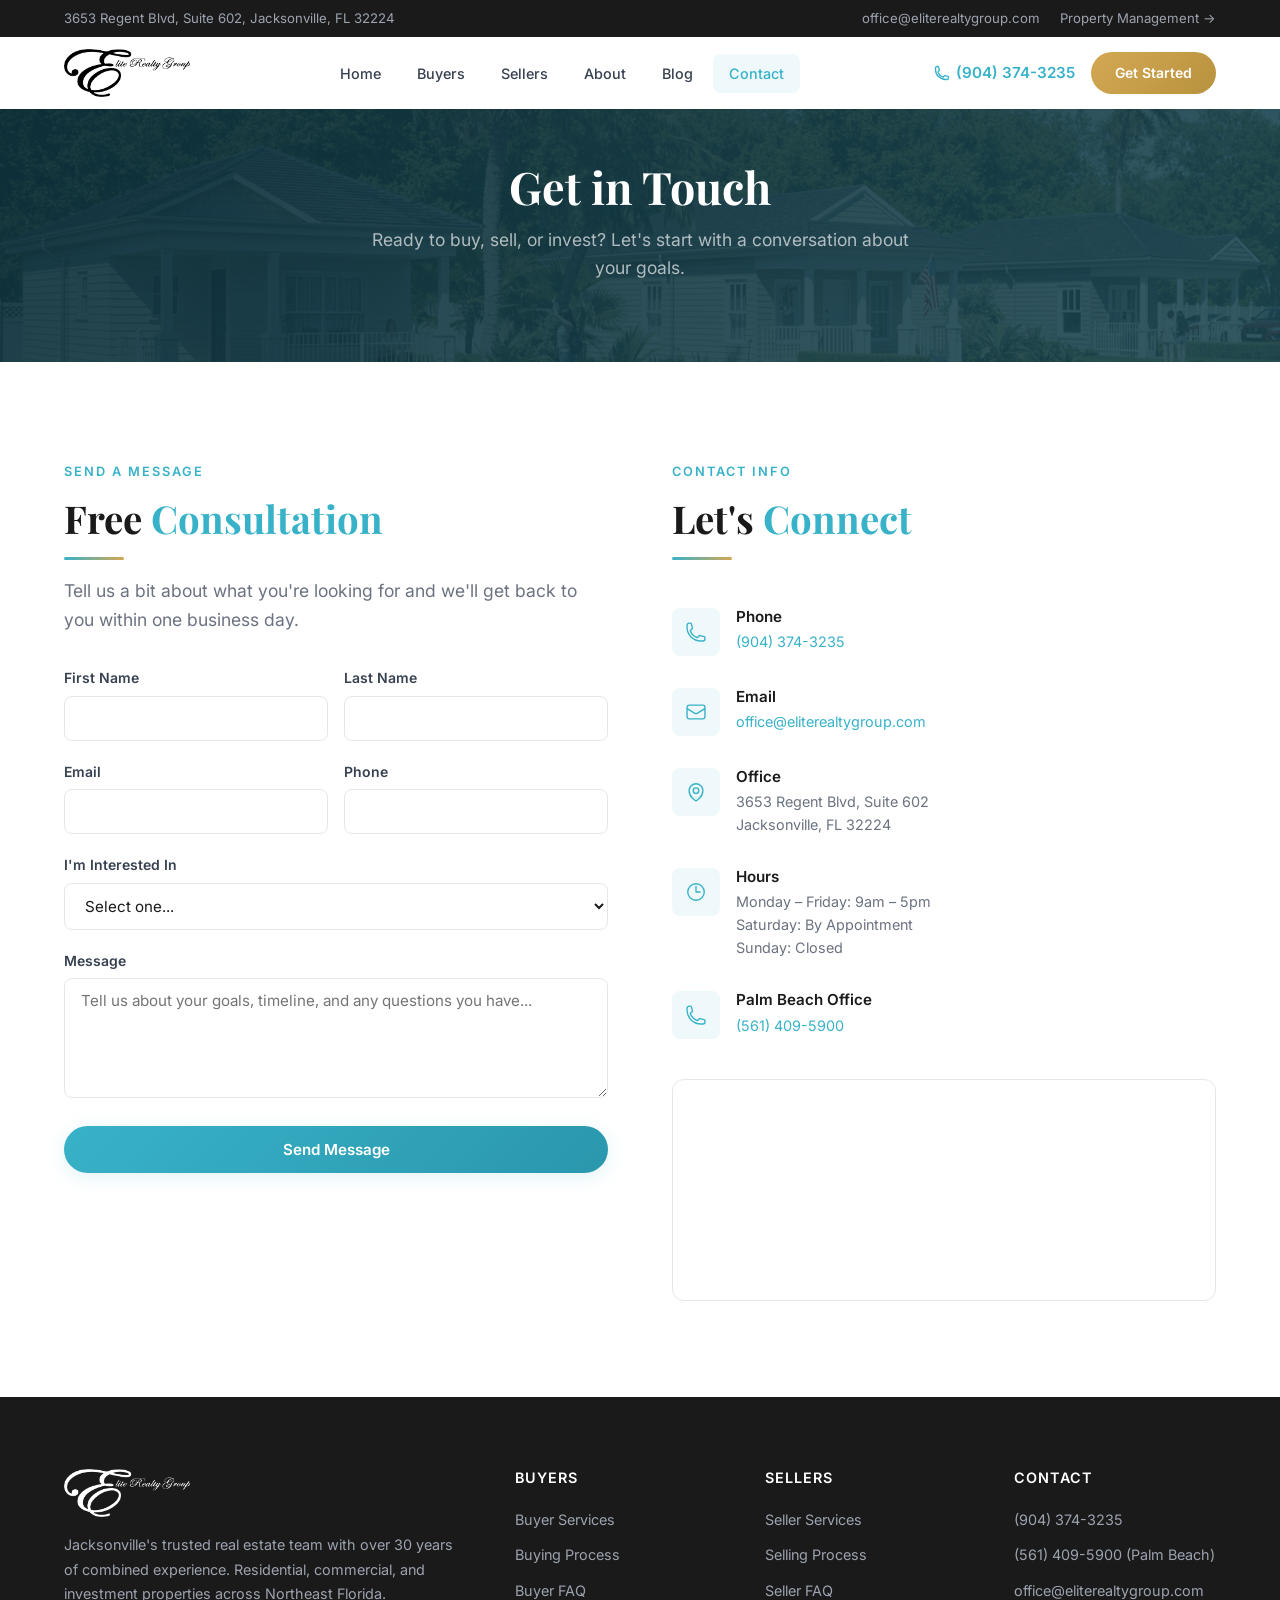
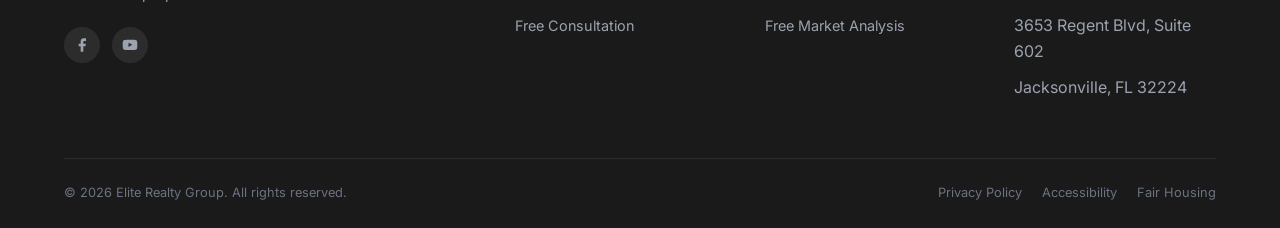
<file: contact.html>
<!DOCTYPE html>
<html lang="en">
<head>
    <meta charset="UTF-8">
    <meta name="viewport" content="width=device-width, initial-scale=1.0">
    <title>Contact Us | Elite Realty Group | Jacksonville FL</title>
    <meta name="description" content="Contact Elite Realty Group for a free real estate consultation. Call (904) 374-3235 or visit our Jacksonville, FL office at 3653 Regent Blvd, Suite 602.">
    <link rel="preconnect" href="https://fonts.googleapis.com">
    <link rel="preconnect" href="https://fonts.gstatic.com" crossorigin>
    <link href="https://fonts.googleapis.com/css2?family=Inter:wght@300;400;500;600;700&family=Playfair+Display:wght@400;600;700&display=swap" rel="stylesheet">
    <link rel="stylesheet" href="css/styles.css">
    <!-- Google tag (gtag.js) -->
    <script async src="https://www.googletagmanager.com/gtag/js?id=UA-117538098-1"></script>
    <script>window.dataLayer=window.dataLayer||[];function gtag(){dataLayer.push(arguments);}gtag('js',new Date());gtag('config','UA-117538098-1');</script>
    <!-- Google Tag Manager -->
    <script>(function(w,d,s,l,i){w[l]=w[l]||[];w[l].push({'gtm.start':new Date().getTime(),event:'gtm.js'});var f=d.getElementsByTagName(s)[0],j=d.createElement(s),dl=l!='dataLayer'?'&l='+l:'';j.async=true;j.src='https://www.googletagmanager.com/gtm.js?id='+i+dl;f.parentNode.insertBefore(j,f);})(window,document,'script','dataLayer','GTM-KVWMMFK');</script>
</head>
<body>
<a href="#main-content" class="skip-link">Skip to main content</a>
<!-- Header -->
<header class="header" role="banner">
    <div class="header-top">
        <div class="container">
            <div class="header-top-left">
                <span>3653 Regent Blvd, Suite 602, Jacksonville, FL 32224</span>
            </div>
            <div class="header-top-right">
                <a href="mailto:office@eliterealtygroup.com">office@eliterealtygroup.com</a>
                <a href="https://suprapm.com" target="_blank" rel="noopener noreferrer">Property Management &rarr;</a>
            </div>
        </div>
    </div>
    <div class="header-main">
        <div class="container">
            <a href="index.html" class="logo"><img src="images/logo.png" alt="Elite Realty Group" class="logo-dark"></a>
            <nav class="nav" role="navigation" aria-label="Main navigation">
                <a href="index.html">Home</a>
                <a href="buyers.html">Buyers</a>
                <a href="sellers.html">Sellers</a>
                <a href="about.html">About</a>
                <a href="blog/index.html">Blog</a>
                <a href="contact.html" class="active">Contact</a>
            </nav>
            <div class="header-actions">
                <a href="tel:9043743235" class="header-phone">
                    <svg aria-hidden="true" xmlns="http://www.w3.org/2000/svg" fill="none" viewBox="0 0 24 24" stroke-width="2" stroke="currentColor"><path stroke-linecap="round" stroke-linejoin="round" d="M2.25 6.75c0 8.284 6.716 15 15 15h2.25a2.25 2.25 0 002.25-2.25v-1.372c0-.516-.351-.966-.852-1.091l-4.423-1.106c-.44-.11-.902.055-1.173.417l-.97 1.293c-.282.376-.769.542-1.21.38a12.035 12.035 0 01-7.143-7.143c-.162-.441.004-.928.38-1.21l1.293-.97c.363-.271.527-.734.417-1.173L6.963 3.102a1.125 1.125 0 00-1.091-.852H4.5A2.25 2.25 0 002.25 4.5v2.25z"/></svg>
                    (904) 374-3235
                </a>
                <a href="contact.html" class="btn btn-gold btn-sm">Get Started</a>
            </div>
            <button class="nav-toggle" aria-label="Toggle navigation" aria-expanded="false">
                <span></span><span></span><span></span>
            </button>
        </div>
    </div>
</header>

<main id="main-content">

<!-- Page Hero -->
<section class="page-hero">
    <div class="container">
        <h1>Get in Touch</h1>
        <p>Ready to buy, sell, or invest? Let's start with a conversation about your goals.</p>
    </div>
</section>

<!-- Contact Form + Info -->
<section class="section">
    <div class="container">
        <div class="contact-grid">
            <div class="reveal">
                <span class="section-label">Send a Message</span>
                <h2 class="section-title">Free <span>Consultation</span></h2>
                <p class="section-subtitle" style="margin-bottom: 32px;">Tell us a bit about what you're looking for and we'll get back to you within one business day.</p>

                <form id="contact-form" name="contact" method="POST" data-netlify="true" netlify-honeypot="bot-field">
                    <input type="hidden" name="form-name" value="contact">
                    <p style="display:none"><input name="bot-field"></p>

                    <div class="form-row">
                        <div class="form-group">
                            <label for="first-name">First Name</label>
                            <input type="text" id="first-name" name="first-name" required aria-required="true">
                        </div>
                        <div class="form-group">
                            <label for="last-name">Last Name</label>
                            <input type="text" id="last-name" name="last-name" required aria-required="true">
                        </div>
                    </div>
                    <div class="form-row">
                        <div class="form-group">
                            <label for="email">Email</label>
                            <input type="email" id="email" name="email" required aria-required="true">
                        </div>
                        <div class="form-group">
                            <label for="phone">Phone</label>
                            <input type="tel" id="phone" name="phone">
                        </div>
                    </div>
                    <div class="form-group">
                        <label for="interest">I'm Interested In</label>
                        <select id="interest" name="interest">
                            <option value="">Select one...</option>
                            <option value="buying">Buying a Home</option>
                            <option value="selling">Selling a Property</option>
                            <option value="investing">Investment Properties</option>
                            <option value="market-analysis">Free Market Analysis</option>
                            <option value="property-management">Property Management (SUPRA)</option>
                            <option value="other">Other</option>
                        </select>
                    </div>
                    <div class="form-group">
                        <label for="message">Message</label>
                        <textarea id="message" name="message" placeholder="Tell us about your goals, timeline, and any questions you have..."></textarea>
                    </div>
                    <button type="submit" class="btn btn-primary" style="width: 100%;">Send Message</button>
                </form>
            </div>

            <div class="contact-info reveal">
                <div>
                    <span class="section-label">Contact Info</span>
                    <h2 class="section-title">Let's <span>Connect</span></h2>
                </div>

                <div class="contact-info-item">
                    <div class="contact-info-icon">
                        <svg aria-hidden="true" xmlns="http://www.w3.org/2000/svg" fill="none" viewBox="0 0 24 24" stroke-width="1.5" stroke="currentColor"><path stroke-linecap="round" stroke-linejoin="round" d="M2.25 6.75c0 8.284 6.716 15 15 15h2.25a2.25 2.25 0 002.25-2.25v-1.372c0-.516-.351-.966-.852-1.091l-4.423-1.106c-.44-.11-.902.055-1.173.417l-.97 1.293c-.282.376-.769.542-1.21.38a12.035 12.035 0 01-7.143-7.143c-.162-.441.004-.928.38-1.21l1.293-.97c.363-.271.527-.734.417-1.173L6.963 3.102a1.125 1.125 0 00-1.091-.852H4.5A2.25 2.25 0 002.25 4.5v2.25z"/></svg>
                    </div>
                    <div>
                        <h4>Phone</h4>
                        <p><a href="tel:9043743235">(904) 374-3235</a></p>
                    </div>
                </div>

                <div class="contact-info-item">
                    <div class="contact-info-icon">
                        <svg aria-hidden="true" xmlns="http://www.w3.org/2000/svg" fill="none" viewBox="0 0 24 24" stroke-width="1.5" stroke="currentColor"><path stroke-linecap="round" stroke-linejoin="round" d="M21.75 6.75v10.5a2.25 2.25 0 01-2.25 2.25h-15a2.25 2.25 0 01-2.25-2.25V6.75m19.5 0A2.25 2.25 0 0019.5 4.5h-15a2.25 2.25 0 00-2.25 2.25m19.5 0v.243a2.25 2.25 0 01-1.07 1.916l-7.5 4.615a2.25 2.25 0 01-2.36 0L3.32 8.91a2.25 2.25 0 01-1.07-1.916V6.75"/></svg>
                    </div>
                    <div>
                        <h4>Email</h4>
                        <p><a href="mailto:office@eliterealtygroup.com">office@eliterealtygroup.com</a></p>
                    </div>
                </div>

                <div class="contact-info-item">
                    <div class="contact-info-icon">
                        <svg aria-hidden="true" xmlns="http://www.w3.org/2000/svg" fill="none" viewBox="0 0 24 24" stroke-width="1.5" stroke="currentColor"><path stroke-linecap="round" stroke-linejoin="round" d="M15 10.5a3 3 0 11-6 0 3 3 0 016 0z"/><path stroke-linecap="round" stroke-linejoin="round" d="M19.5 10.5c0 7.142-7.5 11.25-7.5 11.25S4.5 17.642 4.5 10.5a7.5 7.5 0 1115 0z"/></svg>
                    </div>
                    <div>
                        <h4>Office</h4>
                        <p>3653 Regent Blvd, Suite 602<br>Jacksonville, FL 32224</p>
                    </div>
                </div>

                <div class="contact-info-item">
                    <div class="contact-info-icon">
                        <svg aria-hidden="true" xmlns="http://www.w3.org/2000/svg" fill="none" viewBox="0 0 24 24" stroke-width="1.5" stroke="currentColor"><path stroke-linecap="round" stroke-linejoin="round" d="M12 6v6h4.5m4.5 0a9 9 0 11-18 0 9 9 0 0118 0z"/></svg>
                    </div>
                    <div>
                        <h4>Hours</h4>
                        <p>Monday – Friday: 9am – 5pm<br>Saturday: By Appointment<br>Sunday: Closed</p>
                    </div>
                </div>

                <div class="contact-info-item">
                    <div class="contact-info-icon">
                        <svg aria-hidden="true" xmlns="http://www.w3.org/2000/svg" fill="none" viewBox="0 0 24 24" stroke-width="1.5" stroke="currentColor"><path stroke-linecap="round" stroke-linejoin="round" d="M2.25 6.75c0 8.284 6.716 15 15 15h2.25a2.25 2.25 0 002.25-2.25v-1.372c0-.516-.351-.966-.852-1.091l-4.423-1.106c-.44-.11-.902.055-1.173.417l-.97 1.293c-.282.376-.769.542-1.21.38a12.035 12.035 0 01-7.143-7.143c-.162-.441.004-.928.38-1.21l1.293-.97c.363-.271.527-.734.417-1.173L6.963 3.102a1.125 1.125 0 00-1.091-.852H4.5A2.25 2.25 0 002.25 4.5v2.25z"/></svg>
                    </div>
                    <div>
                        <h4>Palm Beach Office</h4>
                        <p><a href="tel:5614095900">(561) 409-5900</a></p>
                    </div>
                </div>

                <!-- Map embed placeholder -->
                <div style="border-radius: var(--radius-md); overflow: hidden; border: var(--border-default); margin-top: 8px;">
                    <iframe
                        src="https://www.google.com/maps/embed?pb=!1m18!1m12!1m3!1d3445.5!2d-81.51!3d30.28!2m3!1f0!2f0!3f0!3m2!1i1024!2i768!4f13.1!3m3!1m2!1s0x0%3A0x0!2s3653+Regent+Blvd+Jacksonville+FL+32224!5e0!3m2!1sen!2sus!4v1"
                        title="Google Maps: Elite Realty Group Office at 3653 Regent Blvd, Jacksonville, FL"
                        width="100%"
                        height="220"
                        style="border:0; display: block;"
                        allowfullscreen=""
                        loading="lazy"
                        referrerpolicy="no-referrer-when-downgrade">
                    </iframe>
                </div>
            </div>
        </div>
    </div>
</section>

<!-- Footer -->
</main>

<footer class="footer" role="contentinfo">
    <div class="container">
        <div class="footer-grid">
            <div class="footer-brand">
                <a href="index.html"><img src="images/logo.png" alt="Elite Realty Group" style="height: 48px; margin-bottom: 16px;"></a>
                <p>Jacksonville's trusted real estate team with over 30 years of combined experience. Residential, commercial, and investment properties across Northeast Florida.</p>
                <div class="footer-social">
                    <a href="https://www.facebook.com/eliterealtygroupofjax" target="_blank" rel="noopener noreferrer" aria-label="Facebook">
                        <svg aria-hidden="true" xmlns="http://www.w3.org/2000/svg" width="16" height="16" fill="currentColor" viewBox="0 0 24 24"><path d="M18 2h-3a5 5 0 00-5 5v3H7v4h3v8h4v-8h3l1-4h-4V7a1 1 0 011-1h3z"/></svg>
                    </a>
                    <a href="https://www.youtube.com" target="_blank" rel="noopener noreferrer" aria-label="YouTube">
                        <svg aria-hidden="true" xmlns="http://www.w3.org/2000/svg" width="16" height="16" fill="currentColor" viewBox="0 0 24 24"><path d="M22.54 6.42a2.78 2.78 0 00-1.94-2C18.88 4 12 4 12 4s-6.88 0-8.6.46a2.78 2.78 0 00-1.94 2A29 29 0 001 11.75a29 29 0 00.46 5.33A2.78 2.78 0 003.4 19.1c1.72.46 8.6.46 8.6.46s6.88 0 8.6-.46a2.78 2.78 0 001.94-2 29 29 0 00.46-5.25 29 29 0 00-.46-5.43zM9.75 15.02V8.48l5.75 3.27-5.75 3.27z"/></svg>
                    </a>
                </div>
            </div>
            <div class="footer-col">
                <h4>Buyers</h4>
                <ul>
                    <li><a href="buyers.html">Buyer Services</a></li>
                    <li><a href="buyers.html#process">Buying Process</a></li>
                    <li><a href="buyers.html#faq">Buyer FAQ</a></li>
                    <li><a href="contact.html">Free Consultation</a></li>
                </ul>
            </div>
            <div class="footer-col">
                <h4>Sellers</h4>
                <ul>
                    <li><a href="sellers.html">Seller Services</a></li>
                    <li><a href="sellers.html#process">Selling Process</a></li>
                    <li><a href="sellers.html#faq">Seller FAQ</a></li>
                    <li><a href="contact.html">Free Market Analysis</a></li>
                </ul>
            </div>
            <div class="footer-col">
                <h4>Contact</h4>
                <ul>
                    <li><a href="tel:9043743235">(904) 374-3235</a></li>
                    <li><a href="tel:5614095900">(561) 409-5900 (Palm Beach)</a></li>
                    <li><a href="mailto:office@eliterealtygroup.com">office@eliterealtygroup.com</a></li>
                    <li>3653 Regent Blvd, Suite 602</li>
                    <li>Jacksonville, FL 32224</li>
                </ul>
            </div>
        </div>
        <div class="footer-bottom">
            <span>&copy; 2026 Elite Realty Group. All rights reserved.</span>
            <div class="footer-legal">
                <a href="privacy-policy.html">Privacy Policy</a>
                <a href="accessibility.html">Accessibility</a>
                <a href="fair-housing.html">Fair Housing</a>
            </div>
        </div>
    </div>
</footer>

<script src="js/app.js"></script>
</body>
</html>
</file>
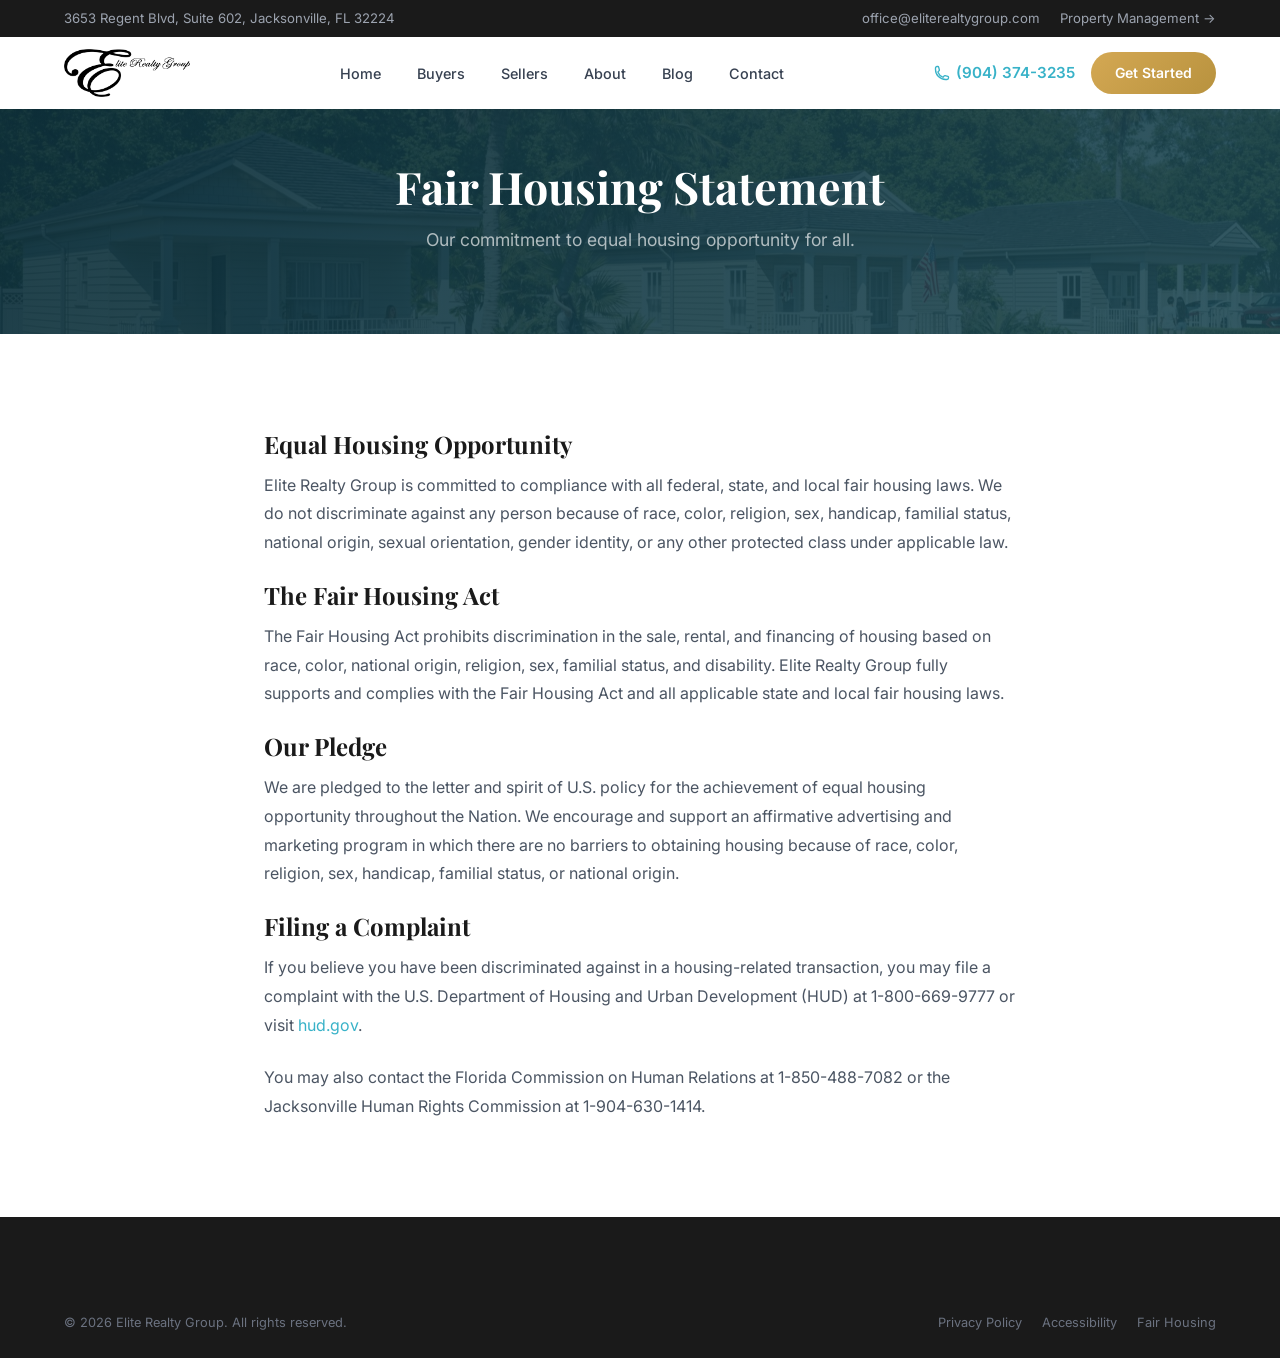
<file: fair-housing.html>
<!DOCTYPE html>
<html lang="en">
<head>
    <meta charset="UTF-8">
    <meta name="viewport" content="width=device-width, initial-scale=1.0">
    <title>Fair Housing Statement | Elite Realty Group</title>
    <link rel="preconnect" href="https://fonts.googleapis.com">
    <link rel="preconnect" href="https://fonts.gstatic.com" crossorigin>
    <link href="https://fonts.googleapis.com/css2?family=Inter:wght@300;400;500;600;700&family=Playfair+Display:wght@400;600;700&display=swap" rel="stylesheet">
    <link rel="stylesheet" href="css/styles.css">
    <!-- Google tag (gtag.js) -->
    <script async src="https://www.googletagmanager.com/gtag/js?id=UA-117538098-1"></script>
    <script>window.dataLayer=window.dataLayer||[];function gtag(){dataLayer.push(arguments);}gtag('js',new Date());gtag('config','UA-117538098-1');</script>
    <!-- Google Tag Manager -->
    <script>(function(w,d,s,l,i){w[l]=w[l]||[];w[l].push({'gtm.start':new Date().getTime(),event:'gtm.js'});var f=d.getElementsByTagName(s)[0],j=d.createElement(s),dl=l!='dataLayer'?'&l='+l:'';j.async=true;j.src='https://www.googletagmanager.com/gtm.js?id='+i+dl;f.parentNode.insertBefore(j,f);})(window,document,'script','dataLayer','GTM-KVWMMFK');</script>
</head>
<body>
<a href="#main-content" class="skip-link">Skip to main content</a>
<header class="header" role="banner">
    <div class="header-top">
        <div class="container">
            <div class="header-top-left"><span>3653 Regent Blvd, Suite 602, Jacksonville, FL 32224</span></div>
            <div class="header-top-right">
                <a href="mailto:office@eliterealtygroup.com">office@eliterealtygroup.com</a>
                <a href="https://suprapm.com" target="_blank" rel="noopener noreferrer">Property Management &rarr;</a>
            </div>
        </div>
    </div>
    <div class="header-main">
        <div class="container">
            <a href="index.html" class="logo"><img src="images/logo.png" alt="Elite Realty Group" class="logo-dark"></a>
            <nav class="nav" role="navigation" aria-label="Main navigation">
                <a href="index.html">Home</a><a href="buyers.html">Buyers</a><a href="sellers.html">Sellers</a><a href="about.html">About</a><a href="blog/index.html">Blog</a><a href="contact.html">Contact</a>
            </nav>
            <div class="header-actions">
                <a href="tel:9043743235" class="header-phone"><svg aria-hidden="true" xmlns="http://www.w3.org/2000/svg" fill="none" viewBox="0 0 24 24" stroke-width="2" stroke="currentColor"><path stroke-linecap="round" stroke-linejoin="round" d="M2.25 6.75c0 8.284 6.716 15 15 15h2.25a2.25 2.25 0 002.25-2.25v-1.372c0-.516-.351-.966-.852-1.091l-4.423-1.106c-.44-.11-.902.055-1.173.417l-.97 1.293c-.282.376-.769.542-1.21.38a12.035 12.035 0 01-7.143-7.143c-.162-.441.004-.928.38-1.21l1.293-.97c.363-.271.527-.734.417-1.173L6.963 3.102a1.125 1.125 0 00-1.091-.852H4.5A2.25 2.25 0 002.25 4.5v2.25z"/></svg>(904) 374-3235</a>
                <a href="contact.html" class="btn btn-gold btn-sm">Get Started</a>
            </div>
            <button class="nav-toggle" aria-label="Toggle navigation" aria-expanded="false"><span></span><span></span><span></span></button>
        </div>
    </div>
</header>

<main id="main-content">

<section class="page-hero">
    <div class="container">
        <h1>Fair Housing Statement</h1>
        <p>Our commitment to equal housing opportunity for all.</p>
    </div>
</section>

<section class="section">
    <div class="container" style="max-width: 800px;">
        <div class="reveal">
            <h3 style="margin-bottom: 12px;">Equal Housing Opportunity</h3>
            <p style="color: var(--color-gray-600); line-height: 1.8; margin-bottom: 24px;">Elite Realty Group is committed to compliance with all federal, state, and local fair housing laws. We do not discriminate against any person because of race, color, religion, sex, handicap, familial status, national origin, sexual orientation, gender identity, or any other protected class under applicable law.</p>

            <h3 style="margin-bottom: 12px;">The Fair Housing Act</h3>
            <p style="color: var(--color-gray-600); line-height: 1.8; margin-bottom: 24px;">The Fair Housing Act prohibits discrimination in the sale, rental, and financing of housing based on race, color, national origin, religion, sex, familial status, and disability. Elite Realty Group fully supports and complies with the Fair Housing Act and all applicable state and local fair housing laws.</p>

            <h3 style="margin-bottom: 12px;">Our Pledge</h3>
            <p style="color: var(--color-gray-600); line-height: 1.8; margin-bottom: 24px;">We are pledged to the letter and spirit of U.S. policy for the achievement of equal housing opportunity throughout the Nation. We encourage and support an affirmative advertising and marketing program in which there are no barriers to obtaining housing because of race, color, religion, sex, handicap, familial status, or national origin.</p>

            <h3 style="margin-bottom: 12px;">Filing a Complaint</h3>
            <p style="color: var(--color-gray-600); line-height: 1.8; margin-bottom: 24px;">If you believe you have been discriminated against in a housing-related transaction, you may file a complaint with the U.S. Department of Housing and Urban Development (HUD) at 1-800-669-9777 or visit <a href="https://www.hud.gov/program_offices/fair_housing_equal_opp/online-complaint" target="_blank" rel="noopener">hud.gov</a>.</p>

            <p style="color: var(--color-gray-600); line-height: 1.8;">You may also contact the Florida Commission on Human Relations at 1-850-488-7082 or the Jacksonville Human Rights Commission at 1-904-630-1414.</p>
        </div>
    </div>
</section>

</main>

<footer class="footer" role="contentinfo">
    <div class="container">
        <div class="footer-bottom" style="border: none;">
            <span>&copy; 2026 Elite Realty Group. All rights reserved.</span>
            <div class="footer-legal">
                <a href="privacy-policy.html">Privacy Policy</a>
                <a href="accessibility.html">Accessibility</a>
                <a href="fair-housing.html">Fair Housing</a>
            </div>
        </div>
    </div>
</footer>

<script src="js/app.js"></script>
</body>
</html>
</file>
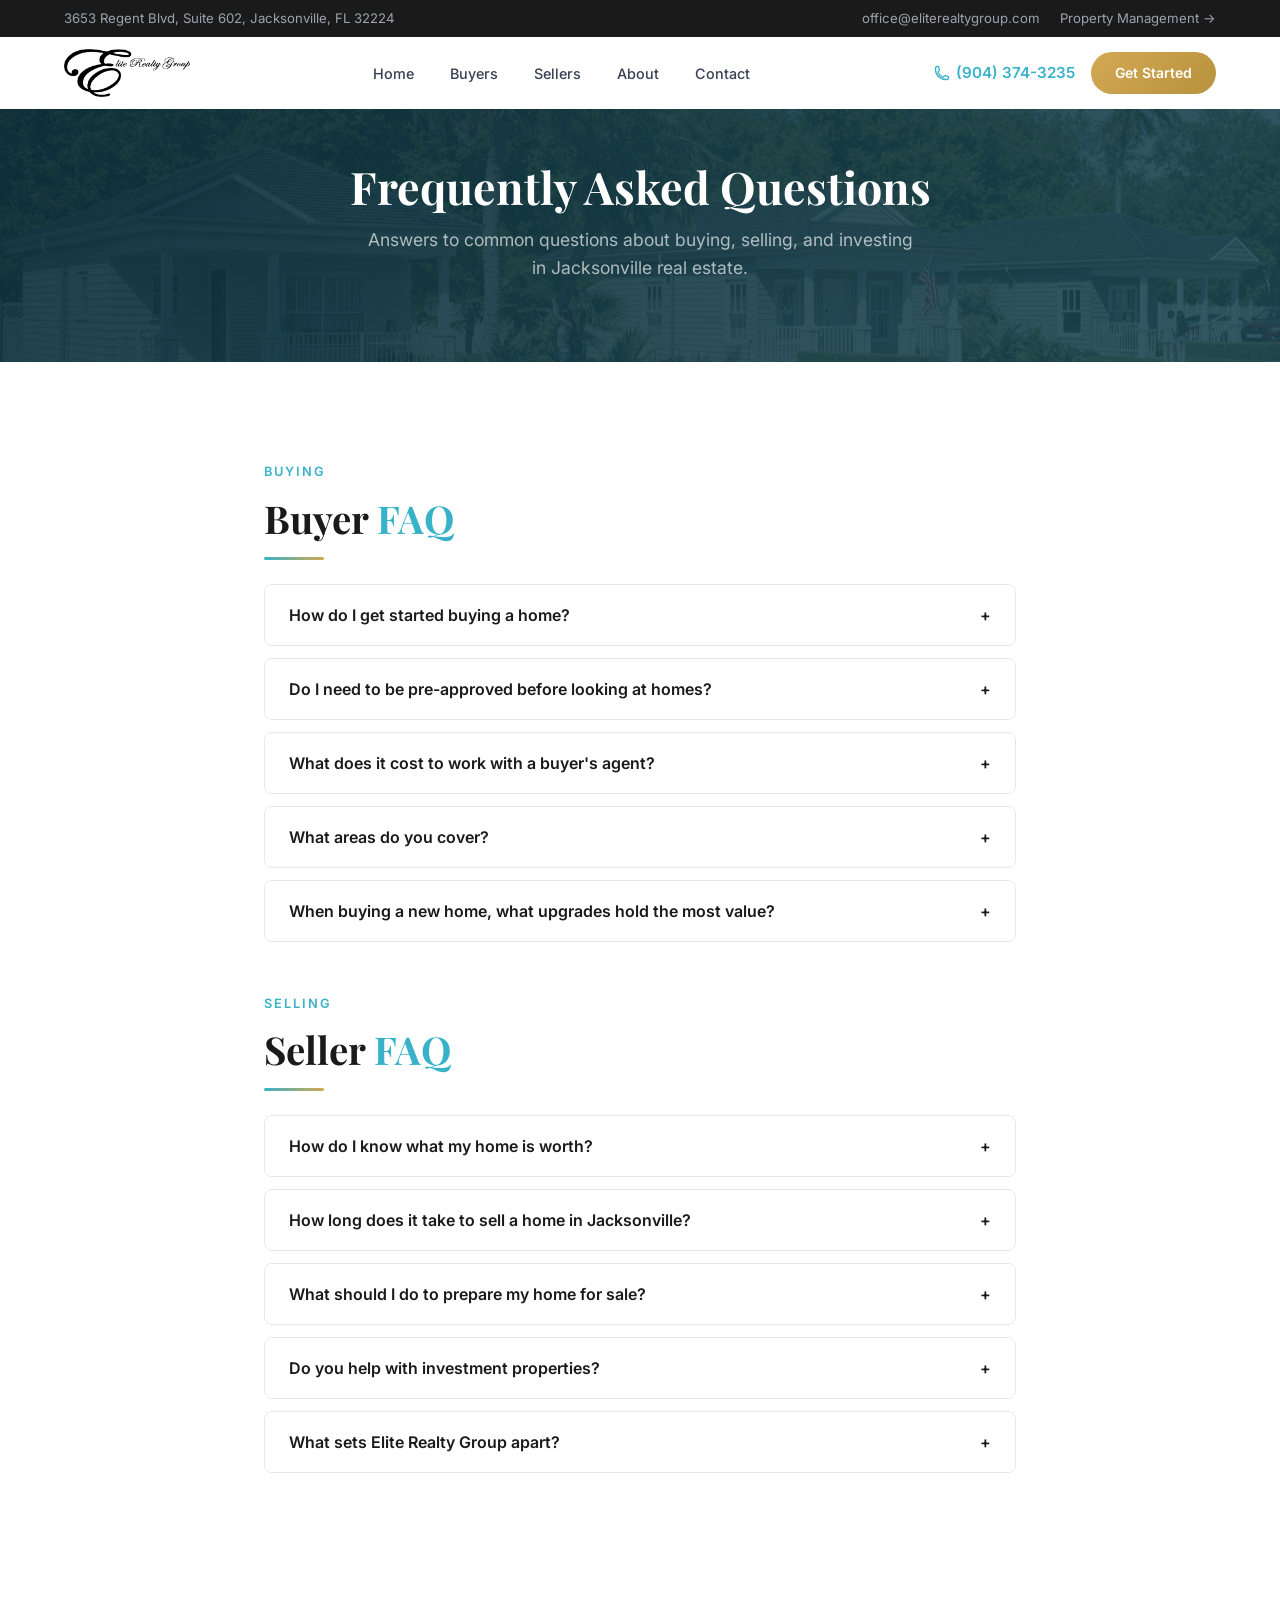
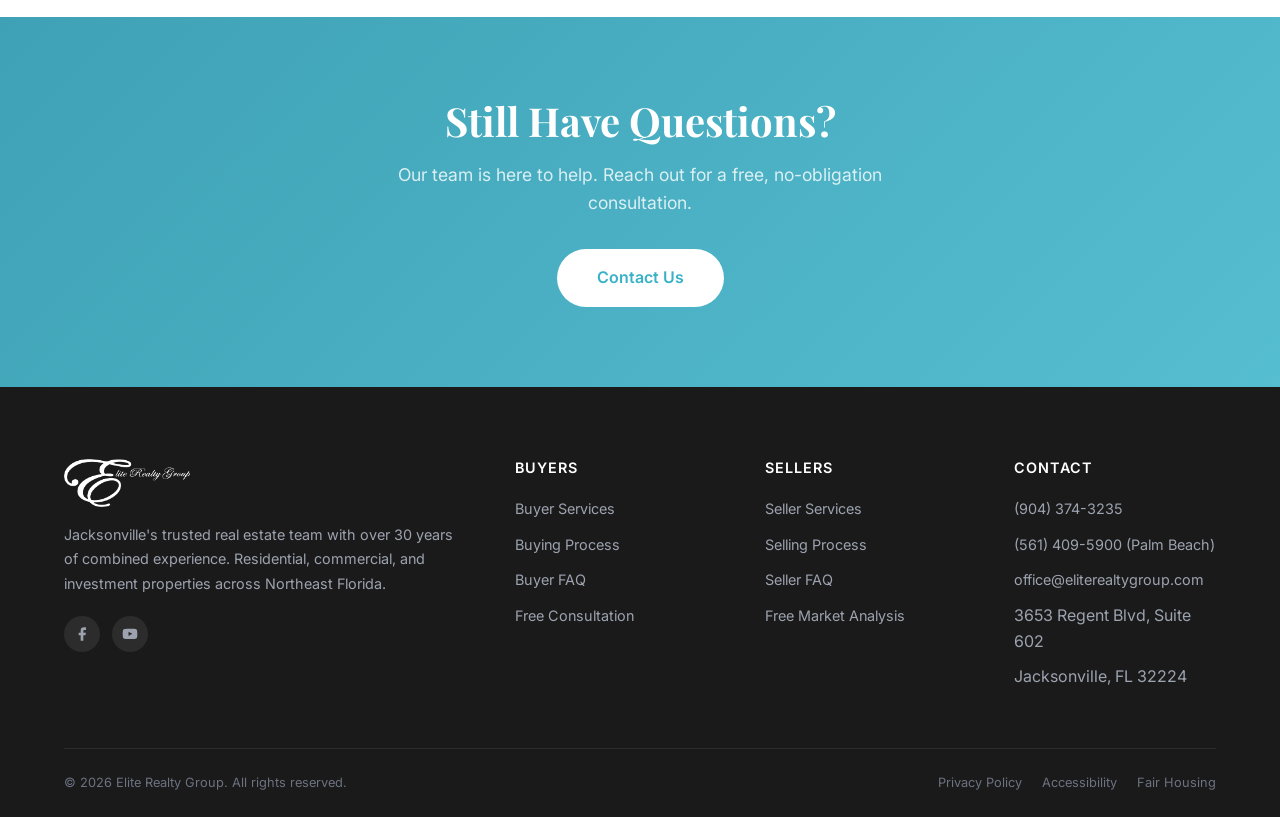
<file: faq.html>
<!DOCTYPE html>
<html lang="en">
<head>
    <meta charset="UTF-8">
    <meta name="viewport" content="width=device-width, initial-scale=1.0">
    <title>FAQ | Elite Realty Group | Jacksonville FL</title>
    <meta name="description" content="Frequently asked questions about buying, selling, and investing in Jacksonville, FL real estate with Elite Realty Group.">
    <link rel="preconnect" href="https://fonts.googleapis.com">
    <link rel="preconnect" href="https://fonts.gstatic.com" crossorigin>
    <link href="https://fonts.googleapis.com/css2?family=Inter:wght@300;400;500;600;700&family=Playfair+Display:wght@400;600;700&display=swap" rel="stylesheet">
    <link rel="stylesheet" href="css/styles.css">
    <!-- Google tag (gtag.js) -->
    <script async src="https://www.googletagmanager.com/gtag/js?id=UA-117538098-1"></script>
    <script>window.dataLayer=window.dataLayer||[];function gtag(){dataLayer.push(arguments);}gtag('js',new Date());gtag('config','UA-117538098-1');</script>
    <!-- Google Tag Manager -->
    <script>(function(w,d,s,l,i){w[l]=w[l]||[];w[l].push({'gtm.start':new Date().getTime(),event:'gtm.js'});var f=d.getElementsByTagName(s)[0],j=d.createElement(s),dl=l!='dataLayer'?'&l='+l:'';j.async=true;j.src='https://www.googletagmanager.com/gtm.js?id='+i+dl;f.parentNode.insertBefore(j,f);})(window,document,'script','dataLayer','GTM-KVWMMFK');</script>
</head>
<body>
<a href="#main-content" class="skip-link">Skip to main content</a>
<!-- Header -->
<header class="header" role="banner">
    <div class="header-top">
        <div class="container">
            <div class="header-top-left">
                <span>3653 Regent Blvd, Suite 602, Jacksonville, FL 32224</span>
            </div>
            <div class="header-top-right">
                <a href="mailto:office@eliterealtygroup.com">office@eliterealtygroup.com</a>
                <a href="https://suprapm.com" target="_blank" rel="noopener noreferrer">Property Management &rarr;</a>
            </div>
        </div>
    </div>
    <div class="header-main">
        <div class="container">
            <a href="index.html" class="logo"><img src="images/logo.png" alt="Elite Realty Group" class="logo-dark"></a>
            <nav class="nav" role="navigation" aria-label="Main navigation">
                <a href="index.html">Home</a>
                <a href="buyers.html">Buyers</a>
                <a href="sellers.html">Sellers</a>
                <a href="about.html">About</a>
                <a href="contact.html">Contact</a>
            </nav>
            <div class="header-actions">
                <a href="tel:9043743235" class="header-phone">
                    <svg aria-hidden="true" xmlns="http://www.w3.org/2000/svg" fill="none" viewBox="0 0 24 24" stroke-width="2" stroke="currentColor"><path stroke-linecap="round" stroke-linejoin="round" d="M2.25 6.75c0 8.284 6.716 15 15 15h2.25a2.25 2.25 0 002.25-2.25v-1.372c0-.516-.351-.966-.852-1.091l-4.423-1.106c-.44-.11-.902.055-1.173.417l-.97 1.293c-.282.376-.769.542-1.21.38a12.035 12.035 0 01-7.143-7.143c-.162-.441.004-.928.38-1.21l1.293-.97c.363-.271.527-.734.417-1.173L6.963 3.102a1.125 1.125 0 00-1.091-.852H4.5A2.25 2.25 0 002.25 4.5v2.25z"/></svg>
                    (904) 374-3235
                </a>
                <a href="contact.html" class="btn btn-gold btn-sm">Get Started</a>
            </div>
            <button class="nav-toggle" aria-label="Toggle navigation" aria-expanded="false">
                <span></span><span></span><span></span>
            </button>
        </div>
    </div>
</header>

<main id="main-content">

<!-- Page Hero -->
<section class="page-hero">
    <div class="container">
        <h1>Frequently Asked Questions</h1>
        <p>Answers to common questions about buying, selling, and investing in Jacksonville real estate.</p>
    </div>
</section>

<!-- FAQ Sections -->
<section class="section">
    <div class="container" style="max-width: 800px;">
        <div class="reveal">
            <span class="section-label">Buying</span>
            <h2 class="section-title">Buyer <span>FAQ</span></h2>
        </div>
        <div class="faq-list reveal" style="margin-top: 24px; margin-bottom: 48px;">
            <div class="faq-item">
                <button class="faq-question" aria-expanded="false" aria-controls="faq-faq-answer-1">How do I get started buying a home?<span class="faq-icon">+</span></button>
                <div class="faq-answer" id="faq-faq-answer-1" role="region"><p>The best first step is a free consultation with one of our agents. We'll discuss your goals, budget, timeline, and preferred neighborhoods. We'll also connect you with trusted mortgage lenders to get pre-approved, which strengthens your buying position.</p></div>
            </div>
            <div class="faq-item">
                <button class="faq-question" aria-expanded="false" aria-controls="faq-faq-answer-2">Do I need to be pre-approved before looking at homes?<span class="faq-icon">+</span></button>
                <div class="faq-answer" id="faq-faq-answer-2" role="region"><p>While you can browse listings at any time, getting pre-approved before touring homes is highly recommended. It tells sellers you're a serious buyer and helps you understand exactly what you can afford. We can recommend trusted local lenders.</p></div>
            </div>
            <div class="faq-item">
                <button class="faq-question" aria-expanded="false" aria-controls="faq-faq-answer-3">What does it cost to work with a buyer's agent?<span class="faq-icon">+</span></button>
                <div class="faq-answer" id="faq-faq-answer-3" role="region"><p>In most cases, the seller pays the buyer's agent commission, so there is no direct cost to you for our representation. We'll explain all the details during your consultation so there are no surprises.</p></div>
            </div>
            <div class="faq-item">
                <button class="faq-question" aria-expanded="false" aria-controls="faq-faq-answer-4">What areas do you cover?<span class="faq-icon">+</span></button>
                <div class="faq-answer" id="faq-faq-answer-4" role="region"><p>We serve the entire Jacksonville metro area, including Riverside, Avondale, San Marco, the Beaches, Mandarin, Southside, Ponte Vedra, St. Augustine, and Palm Coast. We also serve the Palm Beach and Lake Worth areas in South Florida.</p></div>
            </div>
            <div class="faq-item">
                <button class="faq-question" aria-expanded="false" aria-controls="faq-faq-answer-5">When buying a new home, what upgrades hold the most value?<span class="faq-icon">+</span></button>
                <div class="faq-answer" id="faq-faq-answer-5" role="region"><p>For investment properties, we recommend buying from the smaller to medium size in the tract and spending only a minimal amount on upgrades. For your personal home, select upgrades that enhance your quality of living. One consistent recommendation: always upgrade the carpet and padding.</p></div>
            </div>
        </div>

        <div class="reveal">
            <span class="section-label">Selling</span>
            <h2 class="section-title">Seller <span>FAQ</span></h2>
        </div>
        <div class="faq-list reveal" style="margin-top: 24px; margin-bottom: 48px;">
            <div class="faq-item">
                <button class="faq-question" aria-expanded="false" aria-controls="faq-faq-answer-6">How do I know what my home is worth?<span class="faq-icon">+</span></button>
                <div class="faq-answer" id="faq-faq-answer-6" role="region"><p>We provide a free Comparative Market Analysis (CMA) that evaluates your home against recent sales of similar properties in your area. This data-driven approach ensures your home is priced competitively to attract buyers while maximizing your return.</p></div>
            </div>
            <div class="faq-item">
                <button class="faq-question" aria-expanded="false" aria-controls="faq-faq-answer-7">How long does it take to sell a home in Jacksonville?<span class="faq-icon">+</span></button>
                <div class="faq-answer" id="faq-faq-answer-7" role="region"><p>Market conditions vary, but a well-priced and properly marketed home in the Jacksonville area typically receives offers within the first few weeks. Our marketing strategy combines professional photography, online listings, social media, and our local network to maximize exposure.</p></div>
            </div>
            <div class="faq-item">
                <button class="faq-question" aria-expanded="false" aria-controls="faq-faq-answer-8">What should I do to prepare my home for sale?<span class="faq-icon">+</span></button>
                <div class="faq-answer" id="faq-faq-answer-8" role="region"><p>We provide a detailed preparation checklist during our listing consultation. Key steps include decluttering, deep cleaning, minor repairs, and staging. Our team can recommend trusted local contractors and stagers to help your home show its best.</p></div>
            </div>
            <div class="faq-item">
                <button class="faq-question" aria-expanded="false" aria-controls="faq-faq-answer-9">Do you help with investment properties?<span class="faq-icon">+</span></button>
                <div class="faq-answer" id="faq-faq-answer-9" role="region"><p>Absolutely. We work with investors on acquisitions, dispositions, and portfolio building. Our sister company, SUPRA Property Management, provides full-service property management for a seamless experience from purchase through ongoing rental management.</p></div>
            </div>
            <div class="faq-item">
                <button class="faq-question" aria-expanded="false" aria-controls="faq-faq-answer-10">What sets Elite Realty Group apart?<span class="faq-icon">+</span></button>
                <div class="faq-answer" id="faq-faq-answer-10" role="region"><p>Our 30+ years of combined experience, deep local market knowledge, and commitment to client satisfaction set us apart. As members of NAR, NEFAR, and NARPM, we uphold the highest professional standards. Plus, our in-house property management through SUPRA PM gives investor clients a unique advantage.</p></div>
            </div>
        </div>
    </div>
</section>

<!-- CTA Banner -->
<section class="cta-banner">
    <div class="container">
        <h2>Still Have Questions?</h2>
        <p>Our team is here to help. Reach out for a free, no-obligation consultation.</p>
        <a href="contact.html" class="btn btn-white">Contact Us</a>
    </div>
</section>

<!-- Footer -->
</main>

<footer class="footer" role="contentinfo">
    <div class="container">
        <div class="footer-grid">
            <div class="footer-brand">
                <a href="index.html"><img src="images/logo.png" alt="Elite Realty Group" style="height: 48px; margin-bottom: 16px;"></a>
                <p>Jacksonville's trusted real estate team with over 30 years of combined experience. Residential, commercial, and investment properties across Northeast Florida.</p>
                <div class="footer-social">
                    <a href="https://www.facebook.com/eliterealtygroupofjax" target="_blank" rel="noopener noreferrer" aria-label="Facebook">
                        <svg aria-hidden="true" xmlns="http://www.w3.org/2000/svg" width="16" height="16" fill="currentColor" viewBox="0 0 24 24"><path d="M18 2h-3a5 5 0 00-5 5v3H7v4h3v8h4v-8h3l1-4h-4V7a1 1 0 011-1h3z"/></svg>
                    </a>
                    <a href="https://www.youtube.com" target="_blank" rel="noopener noreferrer" aria-label="YouTube">
                        <svg aria-hidden="true" xmlns="http://www.w3.org/2000/svg" width="16" height="16" fill="currentColor" viewBox="0 0 24 24"><path d="M22.54 6.42a2.78 2.78 0 00-1.94-2C18.88 4 12 4 12 4s-6.88 0-8.6.46a2.78 2.78 0 00-1.94 2A29 29 0 001 11.75a29 29 0 00.46 5.33A2.78 2.78 0 003.4 19.1c1.72.46 8.6.46 8.6.46s6.88 0 8.6-.46a2.78 2.78 0 001.94-2 29 29 0 00.46-5.25 29 29 0 00-.46-5.43zM9.75 15.02V8.48l5.75 3.27-5.75 3.27z"/></svg>
                    </a>
                </div>
            </div>
            <div class="footer-col">
                <h4>Buyers</h4>
                <ul>
                    <li><a href="buyers.html">Buyer Services</a></li>
                    <li><a href="buyers.html#process">Buying Process</a></li>
                    <li><a href="buyers.html#faq">Buyer FAQ</a></li>
                    <li><a href="contact.html">Free Consultation</a></li>
                </ul>
            </div>
            <div class="footer-col">
                <h4>Sellers</h4>
                <ul>
                    <li><a href="sellers.html">Seller Services</a></li>
                    <li><a href="sellers.html#process">Selling Process</a></li>
                    <li><a href="sellers.html#faq">Seller FAQ</a></li>
                    <li><a href="contact.html">Free Market Analysis</a></li>
                </ul>
            </div>
            <div class="footer-col">
                <h4>Contact</h4>
                <ul>
                    <li><a href="tel:9043743235">(904) 374-3235</a></li>
                    <li><a href="tel:5614095900">(561) 409-5900 (Palm Beach)</a></li>
                    <li><a href="mailto:office@eliterealtygroup.com">office@eliterealtygroup.com</a></li>
                    <li>3653 Regent Blvd, Suite 602</li>
                    <li>Jacksonville, FL 32224</li>
                </ul>
            </div>
        </div>
        <div class="footer-bottom">
            <span>&copy; 2026 Elite Realty Group. All rights reserved.</span>
            <div class="footer-legal">
                <a href="privacy-policy.html">Privacy Policy</a>
                <a href="accessibility.html">Accessibility</a>
                <a href="fair-housing.html">Fair Housing</a>
            </div>
        </div>
    </div>
</footer>

<script src="js/app.js"></script>
</body>
</html>
</file>
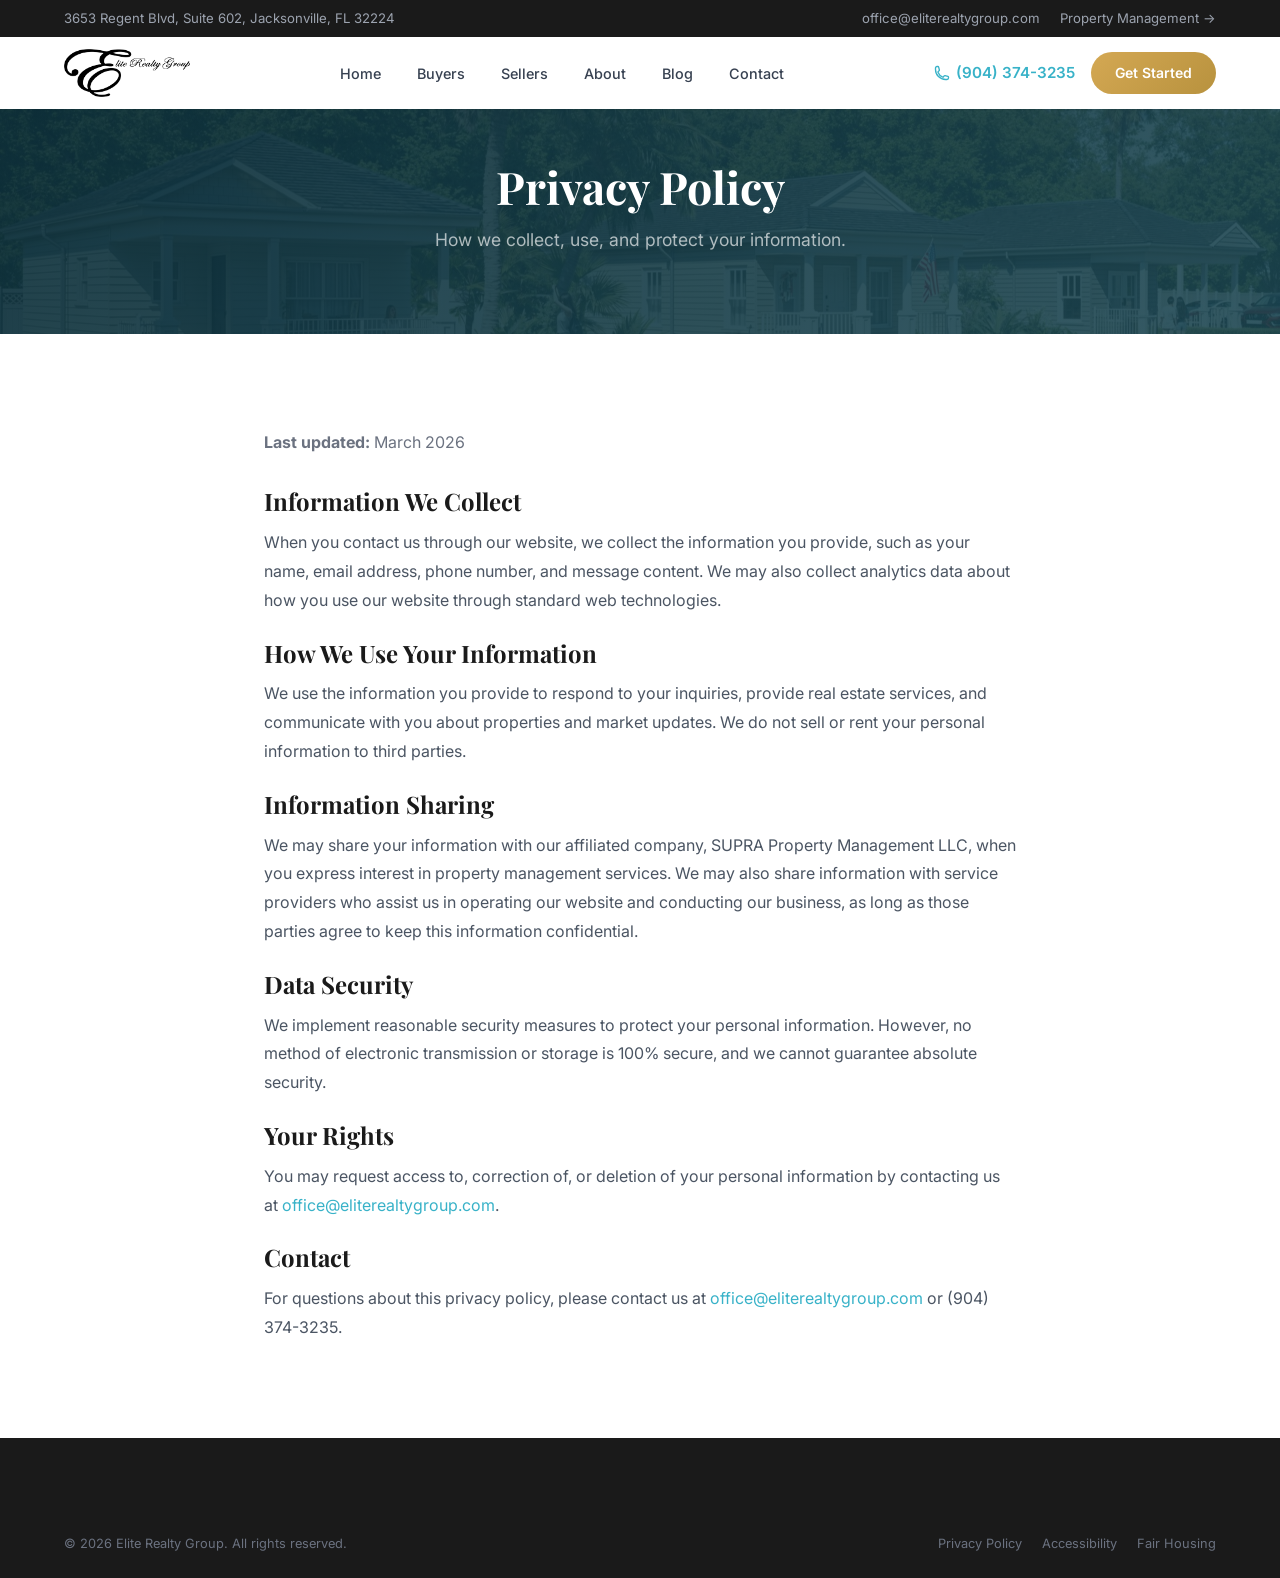
<file: privacy-policy.html>
<!DOCTYPE html>
<html lang="en">
<head>
    <meta charset="UTF-8">
    <meta name="viewport" content="width=device-width, initial-scale=1.0">
    <title>Privacy Policy | Elite Realty Group</title>
    <link rel="preconnect" href="https://fonts.googleapis.com">
    <link rel="preconnect" href="https://fonts.gstatic.com" crossorigin>
    <link href="https://fonts.googleapis.com/css2?family=Inter:wght@300;400;500;600;700&family=Playfair+Display:wght@400;600;700&display=swap" rel="stylesheet">
    <link rel="stylesheet" href="css/styles.css">
    <!-- Google tag (gtag.js) -->
    <script async src="https://www.googletagmanager.com/gtag/js?id=UA-117538098-1"></script>
    <script>window.dataLayer=window.dataLayer||[];function gtag(){dataLayer.push(arguments);}gtag('js',new Date());gtag('config','UA-117538098-1');</script>
    <!-- Google Tag Manager -->
    <script>(function(w,d,s,l,i){w[l]=w[l]||[];w[l].push({'gtm.start':new Date().getTime(),event:'gtm.js'});var f=d.getElementsByTagName(s)[0],j=d.createElement(s),dl=l!='dataLayer'?'&l='+l:'';j.async=true;j.src='https://www.googletagmanager.com/gtm.js?id='+i+dl;f.parentNode.insertBefore(j,f);})(window,document,'script','dataLayer','GTM-KVWMMFK');</script>
</head>
<body>
<a href="#main-content" class="skip-link">Skip to main content</a>
<header class="header" role="banner">
    <div class="header-top">
        <div class="container">
            <div class="header-top-left"><span>3653 Regent Blvd, Suite 602, Jacksonville, FL 32224</span></div>
            <div class="header-top-right">
                <a href="mailto:office@eliterealtygroup.com">office@eliterealtygroup.com</a>
                <a href="https://suprapm.com" target="_blank" rel="noopener noreferrer">Property Management &rarr;</a>
            </div>
        </div>
    </div>
    <div class="header-main">
        <div class="container">
            <a href="index.html" class="logo"><img src="images/logo.png" alt="Elite Realty Group" class="logo-dark"></a>
            <nav class="nav" role="navigation" aria-label="Main navigation">
                <a href="index.html">Home</a><a href="buyers.html">Buyers</a><a href="sellers.html">Sellers</a><a href="about.html">About</a><a href="blog/index.html">Blog</a><a href="contact.html">Contact</a>
            </nav>
            <div class="header-actions">
                <a href="tel:9043743235" class="header-phone"><svg aria-hidden="true" xmlns="http://www.w3.org/2000/svg" fill="none" viewBox="0 0 24 24" stroke-width="2" stroke="currentColor"><path stroke-linecap="round" stroke-linejoin="round" d="M2.25 6.75c0 8.284 6.716 15 15 15h2.25a2.25 2.25 0 002.25-2.25v-1.372c0-.516-.351-.966-.852-1.091l-4.423-1.106c-.44-.11-.902.055-1.173.417l-.97 1.293c-.282.376-.769.542-1.21.38a12.035 12.035 0 01-7.143-7.143c-.162-.441.004-.928.38-1.21l1.293-.97c.363-.271.527-.734.417-1.173L6.963 3.102a1.125 1.125 0 00-1.091-.852H4.5A2.25 2.25 0 002.25 4.5v2.25z"/></svg>(904) 374-3235</a>
                <a href="contact.html" class="btn btn-gold btn-sm">Get Started</a>
            </div>
            <button class="nav-toggle" aria-label="Toggle navigation" aria-expanded="false"><span></span><span></span><span></span></button>
        </div>
    </div>
</header>

<main id="main-content">

<section class="page-hero">
    <div class="container">
        <h1>Privacy Policy</h1>
        <p>How we collect, use, and protect your information.</p>
    </div>
</section>

<section class="section">
    <div class="container" style="max-width: 800px;">
        <div class="reveal">
            <p style="color: var(--color-gray-500); margin-bottom: 32px;"><strong>Last updated:</strong> March 2026</p>

            <h3 style="margin-bottom: 12px;">Information We Collect</h3>
            <p style="color: var(--color-gray-600); line-height: 1.8; margin-bottom: 24px;">When you contact us through our website, we collect the information you provide, such as your name, email address, phone number, and message content. We may also collect analytics data about how you use our website through standard web technologies.</p>

            <h3 style="margin-bottom: 12px;">How We Use Your Information</h3>
            <p style="color: var(--color-gray-600); line-height: 1.8; margin-bottom: 24px;">We use the information you provide to respond to your inquiries, provide real estate services, and communicate with you about properties and market updates. We do not sell or rent your personal information to third parties.</p>

            <h3 style="margin-bottom: 12px;">Information Sharing</h3>
            <p style="color: var(--color-gray-600); line-height: 1.8; margin-bottom: 24px;">We may share your information with our affiliated company, SUPRA Property Management LLC, when you express interest in property management services. We may also share information with service providers who assist us in operating our website and conducting our business, as long as those parties agree to keep this information confidential.</p>

            <h3 style="margin-bottom: 12px;">Data Security</h3>
            <p style="color: var(--color-gray-600); line-height: 1.8; margin-bottom: 24px;">We implement reasonable security measures to protect your personal information. However, no method of electronic transmission or storage is 100% secure, and we cannot guarantee absolute security.</p>

            <h3 style="margin-bottom: 12px;">Your Rights</h3>
            <p style="color: var(--color-gray-600); line-height: 1.8; margin-bottom: 24px;">You may request access to, correction of, or deletion of your personal information by contacting us at <a href="mailto:office@eliterealtygroup.com">office@eliterealtygroup.com</a>.</p>

            <h3 style="margin-bottom: 12px;">Contact</h3>
            <p style="color: var(--color-gray-600); line-height: 1.8;">For questions about this privacy policy, please contact us at <a href="mailto:office@eliterealtygroup.com">office@eliterealtygroup.com</a> or (904) 374-3235.</p>
        </div>
    </div>
</section>

</main>

<footer class="footer" role="contentinfo">
    <div class="container">
        <div class="footer-bottom" style="border: none;">
            <span>&copy; 2026 Elite Realty Group. All rights reserved.</span>
            <div class="footer-legal">
                <a href="privacy-policy.html">Privacy Policy</a>
                <a href="accessibility.html">Accessibility</a>
                <a href="fair-housing.html">Fair Housing</a>
            </div>
        </div>
    </div>
</footer>

<script src="js/app.js"></script>
</body>
</html>
</file>
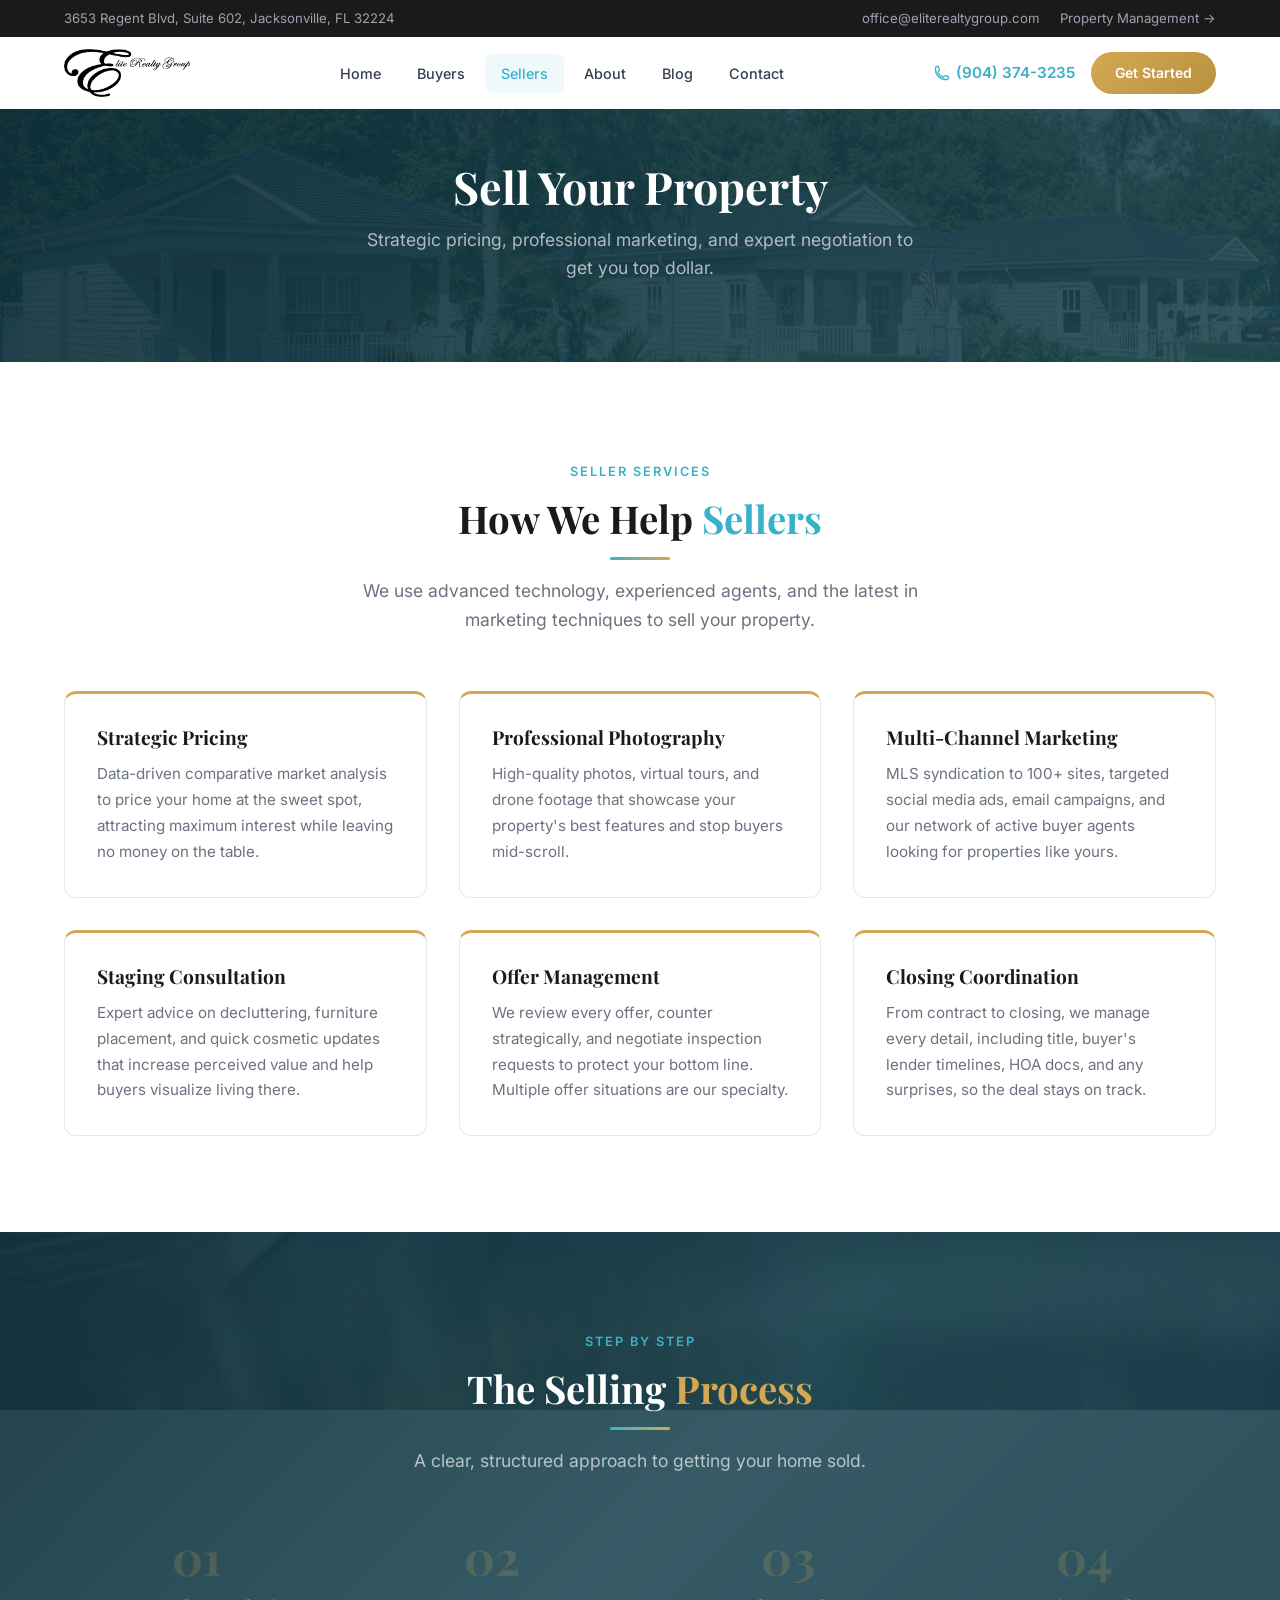
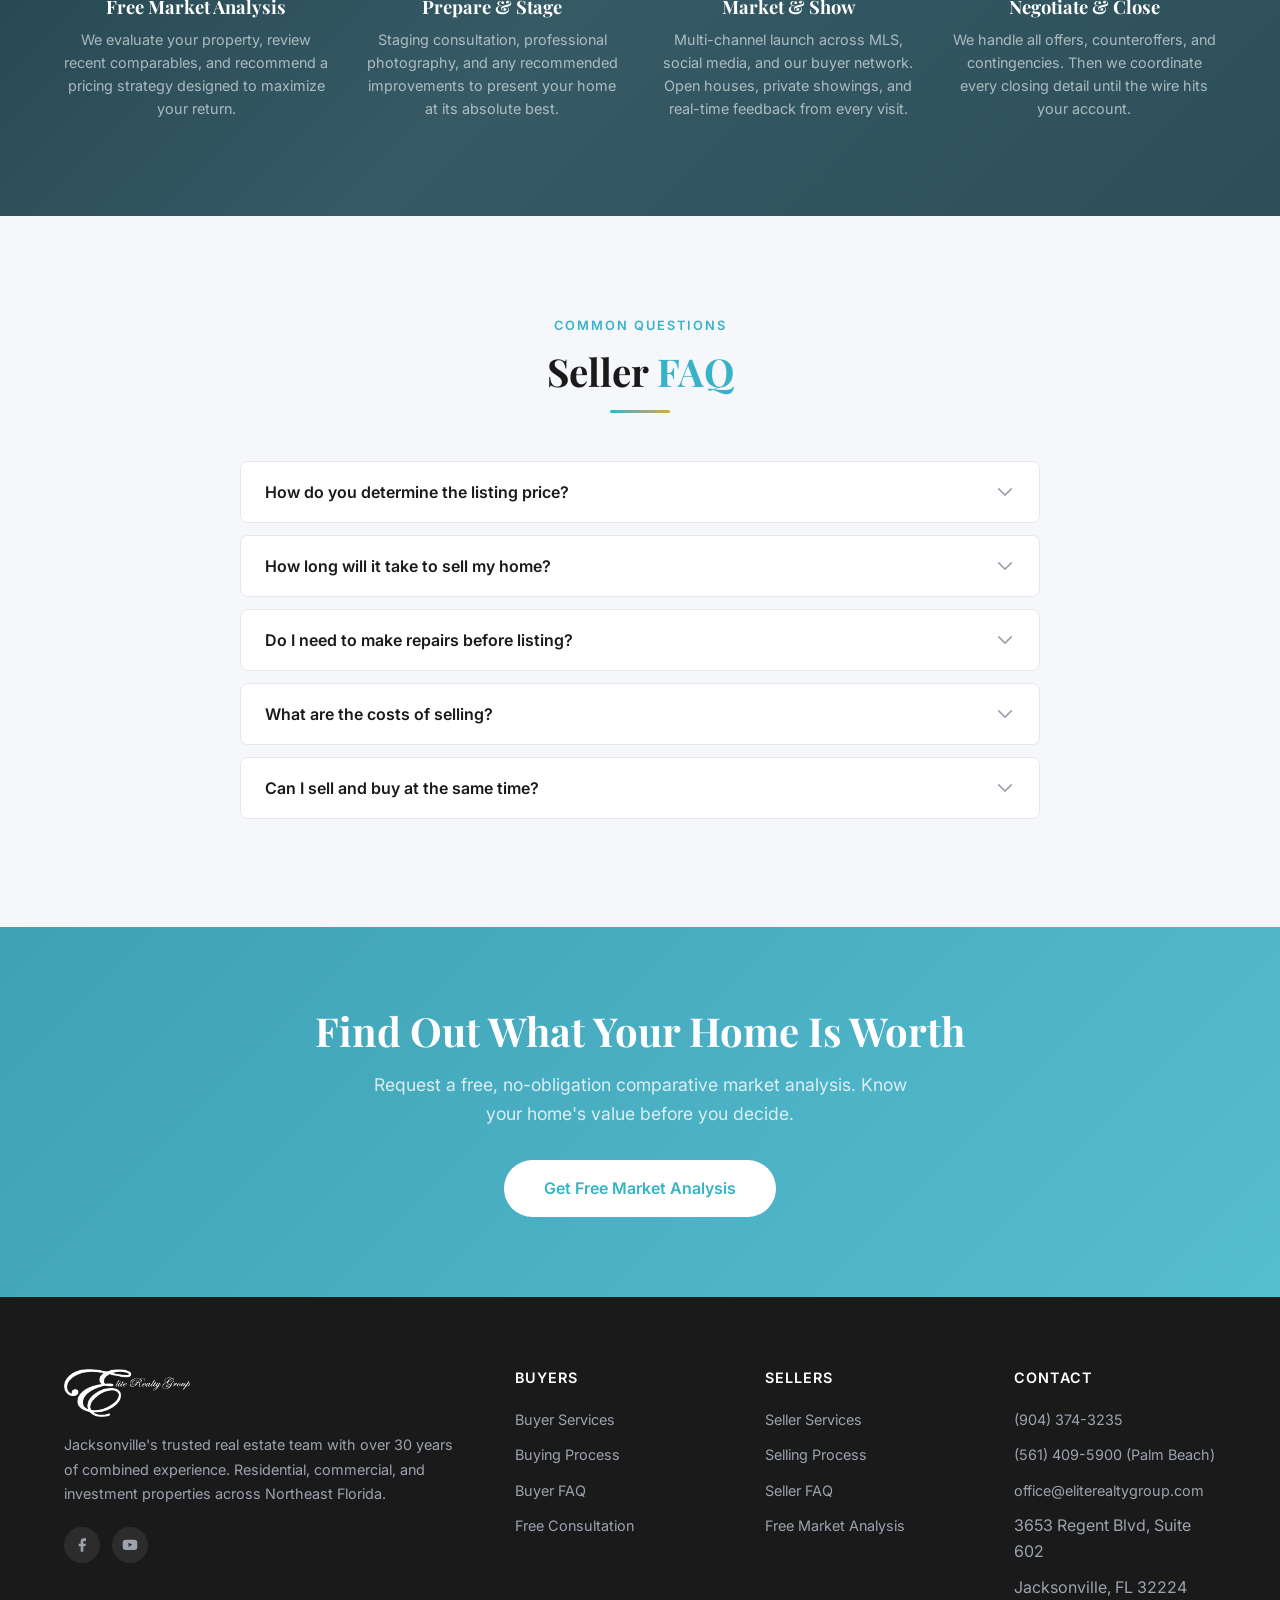
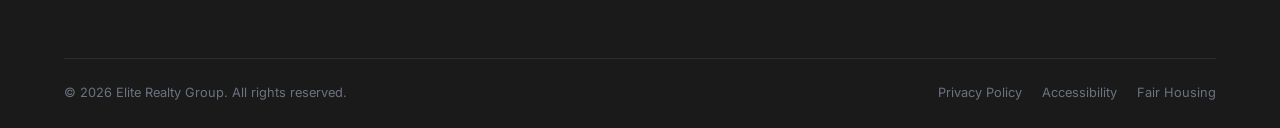
<file: sellers.html>
<!DOCTYPE html>
<html lang="en">
<head>
    <meta charset="UTF-8">
    <meta name="viewport" content="width=device-width, initial-scale=1.0">
    <title>Sell Your Property | Elite Realty Group | Jacksonville FL</title>
    <meta name="description" content="Sell your Jacksonville home for top dollar with Elite Realty Group. Strategic pricing, professional marketing, expert negotiation, and a proven track record of results.">
    <link rel="preconnect" href="https://fonts.googleapis.com">
    <link rel="preconnect" href="https://fonts.gstatic.com" crossorigin>
    <link href="https://fonts.googleapis.com/css2?family=Inter:wght@300;400;500;600;700&family=Playfair+Display:wght@400;600;700&display=swap" rel="stylesheet">
    <link rel="stylesheet" href="css/styles.css">
    <!-- Google tag (gtag.js) -->
    <script async src="https://www.googletagmanager.com/gtag/js?id=UA-117538098-1"></script>
    <script>window.dataLayer=window.dataLayer||[];function gtag(){dataLayer.push(arguments);}gtag('js',new Date());gtag('config','UA-117538098-1');</script>
    <!-- Google Tag Manager -->
    <script>(function(w,d,s,l,i){w[l]=w[l]||[];w[l].push({'gtm.start':new Date().getTime(),event:'gtm.js'});var f=d.getElementsByTagName(s)[0],j=d.createElement(s),dl=l!='dataLayer'?'&l='+l:'';j.async=true;j.src='https://www.googletagmanager.com/gtm.js?id='+i+dl;f.parentNode.insertBefore(j,f);})(window,document,'script','dataLayer','GTM-KVWMMFK');</script>
</head>
<body>
<a href="#main-content" class="skip-link">Skip to main content</a>
<!-- Header -->
<header class="header" role="banner">
    <div class="header-top">
        <div class="container">
            <div class="header-top-left">
                <span>3653 Regent Blvd, Suite 602, Jacksonville, FL 32224</span>
            </div>
            <div class="header-top-right">
                <a href="mailto:office@eliterealtygroup.com">office@eliterealtygroup.com</a>
                <a href="https://suprapm.com" target="_blank" rel="noopener noreferrer">Property Management &rarr;</a>
            </div>
        </div>
    </div>
    <div class="header-main">
        <div class="container">
            <a href="index.html" class="logo"><img src="images/logo.png" alt="Elite Realty Group" class="logo-dark"></a>
            <nav class="nav" role="navigation" aria-label="Main navigation">
                <a href="index.html">Home</a>
                <a href="buyers.html">Buyers</a>
                <a href="sellers.html" class="active">Sellers</a>
                <a href="about.html">About</a>
                <a href="blog/index.html">Blog</a>
                <a href="contact.html">Contact</a>
            </nav>
            <div class="header-actions">
                <a href="tel:9043743235" class="header-phone">
                    <svg aria-hidden="true" xmlns="http://www.w3.org/2000/svg" fill="none" viewBox="0 0 24 24" stroke-width="2" stroke="currentColor"><path stroke-linecap="round" stroke-linejoin="round" d="M2.25 6.75c0 8.284 6.716 15 15 15h2.25a2.25 2.25 0 002.25-2.25v-1.372c0-.516-.351-.966-.852-1.091l-4.423-1.106c-.44-.11-.902.055-1.173.417l-.97 1.293c-.282.376-.769.542-1.21.38a12.035 12.035 0 01-7.143-7.143c-.162-.441.004-.928.38-1.21l1.293-.97c.363-.271.527-.734.417-1.173L6.963 3.102a1.125 1.125 0 00-1.091-.852H4.5A2.25 2.25 0 002.25 4.5v2.25z"/></svg>
                    (904) 374-3235
                </a>
                <a href="contact.html" class="btn btn-gold btn-sm">Get Started</a>
            </div>
            <button class="nav-toggle" aria-label="Toggle navigation" aria-expanded="false">
                <span></span><span></span><span></span>
            </button>
        </div>
    </div>
</header>

<main id="main-content">

<!-- Page Hero -->
<section class="page-hero">
    <div class="container">
        <h1>Sell Your Property</h1>
        <p>Strategic pricing, professional marketing, and expert negotiation to get you top dollar.</p>
    </div>
</section>

<!-- Seller Services -->
<section class="section">
    <div class="container">
        <div class="text-center reveal">
            <span class="section-label">Seller Services</span>
            <h2 class="section-title center">How We Help <span>Sellers</span></h2>
            <p class="section-subtitle center">We use advanced technology, experienced agents, and the latest in marketing techniques to sell your property.</p>
        </div>
        <div class="grid-3" style="margin-top: 56px;">
            <div class="card card-gold-top reveal">
                <h3>Strategic Pricing</h3>
                <p>Data-driven comparative market analysis to price your home at the sweet spot, attracting maximum interest while leaving no money on the table.</p>
            </div>
            <div class="card card-gold-top reveal">
                <h3>Professional Photography</h3>
                <p>High-quality photos, virtual tours, and drone footage that showcase your property's best features and stop buyers mid-scroll.</p>
            </div>
            <div class="card card-gold-top reveal">
                <h3>Multi-Channel Marketing</h3>
                <p>MLS syndication to 100+ sites, targeted social media ads, email campaigns, and our network of active buyer agents looking for properties like yours.</p>
            </div>
            <div class="card card-gold-top reveal">
                <h3>Staging Consultation</h3>
                <p>Expert advice on decluttering, furniture placement, and quick cosmetic updates that increase perceived value and help buyers visualize living there.</p>
            </div>
            <div class="card card-gold-top reveal">
                <h3>Offer Management</h3>
                <p>We review every offer, counter strategically, and negotiate inspection requests to protect your bottom line. Multiple offer situations are our specialty.</p>
            </div>
            <div class="card card-gold-top reveal">
                <h3>Closing Coordination</h3>
                <p>From contract to closing, we manage every detail, including title, buyer's lender timelines, HOA docs, and any surprises, so the deal stays on track.</p>
            </div>
        </div>
    </div>
</section>

<!-- Selling Process -->
<section class="process-section" id="process">
    <div class="container">
        <div class="text-center reveal">
            <span class="section-label">Step by Step</span>
            <h2 class="section-title center" style="color: var(--color-white);">The Selling <span style="color: var(--color-gold);">Process</span></h2>
            <p class="section-subtitle center">A clear, structured approach to getting your home sold.</p>
        </div>
        <div class="process-grid">
            <div class="process-step reveal">
                <div class="process-number">01</div>
                <h3>Free Market Analysis</h3>
                <p>We evaluate your property, review recent comparables, and recommend a pricing strategy designed to maximize your return.</p>
            </div>
            <div class="process-step reveal">
                <div class="process-number">02</div>
                <h3>Prepare & Stage</h3>
                <p>Staging consultation, professional photography, and any recommended improvements to present your home at its absolute best.</p>
            </div>
            <div class="process-step reveal">
                <div class="process-number">03</div>
                <h3>Market & Show</h3>
                <p>Multi-channel launch across MLS, social media, and our buyer network. Open houses, private showings, and real-time feedback from every visit.</p>
            </div>
            <div class="process-step reveal">
                <div class="process-number">04</div>
                <h3>Negotiate & Close</h3>
                <p>We handle all offers, counteroffers, and contingencies. Then we coordinate every closing detail until the wire hits your account.</p>
            </div>
        </div>
    </div>
</section>

<!-- Seller FAQ -->
<section class="section section-alt" id="faq">
    <div class="container">
        <div class="text-center reveal">
            <span class="section-label">Common Questions</span>
            <h2 class="section-title center">Seller <span>FAQ</span></h2>
        </div>
        <div class="faq-list">
            <div class="faq-item reveal">
                <button class="faq-question" aria-expanded="false" aria-controls="sellers-faq-answer-1">
                    How do you determine the listing price?
                    <svg aria-hidden="true" xmlns="http://www.w3.org/2000/svg" fill="none" viewBox="0 0 24 24" stroke-width="2" stroke="currentColor"><path stroke-linecap="round" stroke-linejoin="round" d="M19.5 8.25l-7.5 7.5-7.5-7.5"/></svg>
                </button>
                <div class="faq-answer" id="sellers-faq-answer-1" role="region">
                    <div class="faq-answer-inner">We prepare a comprehensive comparative market analysis (CMA) using recent sales of similar properties, current competition, market trends, and your home's unique features. The goal is a price that generates maximum interest and competing offers.</div>
                </div>
            </div>
            <div class="faq-item reveal">
                <button class="faq-question" aria-expanded="false" aria-controls="sellers-faq-answer-2">
                    How long will it take to sell my home?
                    <svg aria-hidden="true" xmlns="http://www.w3.org/2000/svg" fill="none" viewBox="0 0 24 24" stroke-width="2" stroke="currentColor"><path stroke-linecap="round" stroke-linejoin="round" d="M19.5 8.25l-7.5 7.5-7.5-7.5"/></svg>
                </button>
                <div class="faq-answer" id="sellers-faq-answer-2" role="region">
                    <div class="faq-answer-inner">In the Jacksonville market, well-priced homes typically receive offers within 7-21 days. From accepted offer to closing is usually 30-45 days. We'll give you a realistic timeline based on your specific property and neighborhood.</div>
                </div>
            </div>
            <div class="faq-item reveal">
                <button class="faq-question" aria-expanded="false" aria-controls="sellers-faq-answer-3">
                    Do I need to make repairs before listing?
                    <svg aria-hidden="true" xmlns="http://www.w3.org/2000/svg" fill="none" viewBox="0 0 24 24" stroke-width="2" stroke="currentColor"><path stroke-linecap="round" stroke-linejoin="round" d="M19.5 8.25l-7.5 7.5-7.5-7.5"/></svg>
                </button>
                <div class="faq-answer" id="sellers-faq-answer-3" role="region">
                    <div class="faq-answer-inner">Not always. We'll walk through your home and recommend only the improvements that will deliver a strong return on investment. Sometimes a fresh coat of paint and deep clean is all it takes. We'll be honest about what matters and what doesn't.</div>
                </div>
            </div>
            <div class="faq-item reveal">
                <button class="faq-question" aria-expanded="false" aria-controls="sellers-faq-answer-4">
                    What are the costs of selling?
                    <svg aria-hidden="true" xmlns="http://www.w3.org/2000/svg" fill="none" viewBox="0 0 24 24" stroke-width="2" stroke="currentColor"><path stroke-linecap="round" stroke-linejoin="round" d="M19.5 8.25l-7.5 7.5-7.5-7.5"/></svg>
                </button>
                <div class="faq-answer" id="sellers-faq-answer-4" role="region">
                    <div class="faq-answer-inner">Typical seller costs include agent commissions, title insurance, documentary stamps, and any agreed-upon buyer credits or repairs. We'll provide a detailed net sheet upfront so you know exactly what to expect at closing.</div>
                </div>
            </div>
            <div class="faq-item reveal">
                <button class="faq-question" aria-expanded="false" aria-controls="sellers-faq-answer-5">
                    Can I sell and buy at the same time?
                    <svg aria-hidden="true" xmlns="http://www.w3.org/2000/svg" fill="none" viewBox="0 0 24 24" stroke-width="2" stroke="currentColor"><path stroke-linecap="round" stroke-linejoin="round" d="M19.5 8.25l-7.5 7.5-7.5-7.5"/></svg>
                </button>
                <div class="faq-answer" id="sellers-faq-answer-5" role="region">
                    <div class="faq-answer-inner">Absolutely. This is one of our specialties. We coordinate timelines between your sale and purchase, negotiate post-closing occupancy when needed, and make sure you're never without a home. We handle both sides seamlessly.</div>
                </div>
            </div>
        </div>
    </div>
</section>

<!-- CTA Banner -->
<section class="cta-banner">
    <div class="container">
        <h2>Find Out What Your Home Is Worth</h2>
        <p>Request a free, no-obligation comparative market analysis. Know your home's value before you decide.</p>
        <a href="contact.html" class="btn btn-white">Get Free Market Analysis</a>
    </div>
</section>

<!-- Footer -->
</main>

<footer class="footer" role="contentinfo">
    <div class="container">
        <div class="footer-grid">
            <div class="footer-brand">
                <a href="index.html"><img src="images/logo.png" alt="Elite Realty Group" style="height: 48px; margin-bottom: 16px;"></a>
                <p>Jacksonville's trusted real estate team with over 30 years of combined experience. Residential, commercial, and investment properties across Northeast Florida.</p>
                <div class="footer-social">
                    <a href="https://www.facebook.com/eliterealtygroupofjax" target="_blank" rel="noopener noreferrer" aria-label="Facebook">
                        <svg aria-hidden="true" xmlns="http://www.w3.org/2000/svg" width="16" height="16" fill="currentColor" viewBox="0 0 24 24"><path d="M18 2h-3a5 5 0 00-5 5v3H7v4h3v8h4v-8h3l1-4h-4V7a1 1 0 011-1h3z"/></svg>
                    </a>
                    <a href="https://www.youtube.com" target="_blank" rel="noopener noreferrer" aria-label="YouTube">
                        <svg aria-hidden="true" xmlns="http://www.w3.org/2000/svg" width="16" height="16" fill="currentColor" viewBox="0 0 24 24"><path d="M22.54 6.42a2.78 2.78 0 00-1.94-2C18.88 4 12 4 12 4s-6.88 0-8.6.46a2.78 2.78 0 00-1.94 2A29 29 0 001 11.75a29 29 0 00.46 5.33A2.78 2.78 0 003.4 19.1c1.72.46 8.6.46 8.6.46s6.88 0 8.6-.46a2.78 2.78 0 001.94-2 29 29 0 00.46-5.25 29 29 0 00-.46-5.43zM9.75 15.02V8.48l5.75 3.27-5.75 3.27z"/></svg>
                    </a>
                </div>
            </div>
            <div class="footer-col">
                <h4>Buyers</h4>
                <ul>
                    <li><a href="buyers.html">Buyer Services</a></li>
                    <li><a href="buyers.html#process">Buying Process</a></li>
                    <li><a href="buyers.html#faq">Buyer FAQ</a></li>
                    <li><a href="contact.html">Free Consultation</a></li>
                </ul>
            </div>
            <div class="footer-col">
                <h4>Sellers</h4>
                <ul>
                    <li><a href="sellers.html">Seller Services</a></li>
                    <li><a href="sellers.html#process">Selling Process</a></li>
                    <li><a href="sellers.html#faq">Seller FAQ</a></li>
                    <li><a href="contact.html">Free Market Analysis</a></li>
                </ul>
            </div>
            <div class="footer-col">
                <h4>Contact</h4>
                <ul>
                    <li><a href="tel:9043743235">(904) 374-3235</a></li>
                    <li><a href="tel:5614095900">(561) 409-5900 (Palm Beach)</a></li>
                    <li><a href="mailto:office@eliterealtygroup.com">office@eliterealtygroup.com</a></li>
                    <li>3653 Regent Blvd, Suite 602</li>
                    <li>Jacksonville, FL 32224</li>
                </ul>
            </div>
        </div>
        <div class="footer-bottom">
            <span>&copy; 2026 Elite Realty Group. All rights reserved.</span>
            <div class="footer-legal">
                <a href="privacy-policy.html">Privacy Policy</a>
                <a href="accessibility.html">Accessibility</a>
                <a href="fair-housing.html">Fair Housing</a>
            </div>
        </div>
    </div>
</footer>

<script src="js/app.js"></script>
</body>
</html>
</file>
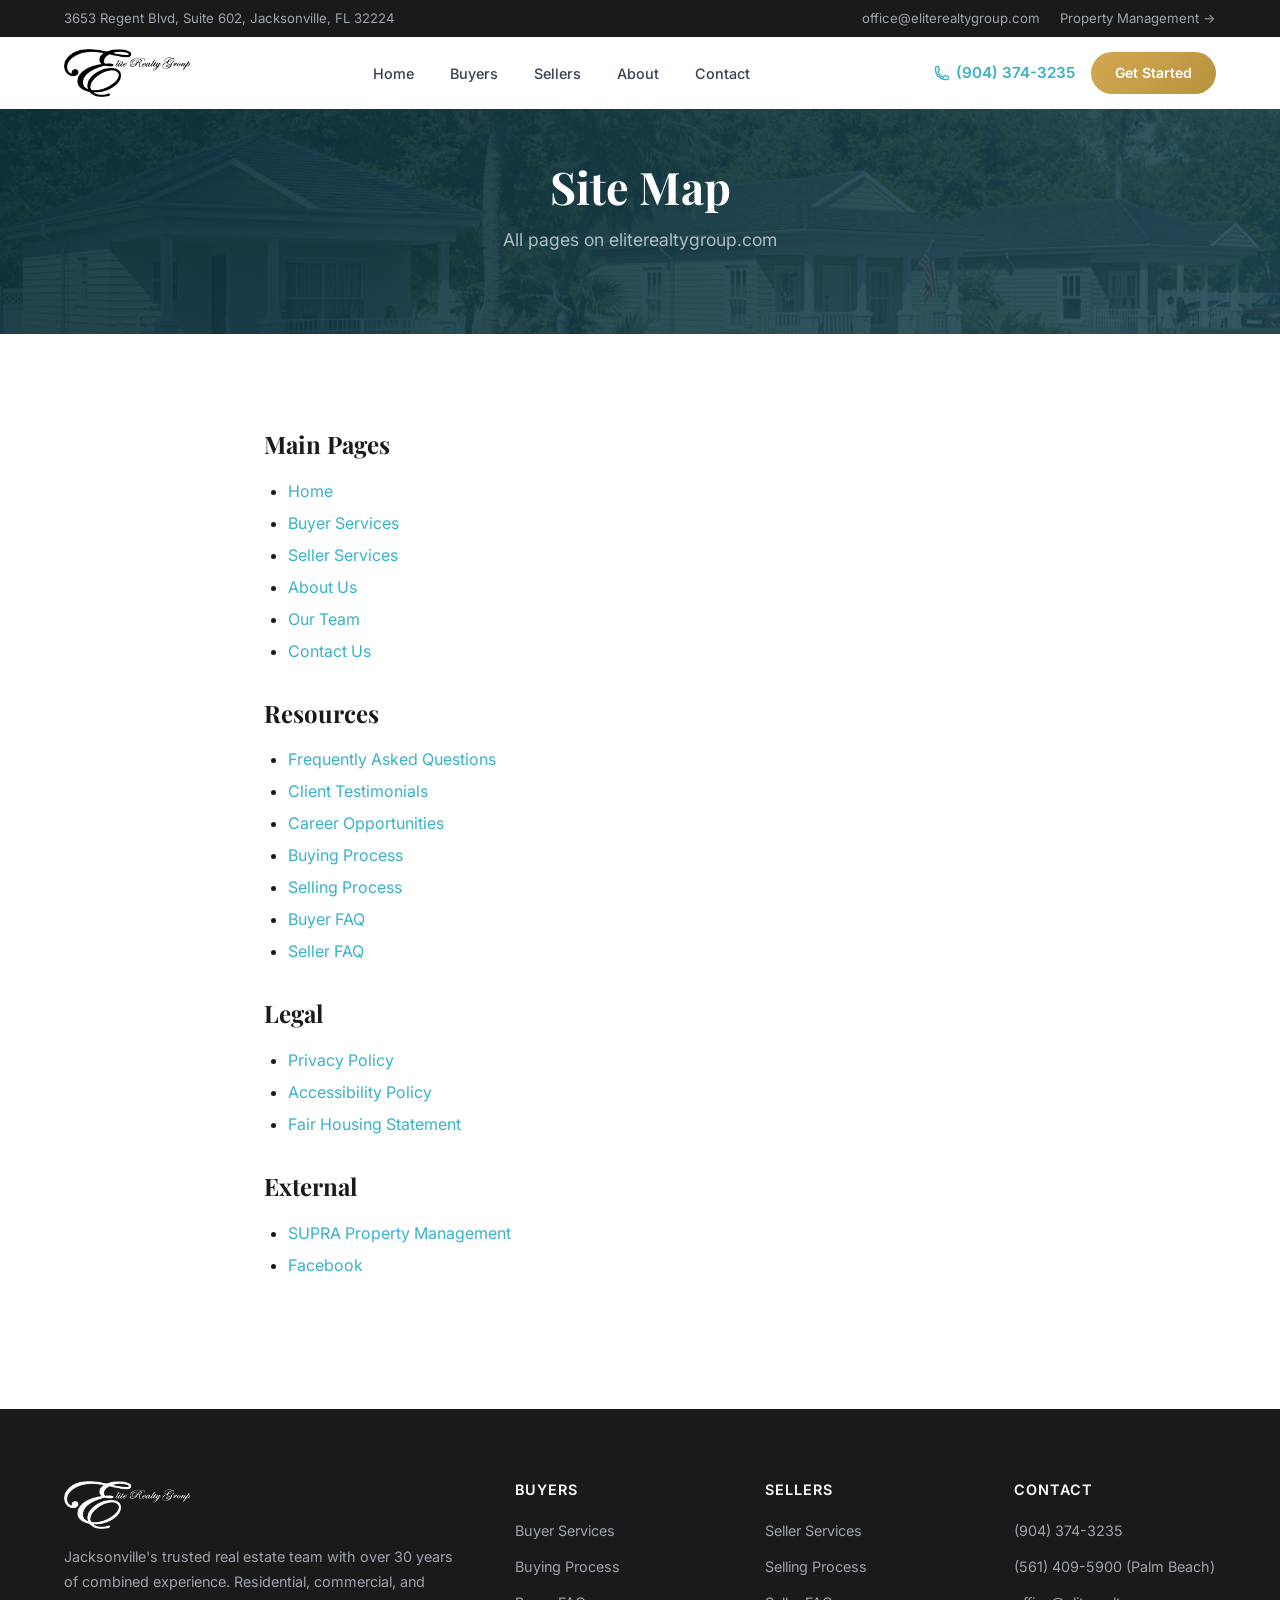
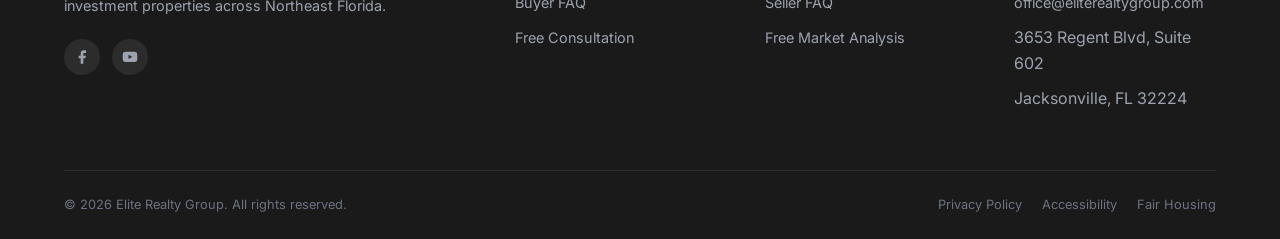
<file: sitemap.html>
<!DOCTYPE html>
<html lang="en">
<head>
    <meta charset="UTF-8">
    <meta name="viewport" content="width=device-width, initial-scale=1.0">
    <title>Site Map | Elite Realty Group | Jacksonville FL</title>
    <link rel="preconnect" href="https://fonts.googleapis.com">
    <link rel="preconnect" href="https://fonts.gstatic.com" crossorigin>
    <link href="https://fonts.googleapis.com/css2?family=Inter:wght@300;400;500;600;700&family=Playfair+Display:wght@400;600;700&display=swap" rel="stylesheet">
    <link rel="stylesheet" href="css/styles.css">
    <!-- Google tag (gtag.js) -->
    <script async src="https://www.googletagmanager.com/gtag/js?id=UA-117538098-1"></script>
    <script>window.dataLayer=window.dataLayer||[];function gtag(){dataLayer.push(arguments);}gtag('js',new Date());gtag('config','UA-117538098-1');</script>
    <!-- Google Tag Manager -->
    <script>(function(w,d,s,l,i){w[l]=w[l]||[];w[l].push({'gtm.start':new Date().getTime(),event:'gtm.js'});var f=d.getElementsByTagName(s)[0],j=d.createElement(s),dl=l!='dataLayer'?'&l='+l:'';j.async=true;j.src='https://www.googletagmanager.com/gtm.js?id='+i+dl;f.parentNode.insertBefore(j,f);})(window,document,'script','dataLayer','GTM-KVWMMFK');</script>
</head>
<body>
<a href="#main-content" class="skip-link">Skip to main content</a>
<!-- Header -->
<header class="header" role="banner">
    <div class="header-top">
        <div class="container">
            <div class="header-top-left"><span>3653 Regent Blvd, Suite 602, Jacksonville, FL 32224</span></div>
            <div class="header-top-right">
                <a href="mailto:office@eliterealtygroup.com">office@eliterealtygroup.com</a>
                <a href="https://suprapm.com" target="_blank" rel="noopener noreferrer">Property Management &rarr;</a>
            </div>
        </div>
    </div>
    <div class="header-main">
        <div class="container">
            <a href="index.html" class="logo"><img src="images/logo.png" alt="Elite Realty Group" class="logo-dark"></a>
            <nav class="nav" role="navigation" aria-label="Main navigation">
                <a href="index.html">Home</a>
                <a href="buyers.html">Buyers</a>
                <a href="sellers.html">Sellers</a>
                <a href="about.html">About</a>
                <a href="contact.html">Contact</a>
            </nav>
            <div class="header-actions">
                <a href="tel:9043743235" class="header-phone"><svg aria-hidden="true" xmlns="http://www.w3.org/2000/svg" fill="none" viewBox="0 0 24 24" stroke-width="2" stroke="currentColor"><path stroke-linecap="round" stroke-linejoin="round" d="M2.25 6.75c0 8.284 6.716 15 15 15h2.25a2.25 2.25 0 002.25-2.25v-1.372c0-.516-.351-.966-.852-1.091l-4.423-1.106c-.44-.11-.902.055-1.173.417l-.97 1.293c-.282.376-.769.542-1.21.38a12.035 12.035 0 01-7.143-7.143c-.162-.441.004-.928.38-1.21l1.293-.97c.363-.271.527-.734.417-1.173L6.963 3.102a1.125 1.125 0 00-1.091-.852H4.5A2.25 2.25 0 002.25 4.5v2.25z"/></svg>(904) 374-3235</a>
                <a href="contact.html" class="btn btn-gold btn-sm">Get Started</a>
            </div>
            <button class="nav-toggle" aria-label="Toggle navigation" aria-expanded="false"><span></span><span></span><span></span></button>
        </div>
    </div>
</header>

<main id="main-content">

<section class="page-hero">
    <div class="container">
        <h1>Site Map</h1>
        <p>All pages on eliterealtygroup.com</p>
    </div>
</section>

<section class="section">
    <div class="container" style="max-width: 800px;">
        <div class="reveal">
            <h3 style="margin-bottom: 16px;">Main Pages</h3>
            <ul style="list-style: disc; padding-left: 24px; margin-bottom: 32px; line-height: 2;">
                <li><a href="index.html">Home</a></li>
                <li><a href="buyers.html">Buyer Services</a></li>
                <li><a href="sellers.html">Seller Services</a></li>
                <li><a href="about.html">About Us</a></li>
                <li><a href="about.html#team">Our Team</a></li>
                <li><a href="contact.html">Contact Us</a></li>
            </ul>

            <h3 style="margin-bottom: 16px;">Resources</h3>
            <ul style="list-style: disc; padding-left: 24px; margin-bottom: 32px; line-height: 2;">
                <li><a href="faq.html">Frequently Asked Questions</a></li>
                <li><a href="testimonials.html">Client Testimonials</a></li>
                <li><a href="careers.html">Career Opportunities</a></li>
                <li><a href="buyers.html#process">Buying Process</a></li>
                <li><a href="sellers.html#process">Selling Process</a></li>
                <li><a href="buyers.html#faq">Buyer FAQ</a></li>
                <li><a href="sellers.html#faq">Seller FAQ</a></li>
            </ul>

            <h3 style="margin-bottom: 16px;">Legal</h3>
            <ul style="list-style: disc; padding-left: 24px; margin-bottom: 32px; line-height: 2;">
                <li><a href="privacy-policy.html">Privacy Policy</a></li>
                <li><a href="accessibility.html">Accessibility Policy</a></li>
                <li><a href="fair-housing.html">Fair Housing Statement</a></li>
            </ul>

            <h3 style="margin-bottom: 16px;">External</h3>
            <ul style="list-style: disc; padding-left: 24px; margin-bottom: 32px; line-height: 2;">
                <li><a href="https://suprapm.com" target="_blank" rel="noopener noreferrer">SUPRA Property Management</a></li>
                <li><a href="https://www.facebook.com/eliterealtygroupofjax" target="_blank" rel="noopener noreferrer">Facebook</a></li>
            </ul>
        </div>
    </div>
</section>

<!-- Footer -->
</main>

<footer class="footer" role="contentinfo">
    <div class="container">
        <div class="footer-grid">
            <div class="footer-brand">
                <a href="index.html"><img src="images/logo.png" alt="Elite Realty Group" style="height: 48px; margin-bottom: 16px;"></a>
                <p>Jacksonville's trusted real estate team with over 30 years of combined experience. Residential, commercial, and investment properties across Northeast Florida.</p>
                <div class="footer-social">
                    <a href="https://www.facebook.com/eliterealtygroupofjax" target="_blank" rel="noopener noreferrer" aria-label="Facebook">
                        <svg aria-hidden="true" xmlns="http://www.w3.org/2000/svg" width="16" height="16" fill="currentColor" viewBox="0 0 24 24"><path d="M18 2h-3a5 5 0 00-5 5v3H7v4h3v8h4v-8h3l1-4h-4V7a1 1 0 011-1h3z"/></svg>
                    </a>
                    <a href="https://www.youtube.com" target="_blank" rel="noopener noreferrer" aria-label="YouTube">
                        <svg aria-hidden="true" xmlns="http://www.w3.org/2000/svg" width="16" height="16" fill="currentColor" viewBox="0 0 24 24"><path d="M22.54 6.42a2.78 2.78 0 00-1.94-2C18.88 4 12 4 12 4s-6.88 0-8.6.46a2.78 2.78 0 00-1.94 2A29 29 0 001 11.75a29 29 0 00.46 5.33A2.78 2.78 0 003.4 19.1c1.72.46 8.6.46 8.6.46s6.88 0 8.6-.46a2.78 2.78 0 001.94-2 29 29 0 00.46-5.25 29 29 0 00-.46-5.43zM9.75 15.02V8.48l5.75 3.27-5.75 3.27z"/></svg>
                    </a>
                </div>
            </div>
            <div class="footer-col">
                <h4>Buyers</h4>
                <ul>
                    <li><a href="buyers.html">Buyer Services</a></li>
                    <li><a href="buyers.html#process">Buying Process</a></li>
                    <li><a href="buyers.html#faq">Buyer FAQ</a></li>
                    <li><a href="contact.html">Free Consultation</a></li>
                </ul>
            </div>
            <div class="footer-col">
                <h4>Sellers</h4>
                <ul>
                    <li><a href="sellers.html">Seller Services</a></li>
                    <li><a href="sellers.html#process">Selling Process</a></li>
                    <li><a href="sellers.html#faq">Seller FAQ</a></li>
                    <li><a href="contact.html">Free Market Analysis</a></li>
                </ul>
            </div>
            <div class="footer-col">
                <h4>Contact</h4>
                <ul>
                    <li><a href="tel:9043743235">(904) 374-3235</a></li>
                    <li><a href="tel:5614095900">(561) 409-5900 (Palm Beach)</a></li>
                    <li><a href="mailto:office@eliterealtygroup.com">office@eliterealtygroup.com</a></li>
                    <li>3653 Regent Blvd, Suite 602</li>
                    <li>Jacksonville, FL 32224</li>
                </ul>
            </div>
        </div>
        <div class="footer-bottom">
            <span>&copy; 2026 Elite Realty Group. All rights reserved.</span>
            <div class="footer-legal">
                <a href="privacy-policy.html">Privacy Policy</a>
                <a href="accessibility.html">Accessibility</a>
                <a href="fair-housing.html">Fair Housing</a>
            </div>
        </div>
    </div>
</footer>

<script src="js/app.js"></script>
</body>
</html>
</file>
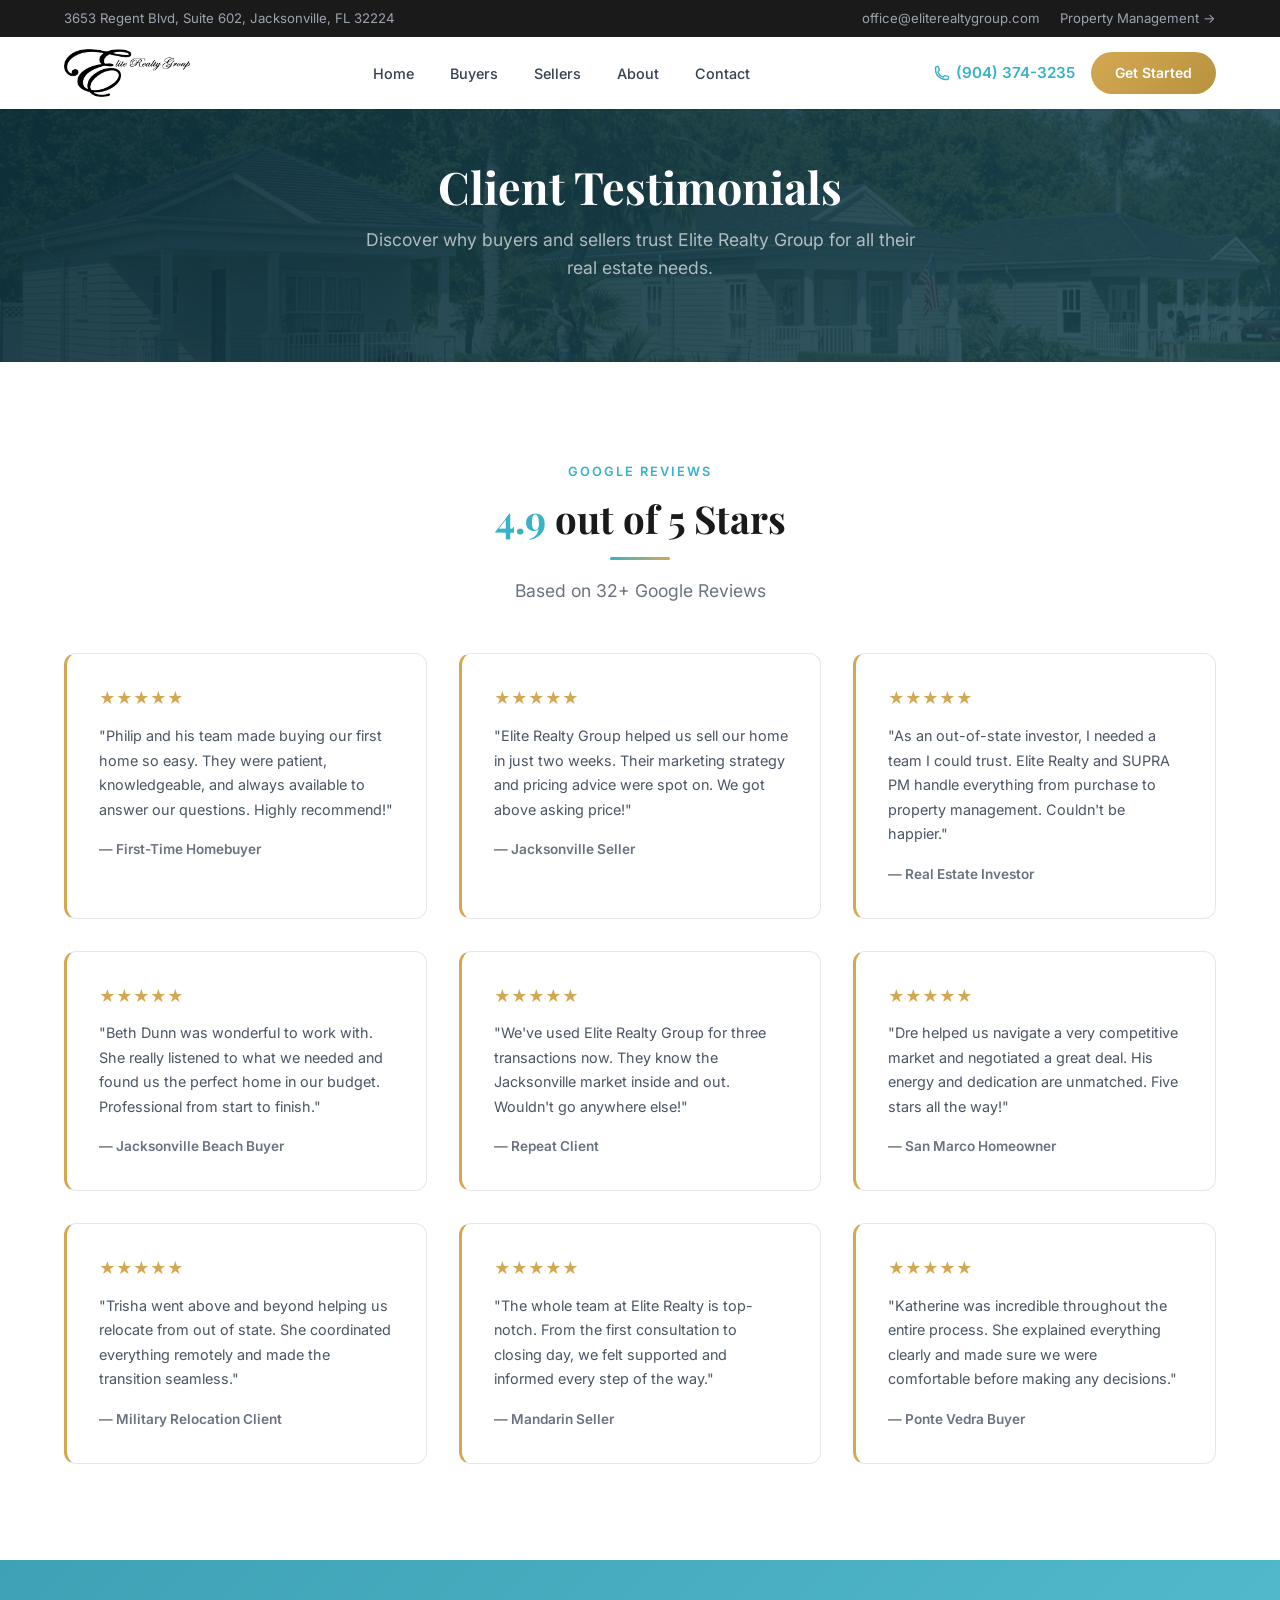
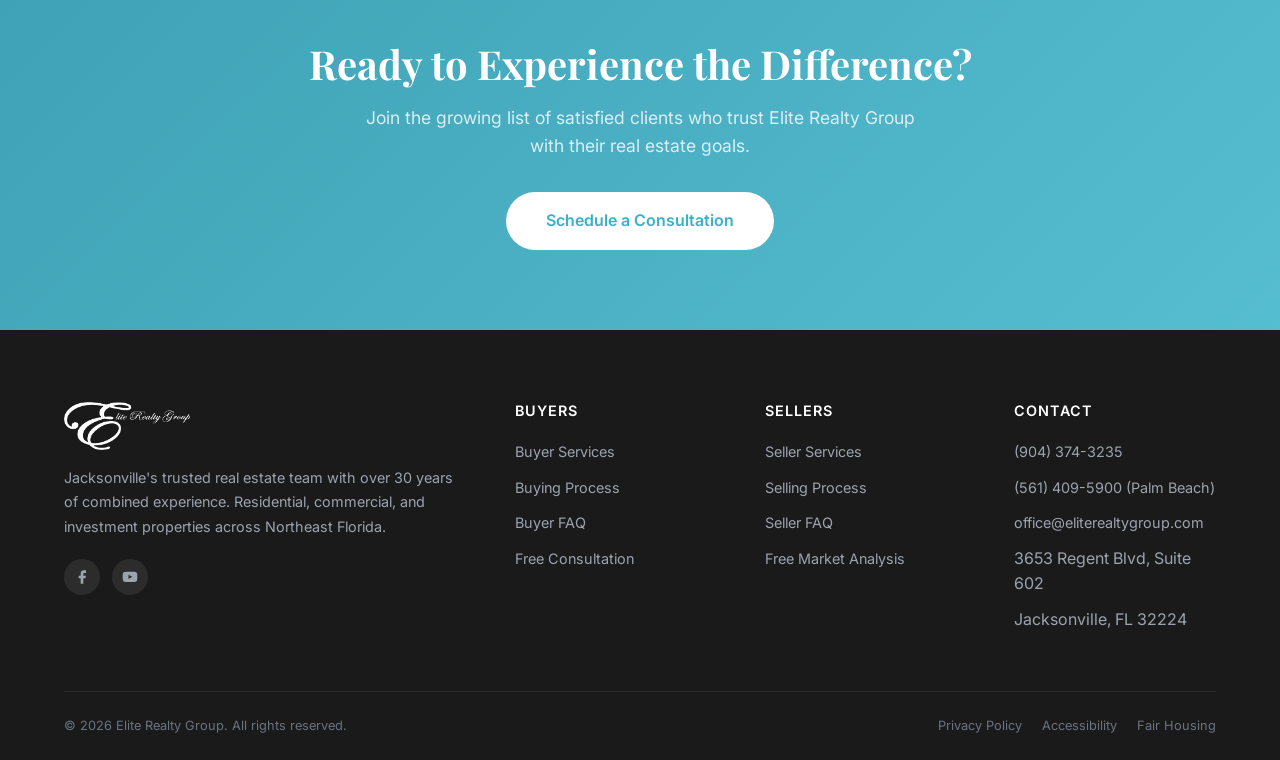
<file: testimonials.html>
<!DOCTYPE html>
<html lang="en">
<head>
    <meta charset="UTF-8">
    <meta name="viewport" content="width=device-width, initial-scale=1.0">
    <title>Testimonials | Elite Realty Group | Jacksonville FL</title>
    <meta name="description" content="Read what buyers, sellers, and investors say about working with Elite Realty Group in Jacksonville, FL. 4.9 stars from 32+ Google reviews.">
    <link rel="preconnect" href="https://fonts.googleapis.com">
    <link rel="preconnect" href="https://fonts.gstatic.com" crossorigin>
    <link href="https://fonts.googleapis.com/css2?family=Inter:wght@300;400;500;600;700&family=Playfair+Display:wght@400;600;700&display=swap" rel="stylesheet">
    <link rel="stylesheet" href="css/styles.css">
    <!-- Google tag (gtag.js) -->
    <script async src="https://www.googletagmanager.com/gtag/js?id=UA-117538098-1"></script>
    <script>window.dataLayer=window.dataLayer||[];function gtag(){dataLayer.push(arguments);}gtag('js',new Date());gtag('config','UA-117538098-1');</script>
    <!-- Google Tag Manager -->
    <script>(function(w,d,s,l,i){w[l]=w[l]||[];w[l].push({'gtm.start':new Date().getTime(),event:'gtm.js'});var f=d.getElementsByTagName(s)[0],j=d.createElement(s),dl=l!='dataLayer'?'&l='+l:'';j.async=true;j.src='https://www.googletagmanager.com/gtm.js?id='+i+dl;f.parentNode.insertBefore(j,f);})(window,document,'script','dataLayer','GTM-KVWMMFK');</script>
</head>
<body>
<a href="#main-content" class="skip-link">Skip to main content</a>
<!-- Header -->
<header class="header" role="banner">
    <div class="header-top">
        <div class="container">
            <div class="header-top-left">
                <span>3653 Regent Blvd, Suite 602, Jacksonville, FL 32224</span>
            </div>
            <div class="header-top-right">
                <a href="mailto:office@eliterealtygroup.com">office@eliterealtygroup.com</a>
                <a href="https://suprapm.com" target="_blank" rel="noopener noreferrer">Property Management &rarr;</a>
            </div>
        </div>
    </div>
    <div class="header-main">
        <div class="container">
            <a href="index.html" class="logo"><img src="images/logo.png" alt="Elite Realty Group" class="logo-dark"></a>
            <nav class="nav" role="navigation" aria-label="Main navigation">
                <a href="index.html">Home</a>
                <a href="buyers.html">Buyers</a>
                <a href="sellers.html">Sellers</a>
                <a href="about.html">About</a>
                <a href="contact.html">Contact</a>
            </nav>
            <div class="header-actions">
                <a href="tel:9043743235" class="header-phone">
                    <svg aria-hidden="true" xmlns="http://www.w3.org/2000/svg" fill="none" viewBox="0 0 24 24" stroke-width="2" stroke="currentColor"><path stroke-linecap="round" stroke-linejoin="round" d="M2.25 6.75c0 8.284 6.716 15 15 15h2.25a2.25 2.25 0 002.25-2.25v-1.372c0-.516-.351-.966-.852-1.091l-4.423-1.106c-.44-.11-.902.055-1.173.417l-.97 1.293c-.282.376-.769.542-1.21.38a12.035 12.035 0 01-7.143-7.143c-.162-.441.004-.928.38-1.21l1.293-.97c.363-.271.527-.734.417-1.173L6.963 3.102a1.125 1.125 0 00-1.091-.852H4.5A2.25 2.25 0 002.25 4.5v2.25z"/></svg>
                    (904) 374-3235
                </a>
                <a href="contact.html" class="btn btn-gold btn-sm">Get Started</a>
            </div>
            <button class="nav-toggle" aria-label="Toggle navigation" aria-expanded="false">
                <span></span><span></span><span></span>
            </button>
        </div>
    </div>
</header>

<main id="main-content">

<!-- Page Hero -->
<section class="page-hero">
    <div class="container">
        <h1>Client Testimonials</h1>
        <p>Discover why buyers and sellers trust Elite Realty Group for all their real estate needs.</p>
    </div>
</section>

<!-- Reviews Summary -->
<section class="section">
    <div class="container">
        <div class="text-center reveal">
            <span class="section-label">Google Reviews</span>
            <h2 class="section-title center"><span>4.9</span> out of 5 Stars</h2>
            <p class="section-subtitle center">Based on 32+ Google Reviews</p>
        </div>

        <div class="grid-3" style="margin-top: 48px;">
            <div class="card reveal" style="border-left: 3px solid var(--color-gold);">
                <div style="margin-bottom: 12px; color: var(--color-gold);">&#9733;&#9733;&#9733;&#9733;&#9733;</div>
                <p style="color: var(--color-gray-600); font-size: 0.9rem; line-height: 1.7; margin-bottom: 16px;">"Philip and his team made buying our first home so easy. They were patient, knowledgeable, and always available to answer our questions. Highly recommend!"</p>
                <p style="font-weight: 600; font-size: 0.85rem;">— First-Time Homebuyer</p>
            </div>
            <div class="card reveal" style="border-left: 3px solid var(--color-gold);">
                <div style="margin-bottom: 12px; color: var(--color-gold);">&#9733;&#9733;&#9733;&#9733;&#9733;</div>
                <p style="color: var(--color-gray-600); font-size: 0.9rem; line-height: 1.7; margin-bottom: 16px;">"Elite Realty Group helped us sell our home in just two weeks. Their marketing strategy and pricing advice were spot on. We got above asking price!"</p>
                <p style="font-weight: 600; font-size: 0.85rem;">— Jacksonville Seller</p>
            </div>
            <div class="card reveal" style="border-left: 3px solid var(--color-gold);">
                <div style="margin-bottom: 12px; color: var(--color-gold);">&#9733;&#9733;&#9733;&#9733;&#9733;</div>
                <p style="color: var(--color-gray-600); font-size: 0.9rem; line-height: 1.7; margin-bottom: 16px;">"As an out-of-state investor, I needed a team I could trust. Elite Realty and SUPRA PM handle everything from purchase to property management. Couldn't be happier."</p>
                <p style="font-weight: 600; font-size: 0.85rem;">— Real Estate Investor</p>
            </div>
            <div class="card reveal" style="border-left: 3px solid var(--color-gold);">
                <div style="margin-bottom: 12px; color: var(--color-gold);">&#9733;&#9733;&#9733;&#9733;&#9733;</div>
                <p style="color: var(--color-gray-600); font-size: 0.9rem; line-height: 1.7; margin-bottom: 16px;">"Beth Dunn was wonderful to work with. She really listened to what we needed and found us the perfect home in our budget. Professional from start to finish."</p>
                <p style="font-weight: 600; font-size: 0.85rem;">— Jacksonville Beach Buyer</p>
            </div>
            <div class="card reveal" style="border-left: 3px solid var(--color-gold);">
                <div style="margin-bottom: 12px; color: var(--color-gold);">&#9733;&#9733;&#9733;&#9733;&#9733;</div>
                <p style="color: var(--color-gray-600); font-size: 0.9rem; line-height: 1.7; margin-bottom: 16px;">"We've used Elite Realty Group for three transactions now. They know the Jacksonville market inside and out. Wouldn't go anywhere else!"</p>
                <p style="font-weight: 600; font-size: 0.85rem;">— Repeat Client</p>
            </div>
            <div class="card reveal" style="border-left: 3px solid var(--color-gold);">
                <div style="margin-bottom: 12px; color: var(--color-gold);">&#9733;&#9733;&#9733;&#9733;&#9733;</div>
                <p style="color: var(--color-gray-600); font-size: 0.9rem; line-height: 1.7; margin-bottom: 16px;">"Dre helped us navigate a very competitive market and negotiated a great deal. His energy and dedication are unmatched. Five stars all the way!"</p>
                <p style="font-weight: 600; font-size: 0.85rem;">— San Marco Homeowner</p>
            </div>
            <div class="card reveal" style="border-left: 3px solid var(--color-gold);">
                <div style="margin-bottom: 12px; color: var(--color-gold);">&#9733;&#9733;&#9733;&#9733;&#9733;</div>
                <p style="color: var(--color-gray-600); font-size: 0.9rem; line-height: 1.7; margin-bottom: 16px;">"Trisha went above and beyond helping us relocate from out of state. She coordinated everything remotely and made the transition seamless."</p>
                <p style="font-weight: 600; font-size: 0.85rem;">— Military Relocation Client</p>
            </div>
            <div class="card reveal" style="border-left: 3px solid var(--color-gold);">
                <div style="margin-bottom: 12px; color: var(--color-gold);">&#9733;&#9733;&#9733;&#9733;&#9733;</div>
                <p style="color: var(--color-gray-600); font-size: 0.9rem; line-height: 1.7; margin-bottom: 16px;">"The whole team at Elite Realty is top-notch. From the first consultation to closing day, we felt supported and informed every step of the way."</p>
                <p style="font-weight: 600; font-size: 0.85rem;">— Mandarin Seller</p>
            </div>
            <div class="card reveal" style="border-left: 3px solid var(--color-gold);">
                <div style="margin-bottom: 12px; color: var(--color-gold);">&#9733;&#9733;&#9733;&#9733;&#9733;</div>
                <p style="color: var(--color-gray-600); font-size: 0.9rem; line-height: 1.7; margin-bottom: 16px;">"Katherine was incredible throughout the entire process. She explained everything clearly and made sure we were comfortable before making any decisions."</p>
                <p style="font-weight: 600; font-size: 0.85rem;">— Ponte Vedra Buyer</p>
            </div>
        </div>
    </div>
</section>

<!-- CTA Banner -->
<section class="cta-banner">
    <div class="container">
        <h2>Ready to Experience the Difference?</h2>
        <p>Join the growing list of satisfied clients who trust Elite Realty Group with their real estate goals.</p>
        <a href="contact.html" class="btn btn-white">Schedule a Consultation</a>
    </div>
</section>

<!-- Footer -->
</main>

<footer class="footer" role="contentinfo">
    <div class="container">
        <div class="footer-grid">
            <div class="footer-brand">
                <a href="index.html"><img src="images/logo.png" alt="Elite Realty Group" style="height: 48px; margin-bottom: 16px;"></a>
                <p>Jacksonville's trusted real estate team with over 30 years of combined experience. Residential, commercial, and investment properties across Northeast Florida.</p>
                <div class="footer-social">
                    <a href="https://www.facebook.com/eliterealtygroupofjax" target="_blank" rel="noopener noreferrer" aria-label="Facebook">
                        <svg aria-hidden="true" xmlns="http://www.w3.org/2000/svg" width="16" height="16" fill="currentColor" viewBox="0 0 24 24"><path d="M18 2h-3a5 5 0 00-5 5v3H7v4h3v8h4v-8h3l1-4h-4V7a1 1 0 011-1h3z"/></svg>
                    </a>
                    <a href="https://www.youtube.com" target="_blank" rel="noopener noreferrer" aria-label="YouTube">
                        <svg aria-hidden="true" xmlns="http://www.w3.org/2000/svg" width="16" height="16" fill="currentColor" viewBox="0 0 24 24"><path d="M22.54 6.42a2.78 2.78 0 00-1.94-2C18.88 4 12 4 12 4s-6.88 0-8.6.46a2.78 2.78 0 00-1.94 2A29 29 0 001 11.75a29 29 0 00.46 5.33A2.78 2.78 0 003.4 19.1c1.72.46 8.6.46 8.6.46s6.88 0 8.6-.46a2.78 2.78 0 001.94-2 29 29 0 00.46-5.25 29 29 0 00-.46-5.43zM9.75 15.02V8.48l5.75 3.27-5.75 3.27z"/></svg>
                    </a>
                </div>
            </div>
            <div class="footer-col">
                <h4>Buyers</h4>
                <ul>
                    <li><a href="buyers.html">Buyer Services</a></li>
                    <li><a href="buyers.html#process">Buying Process</a></li>
                    <li><a href="buyers.html#faq">Buyer FAQ</a></li>
                    <li><a href="contact.html">Free Consultation</a></li>
                </ul>
            </div>
            <div class="footer-col">
                <h4>Sellers</h4>
                <ul>
                    <li><a href="sellers.html">Seller Services</a></li>
                    <li><a href="sellers.html#process">Selling Process</a></li>
                    <li><a href="sellers.html#faq">Seller FAQ</a></li>
                    <li><a href="contact.html">Free Market Analysis</a></li>
                </ul>
            </div>
            <div class="footer-col">
                <h4>Contact</h4>
                <ul>
                    <li><a href="tel:9043743235">(904) 374-3235</a></li>
                    <li><a href="tel:5614095900">(561) 409-5900 (Palm Beach)</a></li>
                    <li><a href="mailto:office@eliterealtygroup.com">office@eliterealtygroup.com</a></li>
                    <li>3653 Regent Blvd, Suite 602</li>
                    <li>Jacksonville, FL 32224</li>
                </ul>
            </div>
        </div>
        <div class="footer-bottom">
            <span>&copy; 2026 Elite Realty Group. All rights reserved.</span>
            <div class="footer-legal">
                <a href="privacy-policy.html">Privacy Policy</a>
                <a href="accessibility.html">Accessibility</a>
                <a href="fair-housing.html">Fair Housing</a>
            </div>
        </div>
    </div>
</footer>

<script src="js/app.js"></script>
</body>
</html>
</file>
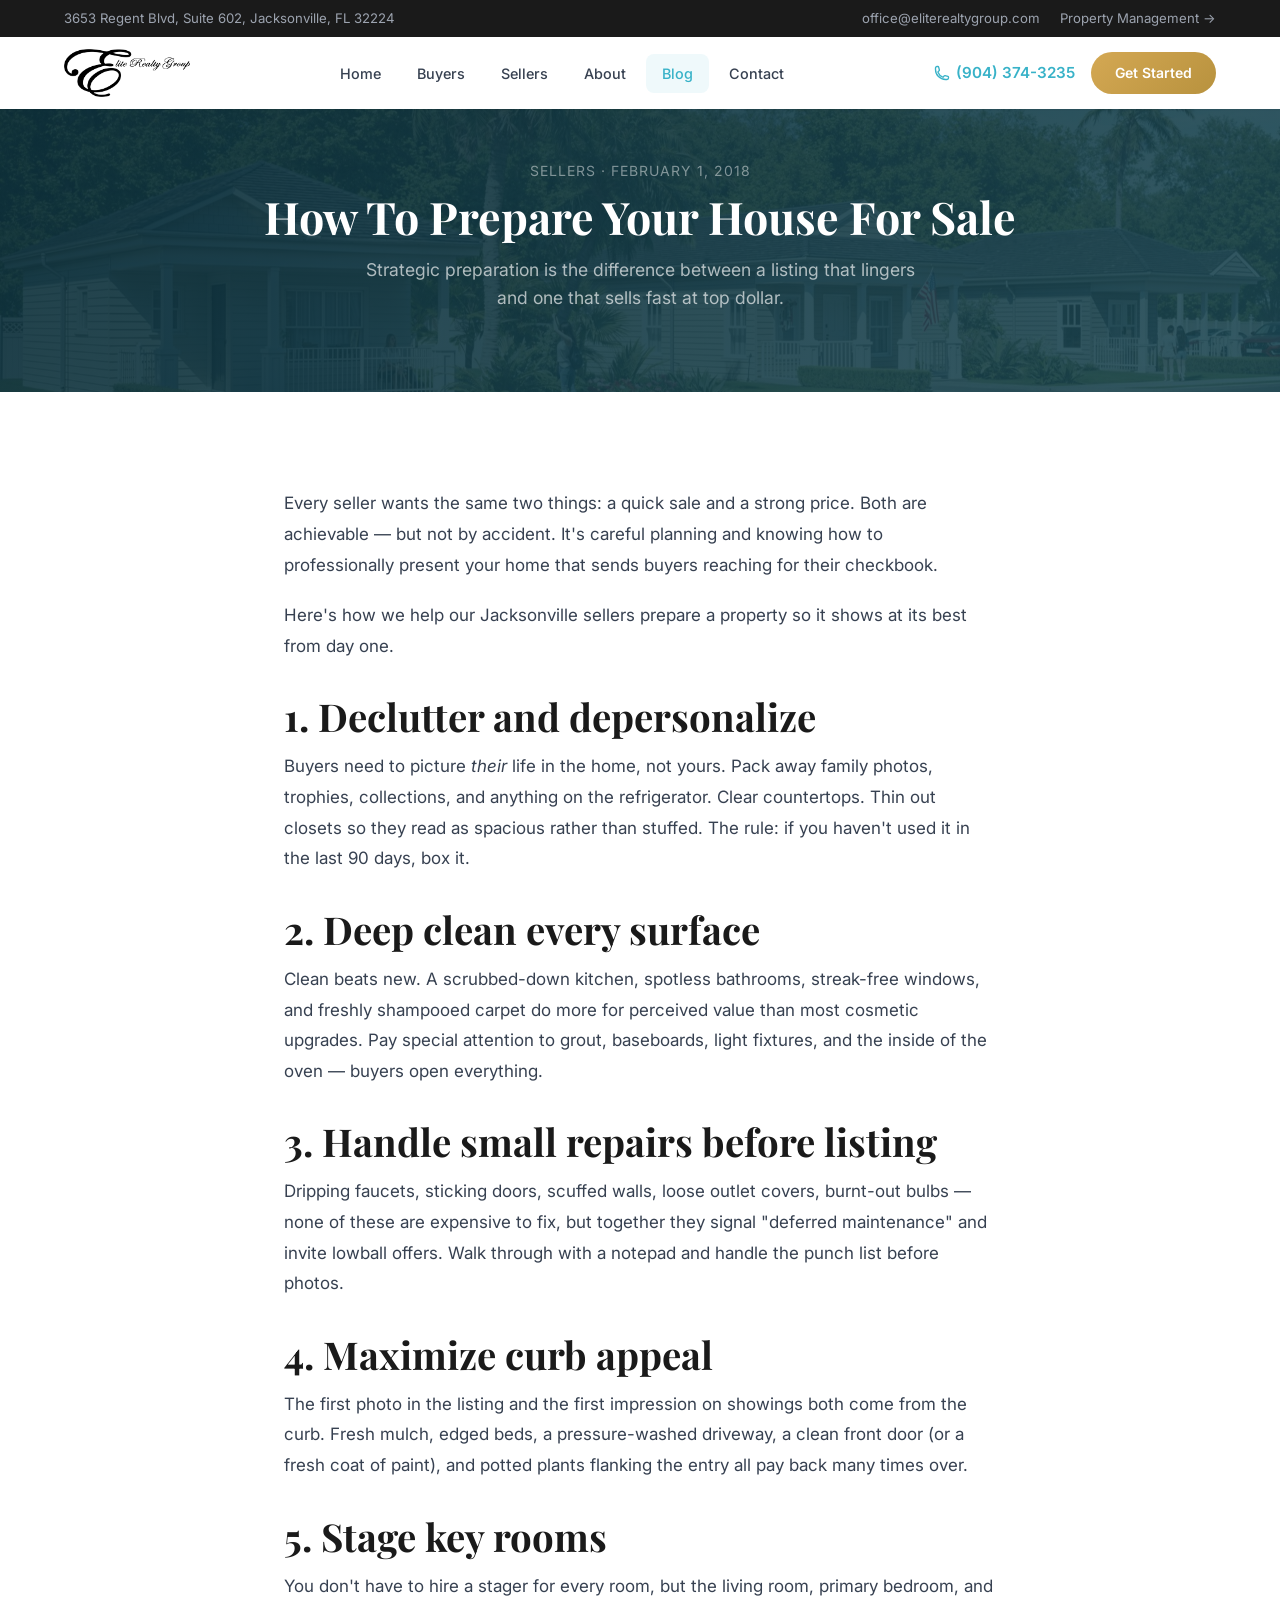
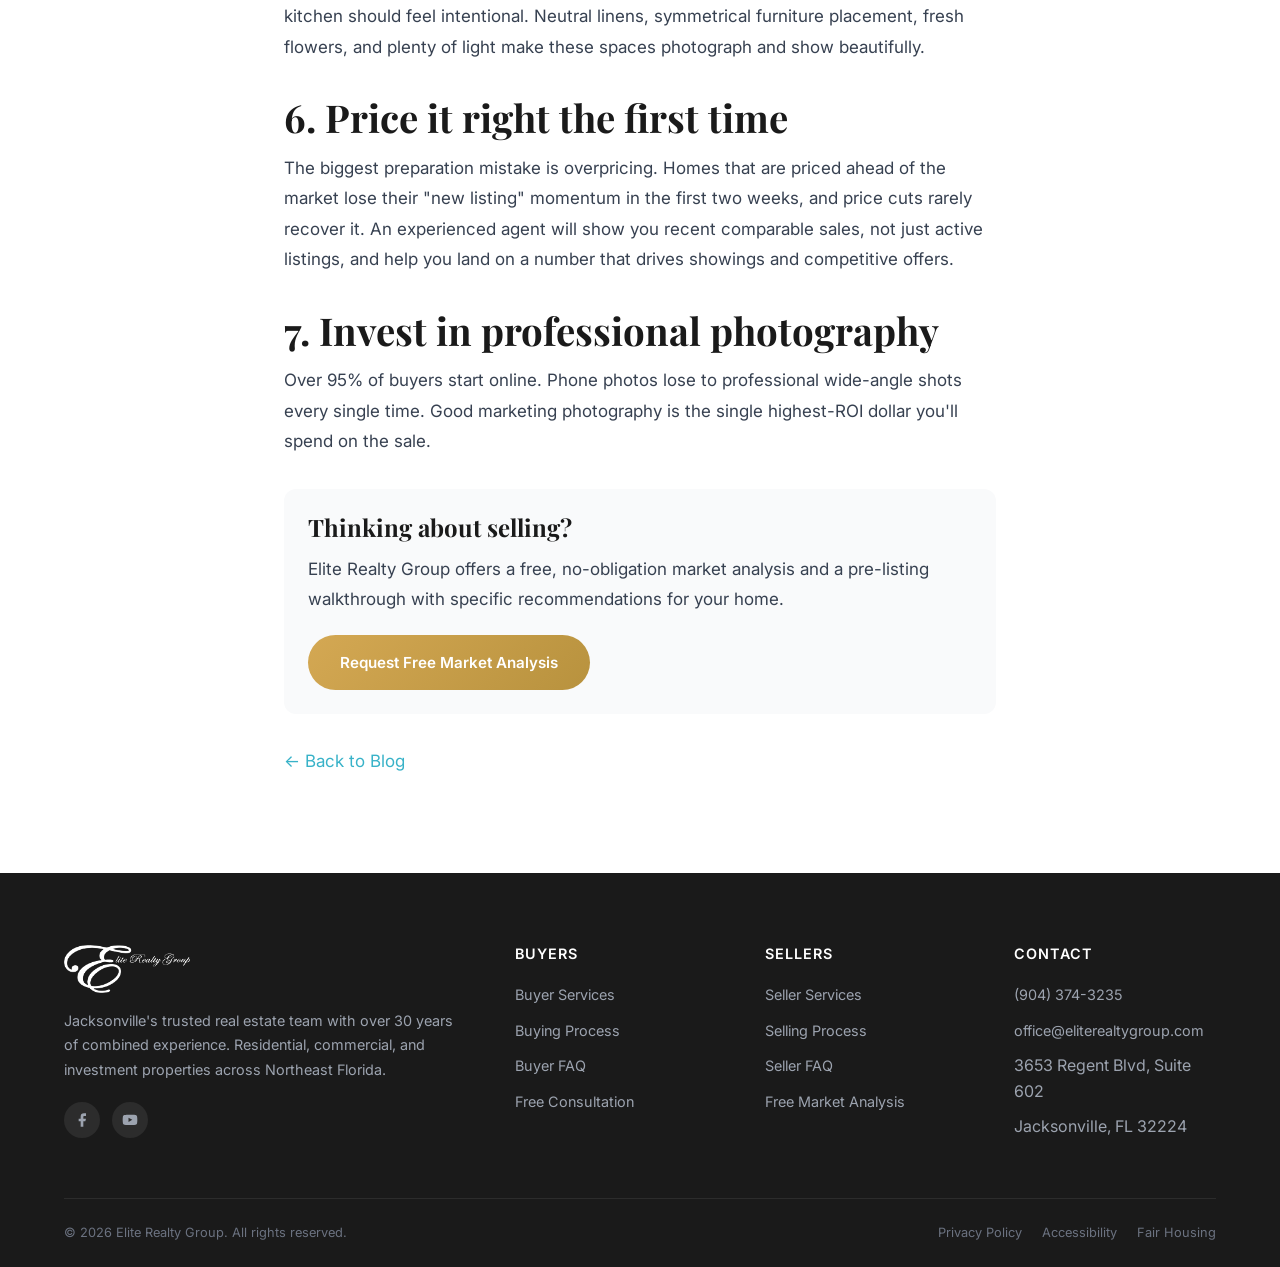
<file: blog/how-to-prepare-your-house-for-sale.html>
<!DOCTYPE html>
<html lang="en">
<head>
    <meta charset="UTF-8">
    <meta name="viewport" content="width=device-width, initial-scale=1.0">
    <title>How To Prepare Your House For Sale | Elite Realty Group</title>
    <meta name="description" content="Want your Jacksonville home to sell fast and bring top dollar? Our seller preparation guide walks through staging, pricing, and presentation strategies that work.">
    <link rel="canonical" href="https://www.eliterealtygroup.com/blog/how-to-prepare-your-house-for-sale">
    <meta property="og:title" content="How To Prepare Your House For Sale">
    <meta property="og:description" content="Strategic preparation tips to help your Jacksonville home sell fast and for top dollar.">
    <meta property="og:type" content="article">
    <meta property="article:published_time" content="2018-02-01">
    <link rel="preconnect" href="https://fonts.googleapis.com">
    <link rel="preconnect" href="https://fonts.gstatic.com" crossorigin>
    <link href="https://fonts.googleapis.com/css2?family=Inter:wght@300;400;500;600;700&family=Playfair+Display:wght@400;600;700&display=swap" rel="stylesheet">
    <link rel="stylesheet" href="../css/styles.css">
    <script type="application/ld+json">
    {
      "@context": "https://schema.org",
      "@type": "BlogPosting",
      "headline": "How To Prepare Your House For Sale",
      "datePublished": "2018-02-01",
      "author": {"@type": "Organization", "name": "Elite Realty Group"},
      "publisher": {"@type": "Organization", "name": "Elite Realty Group"},
      "mainEntityOfPage": "https://www.eliterealtygroup.com/blog/how-to-prepare-your-house-for-sale"
    }
    </script>
</head>
<body>

<header class="header">
    <div class="header-top">
        <div class="container">
            <div class="header-top-left"><span>3653 Regent Blvd, Suite 602, Jacksonville, FL 32224</span></div>
            <div class="header-top-right">
                <a href="mailto:office@eliterealtygroup.com">office@eliterealtygroup.com</a>
                <a href="https://suprapm.com" target="_blank">Property Management &rarr;</a>
            </div>
        </div>
    </div>
    <div class="header-main">
        <div class="container">
            <a href="../index.html" class="logo"><img src="../images/logo.png" alt="Elite Realty Group" class="logo-dark"></a>
            <nav class="nav">
                <a href="../index.html">Home</a>
                <a href="../buyers.html">Buyers</a>
                <a href="../sellers.html">Sellers</a>
                <a href="../about.html">About</a>
                <a href="index.html" class="active">Blog</a>
                <a href="../contact.html">Contact</a>
            </nav>
            <div class="header-actions">
                <a href="tel:9043743235" class="header-phone"><svg xmlns="http://www.w3.org/2000/svg" fill="none" viewBox="0 0 24 24" stroke-width="2" stroke="currentColor"><path stroke-linecap="round" stroke-linejoin="round" d="M2.25 6.75c0 8.284 6.716 15 15 15h2.25a2.25 2.25 0 002.25-2.25v-1.372c0-.516-.351-.966-.852-1.091l-4.423-1.106c-.44-.11-.902.055-1.173.417l-.97 1.293c-.282.376-.769.542-1.21.38a12.035 12.035 0 01-7.143-7.143c-.162-.441.004-.928.38-1.21l1.293-.97c.363-.271.527-.734.417-1.173L6.963 3.102a1.125 1.125 0 00-1.091-.852H4.5A2.25 2.25 0 002.25 4.5v2.25z"/></svg>(904) 374-3235</a>
                <a href="../contact.html" class="btn btn-gold btn-sm">Get Started</a>
            </div>
            <button class="nav-toggle" aria-label="Toggle navigation"><span></span><span></span><span></span></button>
        </div>
    </div>
</header>

<section class="page-hero">
    <div class="container">
        <p style="opacity: 0.7; font-size: 14px; letter-spacing: 1px; text-transform: uppercase; margin-bottom: 8px;">Sellers &middot; February 1, 2018</p>
        <h1>How To Prepare Your House For Sale</h1>
        <p>Strategic preparation is the difference between a listing that lingers and one that sells fast at top dollar.</p>
    </div>
</section>

<section class="section">
    <div class="container" style="max-width: 760px;">
        <div class="reveal" style="color: var(--color-gray-700); line-height: 1.8; font-size: 17px;">

            <p style="margin-bottom: 20px;">Every seller wants the same two things: a quick sale and a strong price. Both are achievable &mdash; but not by accident. It's careful planning and knowing how to professionally present your home that sends buyers reaching for their checkbook.</p>

            <p style="margin-bottom: 24px;">Here's how we help our Jacksonville sellers prepare a property so it shows at its best from day one.</p>

            <h2 style="margin: 32px 0 12px;">1. Declutter and depersonalize</h2>
            <p style="margin-bottom: 20px;">Buyers need to picture <em>their</em> life in the home, not yours. Pack away family photos, trophies, collections, and anything on the refrigerator. Clear countertops. Thin out closets so they read as spacious rather than stuffed. The rule: if you haven't used it in the last 90 days, box it.</p>

            <h2 style="margin: 32px 0 12px;">2. Deep clean every surface</h2>
            <p style="margin-bottom: 20px;">Clean beats new. A scrubbed-down kitchen, spotless bathrooms, streak-free windows, and freshly shampooed carpet do more for perceived value than most cosmetic upgrades. Pay special attention to grout, baseboards, light fixtures, and the inside of the oven &mdash; buyers open everything.</p>

            <h2 style="margin: 32px 0 12px;">3. Handle small repairs before listing</h2>
            <p style="margin-bottom: 20px;">Dripping faucets, sticking doors, scuffed walls, loose outlet covers, burnt-out bulbs &mdash; none of these are expensive to fix, but together they signal "deferred maintenance" and invite lowball offers. Walk through with a notepad and handle the punch list before photos.</p>

            <h2 style="margin: 32px 0 12px;">4. Maximize curb appeal</h2>
            <p style="margin-bottom: 20px;">The first photo in the listing and the first impression on showings both come from the curb. Fresh mulch, edged beds, a pressure-washed driveway, a clean front door (or a fresh coat of paint), and potted plants flanking the entry all pay back many times over.</p>

            <h2 style="margin: 32px 0 12px;">5. Stage key rooms</h2>
            <p style="margin-bottom: 20px;">You don't have to hire a stager for every room, but the living room, primary bedroom, and kitchen should feel intentional. Neutral linens, symmetrical furniture placement, fresh flowers, and plenty of light make these spaces photograph and show beautifully.</p>

            <h2 style="margin: 32px 0 12px;">6. Price it right the first time</h2>
            <p style="margin-bottom: 20px;">The biggest preparation mistake is overpricing. Homes that are priced ahead of the market lose their "new listing" momentum in the first two weeks, and price cuts rarely recover it. An experienced agent will show you recent comparable sales, not just active listings, and help you land on a number that drives showings and competitive offers.</p>

            <h2 style="margin: 32px 0 12px;">7. Invest in professional photography</h2>
            <p style="margin-bottom: 32px;">Over 95% of buyers start online. Phone photos lose to professional wide-angle shots every single time. Good marketing photography is the single highest-ROI dollar you'll spend on the sale.</p>

            <div style="padding: 24px; background: var(--color-gray-50); border-radius: 12px; margin-top: 32px;">
                <h3 style="margin-bottom: 12px;">Thinking about selling?</h3>
                <p style="margin-bottom: 20px;">Elite Realty Group offers a free, no-obligation market analysis and a pre-listing walkthrough with specific recommendations for your home.</p>
                <a href="../contact.html" class="btn btn-gold">Request Free Market Analysis</a>
            </div>

            <p style="margin-top: 32px;"><a href="index.html">&larr; Back to Blog</a></p>
        </div>
    </div>
</section>

<footer class="footer">
    <div class="container">
        <div class="footer-grid">
            <div class="footer-brand">
                <a href="../index.html"><img src="../images/logo.png" alt="Elite Realty Group" style="height: 48px; margin-bottom: 16px;"></a>
                <p>Jacksonville's trusted real estate team with over 30 years of combined experience. Residential, commercial, and investment properties across Northeast Florida.</p>
                <div class="footer-social">
                    <a href="https://www.facebook.com/eliterealtygroupofjax" target="_blank" aria-label="Facebook"><svg xmlns="http://www.w3.org/2000/svg" width="16" height="16" fill="currentColor" viewBox="0 0 24 24"><path d="M18 2h-3a5 5 0 00-5 5v3H7v4h3v8h4v-8h3l1-4h-4V7a1 1 0 011-1h3z"/></svg></a>
                    <a href="https://www.youtube.com" target="_blank" aria-label="YouTube"><svg xmlns="http://www.w3.org/2000/svg" width="16" height="16" fill="currentColor" viewBox="0 0 24 24"><path d="M22.54 6.42a2.78 2.78 0 00-1.94-2C18.88 4 12 4 12 4s-6.88 0-8.6.46a2.78 2.78 0 00-1.94 2A29 29 0 001 11.75a29 29 0 00.46 5.33A2.78 2.78 0 003.4 19.1c1.72.46 8.6.46 8.6.46s6.88 0 8.6-.46a2.78 2.78 0 001.94-2 29 29 0 00.46-5.25 29 29 0 00-.46-5.43zM9.75 15.02V8.48l5.75 3.27-5.75 3.27z"/></svg></a>
                </div>
            </div>
            <div class="footer-col">
                <h4>Buyers</h4>
                <ul>
                    <li><a href="../buyers.html">Buyer Services</a></li>
                    <li><a href="../buyers.html#process">Buying Process</a></li>
                    <li><a href="../buyers.html#faq">Buyer FAQ</a></li>
                    <li><a href="../contact.html">Free Consultation</a></li>
                </ul>
            </div>
            <div class="footer-col">
                <h4>Sellers</h4>
                <ul>
                    <li><a href="../sellers.html">Seller Services</a></li>
                    <li><a href="../sellers.html#process">Selling Process</a></li>
                    <li><a href="../sellers.html#faq">Seller FAQ</a></li>
                    <li><a href="../contact.html">Free Market Analysis</a></li>
                </ul>
            </div>
            <div class="footer-col">
                <h4>Contact</h4>
                <ul>
                    <li><a href="tel:9043743235">(904) 374-3235</a></li>
                    <li><a href="mailto:office@eliterealtygroup.com">office@eliterealtygroup.com</a></li>
                    <li>3653 Regent Blvd, Suite 602</li>
                    <li>Jacksonville, FL 32224</li>
                </ul>
            </div>
        </div>
        <div class="footer-bottom">
            <span>&copy; 2026 Elite Realty Group. All rights reserved.</span>
            <div class="footer-legal">
                <a href="../privacy-policy.html">Privacy Policy</a>
                <a href="../accessibility.html">Accessibility</a>
                <a href="../fair-housing.html">Fair Housing</a>
            </div>
        </div>
    </div>
</footer>

<script src="../js/app.js"></script>
</body>
</html>
</file>
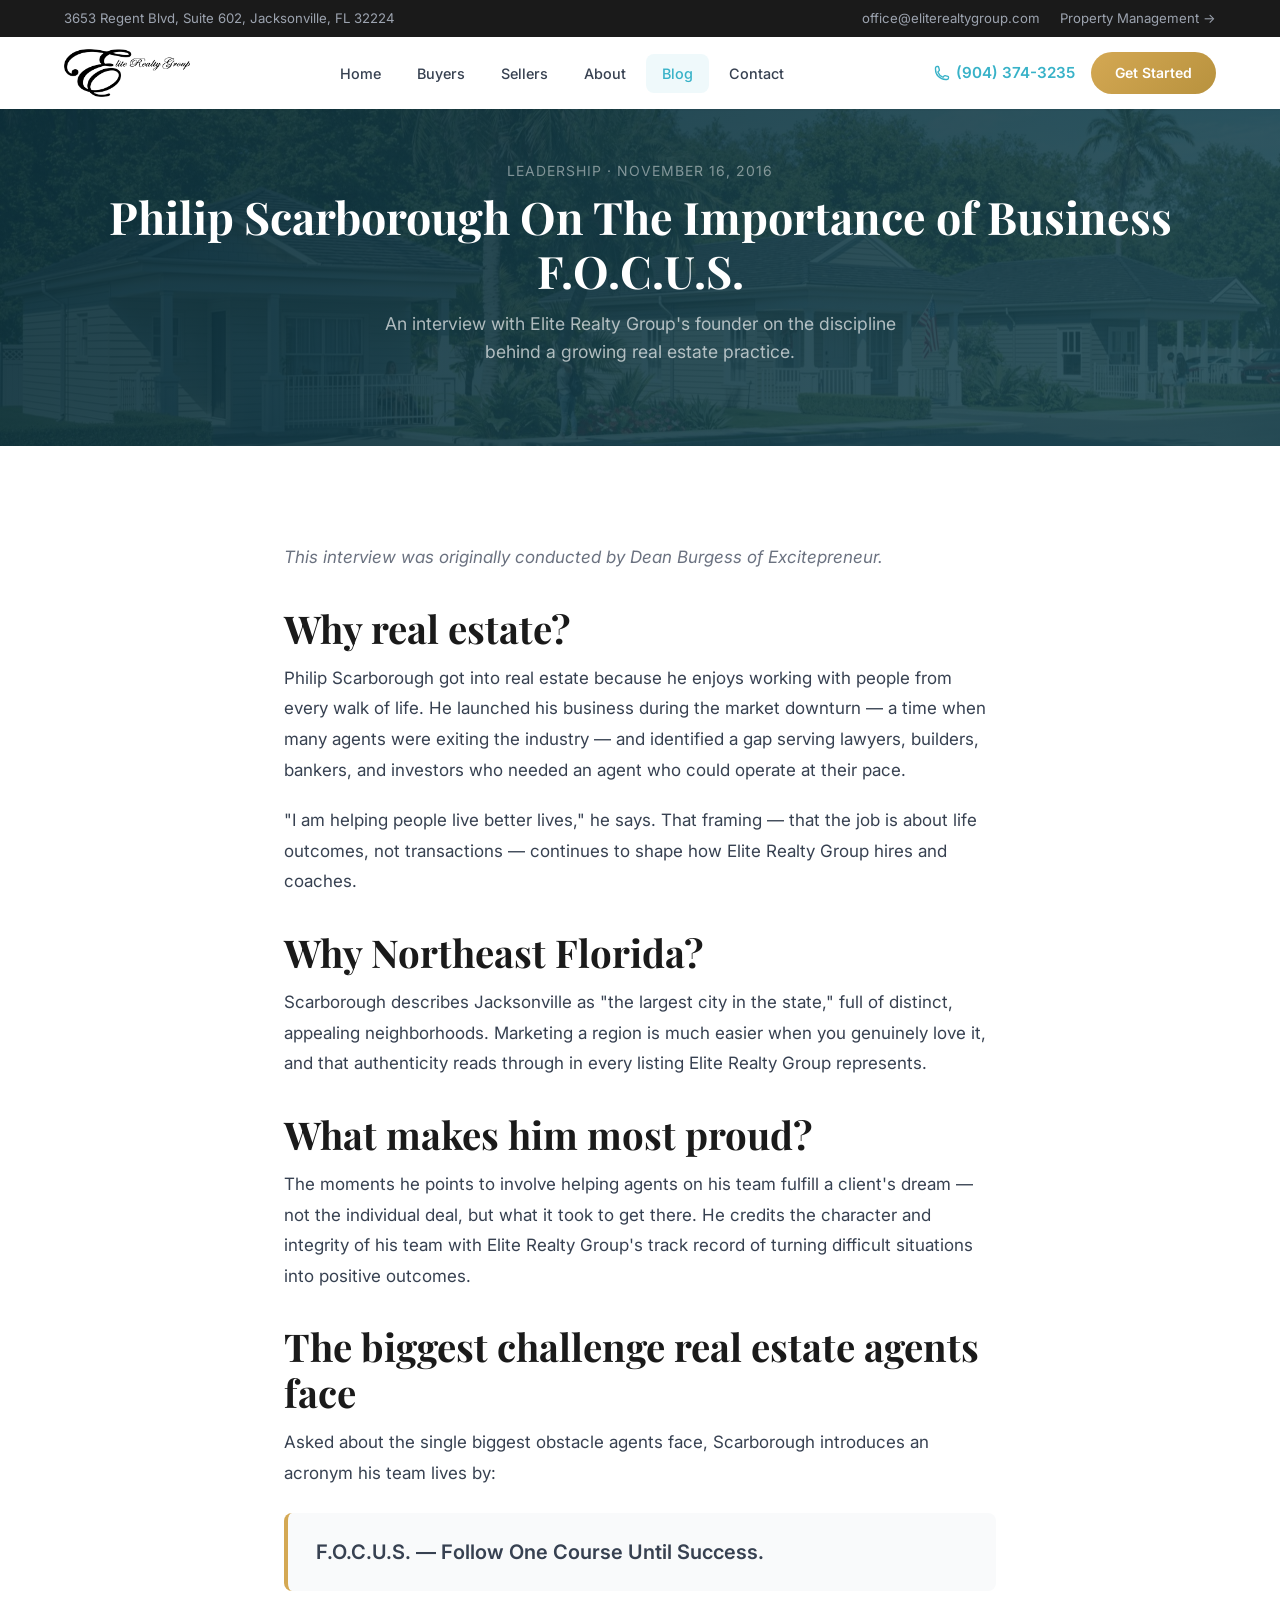
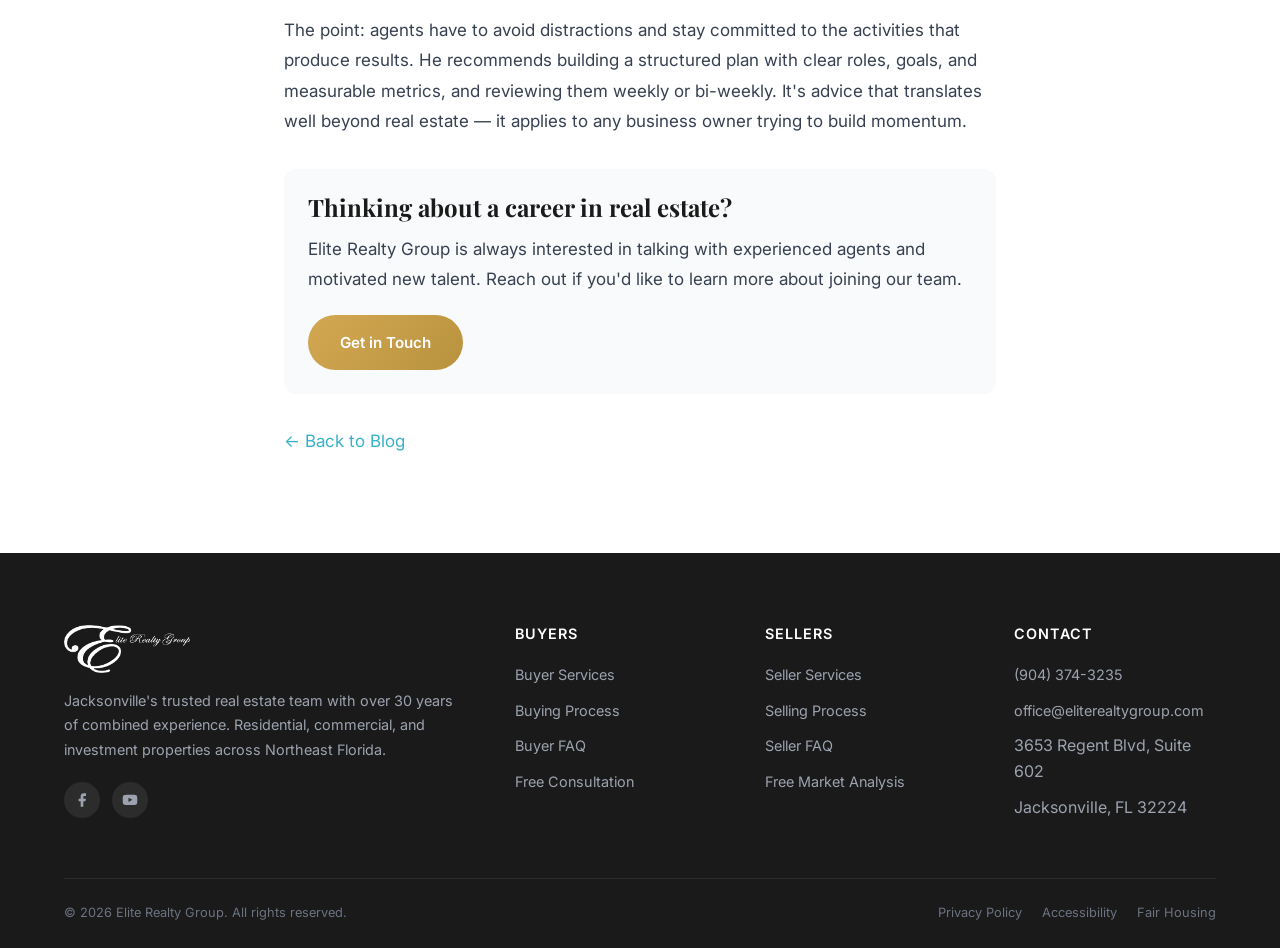
<file: blog/philip-scarborough-on-the-importance-of-business-focus.html>
<!DOCTYPE html>
<html lang="en">
<head>
    <meta charset="UTF-8">
    <meta name="viewport" content="width=device-width, initial-scale=1.0">
    <title>Philip Scarborough On The Importance of Business F.O.C.U.S. | Elite Realty Group</title>
    <meta name="description" content="Elite Realty Group founder Philip Scarborough on why 'Follow One Course Until Success' is the mindset that separates top-performing agents from the rest.">
    <link rel="canonical" href="https://www.eliterealtygroup.com/blog/philip-scarborough-on-the-importance-of-business-focus">
    <meta property="og:title" content="Philip Scarborough On The Importance of Business F.O.C.U.S.">
    <meta property="og:description" content="Elite Realty Group founder Philip Scarborough on the mindset that separates top agents from the rest.">
    <meta property="og:type" content="article">
    <meta property="article:published_time" content="2016-11-16">
    <link rel="preconnect" href="https://fonts.googleapis.com">
    <link rel="preconnect" href="https://fonts.gstatic.com" crossorigin>
    <link href="https://fonts.googleapis.com/css2?family=Inter:wght@300;400;500;600;700&family=Playfair+Display:wght@400;600;700&display=swap" rel="stylesheet">
    <link rel="stylesheet" href="../css/styles.css">
    <script type="application/ld+json">
    {
      "@context": "https://schema.org",
      "@type": "BlogPosting",
      "headline": "Philip Scarborough On The Importance of Business F.O.C.U.S.",
      "datePublished": "2016-11-16",
      "author": {"@type": "Person", "name": "Philip Scarborough"},
      "publisher": {"@type": "Organization", "name": "Elite Realty Group"},
      "mainEntityOfPage": "https://www.eliterealtygroup.com/blog/philip-scarborough-on-the-importance-of-business-focus"
    }
    </script>
</head>
<body>

<header class="header">
    <div class="header-top">
        <div class="container">
            <div class="header-top-left"><span>3653 Regent Blvd, Suite 602, Jacksonville, FL 32224</span></div>
            <div class="header-top-right">
                <a href="mailto:office@eliterealtygroup.com">office@eliterealtygroup.com</a>
                <a href="https://suprapm.com" target="_blank">Property Management &rarr;</a>
            </div>
        </div>
    </div>
    <div class="header-main">
        <div class="container">
            <a href="../index.html" class="logo"><img src="../images/logo.png" alt="Elite Realty Group" class="logo-dark"></a>
            <nav class="nav">
                <a href="../index.html">Home</a>
                <a href="../buyers.html">Buyers</a>
                <a href="../sellers.html">Sellers</a>
                <a href="../about.html">About</a>
                <a href="index.html" class="active">Blog</a>
                <a href="../contact.html">Contact</a>
            </nav>
            <div class="header-actions">
                <a href="tel:9043743235" class="header-phone"><svg xmlns="http://www.w3.org/2000/svg" fill="none" viewBox="0 0 24 24" stroke-width="2" stroke="currentColor"><path stroke-linecap="round" stroke-linejoin="round" d="M2.25 6.75c0 8.284 6.716 15 15 15h2.25a2.25 2.25 0 002.25-2.25v-1.372c0-.516-.351-.966-.852-1.091l-4.423-1.106c-.44-.11-.902.055-1.173.417l-.97 1.293c-.282.376-.769.542-1.21.38a12.035 12.035 0 01-7.143-7.143c-.162-.441.004-.928.38-1.21l1.293-.97c.363-.271.527-.734.417-1.173L6.963 3.102a1.125 1.125 0 00-1.091-.852H4.5A2.25 2.25 0 002.25 4.5v2.25z"/></svg>(904) 374-3235</a>
                <a href="../contact.html" class="btn btn-gold btn-sm">Get Started</a>
            </div>
            <button class="nav-toggle" aria-label="Toggle navigation"><span></span><span></span><span></span></button>
        </div>
    </div>
</header>

<section class="page-hero">
    <div class="container">
        <p style="opacity: 0.7; font-size: 14px; letter-spacing: 1px; text-transform: uppercase; margin-bottom: 8px;">Leadership &middot; November 16, 2016</p>
        <h1>Philip Scarborough On The Importance of Business F.O.C.U.S.</h1>
        <p>An interview with Elite Realty Group's founder on the discipline behind a growing real estate practice.</p>
    </div>
</section>

<section class="section">
    <div class="container" style="max-width: 760px;">
        <div class="reveal" style="color: var(--color-gray-700); line-height: 1.8; font-size: 17px;">

            <p style="margin-bottom: 24px; font-style: italic; color: var(--color-gray-500);">This interview was originally conducted by Dean Burgess of Excitepreneur.</p>

            <h2 style="margin: 32px 0 12px;">Why real estate?</h2>
            <p style="margin-bottom: 20px;">Philip Scarborough got into real estate because he enjoys working with people from every walk of life. He launched his business during the market downturn &mdash; a time when many agents were exiting the industry &mdash; and identified a gap serving lawyers, builders, bankers, and investors who needed an agent who could operate at their pace.</p>
            <p style="margin-bottom: 20px;">"I am helping people live better lives," he says. That framing &mdash; that the job is about life outcomes, not transactions &mdash; continues to shape how Elite Realty Group hires and coaches.</p>

            <h2 style="margin: 32px 0 12px;">Why Northeast Florida?</h2>
            <p style="margin-bottom: 20px;">Scarborough describes Jacksonville as "the largest city in the state," full of distinct, appealing neighborhoods. Marketing a region is much easier when you genuinely love it, and that authenticity reads through in every listing Elite Realty Group represents.</p>

            <h2 style="margin: 32px 0 12px;">What makes him most proud?</h2>
            <p style="margin-bottom: 20px;">The moments he points to involve helping agents on his team fulfill a client's dream &mdash; not the individual deal, but what it took to get there. He credits the character and integrity of his team with Elite Realty Group's track record of turning difficult situations into positive outcomes.</p>

            <h2 style="margin: 32px 0 12px;">The biggest challenge real estate agents face</h2>
            <p style="margin-bottom: 20px;">Asked about the single biggest obstacle agents face, Scarborough introduces an acronym his team lives by:</p>

            <blockquote style="margin: 24px 0; padding: 24px 28px; border-left: 4px solid var(--color-gold, #C8A961); background: var(--color-gray-50); border-radius: 8px; font-size: 20px; font-weight: 600; line-height: 1.5;">F.O.C.U.S. &mdash; Follow One Course Until Success.</blockquote>

            <p style="margin-bottom: 20px;">The point: agents have to avoid distractions and stay committed to the activities that produce results. He recommends building a structured plan with clear roles, goals, and measurable metrics, and reviewing them weekly or bi-weekly. It's advice that translates well beyond real estate &mdash; it applies to any business owner trying to build momentum.</p>

            <div style="padding: 24px; background: var(--color-gray-50); border-radius: 12px; margin-top: 32px;">
                <h3 style="margin-bottom: 12px;">Thinking about a career in real estate?</h3>
                <p style="margin-bottom: 20px;">Elite Realty Group is always interested in talking with experienced agents and motivated new talent. Reach out if you'd like to learn more about joining our team.</p>
                <a href="../contact.html" class="btn btn-gold">Get in Touch</a>
            </div>

            <p style="margin-top: 32px;"><a href="index.html">&larr; Back to Blog</a></p>
        </div>
    </div>
</section>

<footer class="footer">
    <div class="container">
        <div class="footer-grid">
            <div class="footer-brand">
                <a href="../index.html"><img src="../images/logo.png" alt="Elite Realty Group" style="height: 48px; margin-bottom: 16px;"></a>
                <p>Jacksonville's trusted real estate team with over 30 years of combined experience. Residential, commercial, and investment properties across Northeast Florida.</p>
                <div class="footer-social">
                    <a href="https://www.facebook.com/eliterealtygroupofjax" target="_blank" aria-label="Facebook"><svg xmlns="http://www.w3.org/2000/svg" width="16" height="16" fill="currentColor" viewBox="0 0 24 24"><path d="M18 2h-3a5 5 0 00-5 5v3H7v4h3v8h4v-8h3l1-4h-4V7a1 1 0 011-1h3z"/></svg></a>
                    <a href="https://www.youtube.com" target="_blank" aria-label="YouTube"><svg xmlns="http://www.w3.org/2000/svg" width="16" height="16" fill="currentColor" viewBox="0 0 24 24"><path d="M22.54 6.42a2.78 2.78 0 00-1.94-2C18.88 4 12 4 12 4s-6.88 0-8.6.46a2.78 2.78 0 00-1.94 2A29 29 0 001 11.75a29 29 0 00.46 5.33A2.78 2.78 0 003.4 19.1c1.72.46 8.6.46 8.6.46s6.88 0 8.6-.46a2.78 2.78 0 001.94-2 29 29 0 00.46-5.25 29 29 0 00-.46-5.43zM9.75 15.02V8.48l5.75 3.27-5.75 3.27z"/></svg></a>
                </div>
            </div>
            <div class="footer-col">
                <h4>Buyers</h4>
                <ul>
                    <li><a href="../buyers.html">Buyer Services</a></li>
                    <li><a href="../buyers.html#process">Buying Process</a></li>
                    <li><a href="../buyers.html#faq">Buyer FAQ</a></li>
                    <li><a href="../contact.html">Free Consultation</a></li>
                </ul>
            </div>
            <div class="footer-col">
                <h4>Sellers</h4>
                <ul>
                    <li><a href="../sellers.html">Seller Services</a></li>
                    <li><a href="../sellers.html#process">Selling Process</a></li>
                    <li><a href="../sellers.html#faq">Seller FAQ</a></li>
                    <li><a href="../contact.html">Free Market Analysis</a></li>
                </ul>
            </div>
            <div class="footer-col">
                <h4>Contact</h4>
                <ul>
                    <li><a href="tel:9043743235">(904) 374-3235</a></li>
                    <li><a href="mailto:office@eliterealtygroup.com">office@eliterealtygroup.com</a></li>
                    <li>3653 Regent Blvd, Suite 602</li>
                    <li>Jacksonville, FL 32224</li>
                </ul>
            </div>
        </div>
        <div class="footer-bottom">
            <span>&copy; 2026 Elite Realty Group. All rights reserved.</span>
            <div class="footer-legal">
                <a href="../privacy-policy.html">Privacy Policy</a>
                <a href="../accessibility.html">Accessibility</a>
                <a href="../fair-housing.html">Fair Housing</a>
            </div>
        </div>
    </div>
</footer>

<script src="../js/app.js"></script>
</body>
</html>
</file>
<file: css/styles.css>
/* ============================================
   Elite Realty Group — Design System
   Shared brand identity with Supra PM (teal)
   ============================================ */

/* --- CSS Custom Properties --- */
:root {
    /* Brand Colors — Teal (matching Supra PM) */
    --color-accent: #38b2c8;
    --color-accent-dark: #2a97ad;
    --color-accent-light: #5cc8db;
    --color-accent-bg: #FFFFFF;
    --color-accent-glow: rgba(56,178,200,0.08);
    --color-accent-border: rgba(56,178,200,0.25);
    --shadow-accent-glow: 0 4px 20px rgba(56,178,200,0.15);

    /* Gold Accent (shared with Supra) */
    --color-gold: #D4A853;
    --color-gold-dark: #B8923E;
    --color-gold-light: #E8C97A;

    /* Neutrals */
    --color-white: #FFFFFF;
    --color-black: #1a1a1a;
    --color-gray-50: #F9FAFB;
    --color-gray-100: #F3F4F6;
    --color-gray-200: #E5E7EB;
    --color-gray-300: #D1D5DB;
    --color-gray-400: #9CA3AF;
    --color-gray-500: #6B7280;
    --color-gray-600: #4B5563;
    --color-gray-700: #374151;
    --color-gray-800: #1F2937;
    --color-gray-900: #111827;

    /* Backgrounds */
    --color-surface-1: #FFFFFF;
    --color-surface-2: #F0F2F5;
    --color-surface-alt: #F5F7FA;
    --color-dark: #1a1a1a;
    --color-dark-surface: #232323;

    /* Borders & Shadows */
    --border-default: 1px solid var(--color-gray-200);
    --shadow-sm: 0 1px 2px rgba(0,0,0,0.05);
    --shadow-md: 0 4px 6px -1px rgba(0,0,0,0.07), 0 2px 4px -2px rgba(0,0,0,0.05);
    --shadow-lg: 0 10px 25px -3px rgba(0,0,0,0.08), 0 4px 10px -4px rgba(0,0,0,0.04);
    --shadow-xl: 0 20px 40px -5px rgba(0,0,0,0.1);

    /* Border Radius */
    --radius-sm: 8px;
    --radius-md: 12px;
    --radius-lg: 16px;
    --radius-full: 100px;

    /* Transitions */
    --transition-fast: 0.2s ease;
    --transition-base: 0.3s ease;
    --transition-slow: 0.5s ease;
}

/* --- Reset & Base --- */
*, *::before, *::after {
    margin: 0;
    padding: 0;
    box-sizing: border-box;
}

html {
    scroll-behavior: smooth;
    -webkit-font-smoothing: antialiased;
    -moz-osx-font-smoothing: grayscale;
}

body {
    font-family: 'Inter', -apple-system, BlinkMacSystemFont, sans-serif;
    font-size: 16px;
    line-height: 1.6;
    color: var(--color-black);
    background: var(--color-white);
    overflow-x: hidden;
}

img {
    max-width: 100%;
    height: auto;
    display: block;
}

/* --- Accessibility: Skip Link --- */
.skip-link {
    position: absolute;
    top: -100%;
    left: 16px;
    z-index: 10000;
    padding: 12px 24px;
    background: var(--color-accent);
    color: var(--color-white);
    font-weight: 600;
    font-size: 14px;
    border-radius: var(--radius-sm);
    text-decoration: none;
    transition: top var(--transition-fast);
}
.skip-link:focus {
    top: 16px;
}

/* --- Accessibility: Focus Indicators --- */
*:focus-visible {
    outline: 3px solid var(--color-accent);
    outline-offset: 2px;
}
a:focus-visible,
button:focus-visible,
input:focus-visible,
select:focus-visible,
textarea:focus-visible,
[tabindex]:focus-visible {
    outline: 3px solid var(--color-accent);
    outline-offset: 2px;
}

a {
    color: var(--color-accent);
    text-decoration: none;
    transition: color var(--transition-fast);
}

a:hover {
    color: var(--color-accent-light);
}

/* --- Typography --- */
h1, h2, h3, h4 {
    font-family: 'Playfair Display', Georgia, serif;
    font-weight: 700;
    line-height: 1.2;
    color: var(--color-black);
}

h1 { font-size: 3.2rem; }
h2 { font-size: 2.4rem; }
h3 { font-size: 1.5rem; }
h4 { font-size: 1.2rem; }

.section-label {
    display: inline-block;
    font-family: 'Inter', sans-serif;
    font-size: 0.8rem;
    font-weight: 600;
    letter-spacing: 2px;
    text-transform: uppercase;
    color: var(--color-accent);
    margin-bottom: 0.75rem;
}

.section-title {
    font-family: 'Playfair Display', Georgia, serif;
    font-size: 2.4rem;
    font-weight: 700;
    margin-bottom: 1rem;
}

.section-title span {
    color: var(--color-accent);
}

.section-title::after {
    content: '';
    display: block;
    width: 60px;
    height: 3px;
    background: linear-gradient(90deg, var(--color-accent), var(--color-gold));
    margin-top: 1rem;
    border-radius: 2px;
}

.section-title.center::after {
    margin-left: auto;
    margin-right: auto;
}

.section-subtitle {
    font-size: 1.1rem;
    color: var(--color-gray-500);
    max-width: 640px;
    line-height: 1.7;
}

.section-subtitle.center {
    margin-left: auto;
    margin-right: auto;
}

/* --- Layout --- */
.container {
    max-width: 1200px;
    margin: 0 auto;
    padding: 0 24px;
}

.section {
    padding: 96px 0;
}

.section-alt {
    background: var(--color-surface-alt);
}

.section-dark {
    background: var(--color-dark);
    color: var(--color-white);
}

.section-dark h2,
.section-dark h3,
.section-dark h4 {
    color: var(--color-white);
}

.section-dark .section-subtitle {
    color: var(--color-gray-400);
}

.text-center {
    text-align: center;
}

.grid-2 {
    display: grid;
    grid-template-columns: repeat(2, 1fr);
    gap: 32px;
}

.grid-3 {
    display: grid;
    grid-template-columns: repeat(3, 1fr);
    gap: 32px;
}

.grid-4 {
    display: grid;
    grid-template-columns: repeat(4, 1fr);
    gap: 24px;
}

/* --- Buttons --- */
.btn {
    display: inline-flex;
    align-items: center;
    justify-content: center;
    gap: 8px;
    padding: 14px 32px;
    font-family: 'Inter', sans-serif;
    font-size: 0.95rem;
    font-weight: 600;
    border-radius: var(--radius-full);
    border: none;
    cursor: pointer;
    transition: all var(--transition-base);
    text-decoration: none;
    position: relative;
    overflow: hidden;
}

.btn::after {
    content: '';
    position: absolute;
    top: 0;
    left: -100%;
    width: 100%;
    height: 100%;
    background: linear-gradient(90deg, transparent, rgba(255,255,255,0.15), transparent);
    transition: left 0.5s ease;
}

.btn:hover::after {
    left: 100%;
}

.btn-primary {
    background: linear-gradient(135deg, var(--color-accent), var(--color-accent-dark));
    color: var(--color-white);
    box-shadow: var(--shadow-accent-glow);
}

.btn-primary:hover {
    transform: translateY(-2px);
    box-shadow: 0 6px 24px rgba(56,178,200,0.25);
    color: var(--color-white);
}

.btn-gold {
    background: linear-gradient(135deg, var(--color-gold), var(--color-gold-dark));
    color: var(--color-white);
}

.btn-gold:hover {
    transform: translateY(-2px);
    box-shadow: 0 6px 24px rgba(212,168,83,0.3);
    color: var(--color-white);
}

.btn-outline {
    background: transparent;
    color: var(--color-white);
    border: 2px solid rgba(255,255,255,0.3);
}

.btn-outline:hover {
    background: rgba(255,255,255,0.1);
    border-color: rgba(255,255,255,0.6);
    color: var(--color-white);
}

.btn-white {
    background: var(--color-white);
    color: var(--color-accent);
}

.btn-white:hover {
    transform: translateY(-2px);
    box-shadow: var(--shadow-lg);
    color: var(--color-accent);
}

.btn-sm {
    padding: 10px 24px;
    font-size: 0.875rem;
}

/* --- Header --- */
.header {
    position: fixed;
    top: 0;
    left: 0;
    right: 0;
    z-index: 1000;
    transition: all var(--transition-base);
}

.header-top {
    background: var(--color-dark);
    padding: 8px 0;
    font-size: 0.825rem;
    color: var(--color-gray-400);
}

.header-top .container {
    display: flex;
    justify-content: space-between;
    align-items: center;
}

.header-top a {
    color: var(--color-gray-400);
    transition: color var(--transition-fast);
}

.header-top a:hover {
    color: var(--color-gold);
}

.header-top-left {
    display: flex;
    align-items: center;
    gap: 20px;
}

.header-top-right {
    display: flex;
    align-items: center;
    gap: 20px;
}

.header-main {
    background: var(--color-white);
    padding: 12px 0;
    box-shadow: var(--shadow-sm);
    transition: all var(--transition-base);
}

.header.scrolled .header-main {
    padding: 8px 0;
    box-shadow: var(--shadow-md);
}

.header-main .container {
    display: flex;
    align-items: center;
    justify-content: space-between;
}

.logo {
    display: flex;
    align-items: center;
    gap: 12px;
    text-decoration: none;
}

.logo img {
    height: 48px;
    width: auto;
}

.logo img.logo-dark {
    filter: brightness(0);
    /* Recolors white logo to black for light backgrounds */
}

.logo-text {
    font-family: 'Playfair Display', Georgia, serif;
    font-size: 1.35rem;
    font-weight: 700;
    color: var(--color-accent);
    line-height: 1.2;
}

.logo-text small {
    display: block;
    font-family: 'Inter', sans-serif;
    font-size: 0.65rem;
    font-weight: 500;
    letter-spacing: 2px;
    text-transform: uppercase;
    color: var(--color-gold);
}

.nav {
    display: flex;
    align-items: center;
    gap: 4px;
}

.nav a {
    font-size: 0.9rem;
    font-weight: 500;
    color: var(--color-gray-700);
    padding: 8px 16px;
    border-radius: var(--radius-sm);
    transition: all var(--transition-fast);
}

.nav a:hover,
.nav a.active {
    color: var(--color-accent);
    background: var(--color-accent-glow);
}

.header-actions {
    display: flex;
    align-items: center;
    gap: 16px;
}

.header-phone {
    font-weight: 600;
    color: var(--color-accent);
    font-size: 0.95rem;
    display: flex;
    align-items: center;
    gap: 6px;
}

.header-phone svg {
    width: 16px;
    height: 16px;
}

/* Mobile Nav Toggle */
.nav-toggle {
    display: none;
    background: none;
    border: none;
    cursor: pointer;
    padding: 8px;
}

.nav-toggle span {
    display: block;
    width: 24px;
    height: 2px;
    background: var(--color-gray-700);
    margin: 5px 0;
    transition: all var(--transition-fast);
    border-radius: 2px;
}

/* --- Hero --- */
.hero {
    position: relative;
    min-height: 90vh;
    display: flex;
    align-items: center;
    background: url('../images/hero-skyline.jpg') left center/cover no-repeat;
    overflow: hidden;
    padding-top: 100px;
}

.hero::before {
    content: '';
    position: absolute;
    inset: 0;
    background: linear-gradient(135deg, rgba(12,46,58,0.7) 0%, rgba(26,68,80,0.5) 50%, rgba(22,61,74,0.55) 100%);
    pointer-events: none;
}

.hero .container {
    position: relative;
    z-index: 2;
}

.hero-content {
    max-width: 680px;
}

.hero-badge {
    display: inline-flex;
    align-items: center;
    gap: 8px;
    background: rgba(56,178,200,0.15);
    border: 1px solid rgba(56,178,200,0.3);
    color: var(--color-accent);
    padding: 8px 16px;
    border-radius: var(--radius-full);
    font-size: 0.8rem;
    font-weight: 600;
    letter-spacing: 1px;
    text-transform: uppercase;
    margin-bottom: 24px;
    backdrop-filter: blur(4px);
}

.hero h1 {
    color: var(--color-white);
    font-size: 3.5rem;
    line-height: 1.15;
    margin-bottom: 20px;
}

.hero h1 span {
    color: var(--color-gold);
}

.hero-text {
    color: rgba(255,255,255,0.75);
    font-size: 1.15rem;
    line-height: 1.7;
    margin-bottom: 36px;
    max-width: 540px;
}

.hero-buttons {
    display: flex;
    gap: 16px;
    flex-wrap: wrap;
}

.hero-stats {
    display: flex;
    gap: 48px;
    margin-top: 64px;
    padding-top: 40px;
    border-top: 1px solid rgba(255,255,255,0.1);
}

.hero-stat {
    text-align: left;
}

.hero-stat-number {
    font-family: 'Playfair Display', Georgia, serif;
    font-size: 2.2rem;
    font-weight: 700;
    color: var(--color-gold);
    line-height: 1;
}

.hero-stat-label {
    font-size: 0.825rem;
    color: rgba(255,255,255,0.6);
    margin-top: 4px;
    font-weight: 500;
}

/* --- Credential Bar --- */
.credential-bar {
    background: var(--color-dark);
    border-top: 1px solid rgba(56,178,200,0.2);
    padding: 24px 0;
}

.credential-bar .container {
    display: flex;
    align-items: center;
    justify-content: center;
    gap: 48px;
    flex-wrap: wrap;
}

.credential-item {
    display: flex;
    align-items: center;
    gap: 10px;
    color: var(--color-gray-400);
    font-size: 0.875rem;
    font-weight: 500;
}

.credential-item svg {
    width: 20px;
    height: 20px;
    color: var(--color-accent);
    flex-shrink: 0;
}

/* --- Hero Search --- */
.hero-search {
    margin-top: 32px;
    max-width: 680px;
}

.hero-search-bar {
    display: flex;
    background: rgba(255,255,255,0.1);
    border: 1px solid rgba(255,255,255,0.2);
    border-radius: var(--radius-sm);
    overflow: hidden;
    backdrop-filter: blur(8px);
}

.hero-search-bar input {
    flex: 1;
    padding: 14px 20px;
    border: none;
    background: transparent;
    color: var(--color-white);
    font-size: 1rem;
    font-family: 'Inter', sans-serif;
    outline: none;
}

.hero-search-bar input::placeholder {
    color: rgba(255,255,255,0.5);
}

.hero-search-bar .btn {
    border-radius: 0;
    padding: 14px 28px;
    flex-shrink: 0;
}

.hero-search-filters {
    display: flex;
    align-items: center;
    gap: 12px;
    margin-top: 14px;
    flex-wrap: wrap;
}

.hero-search-filters select {
    padding: 8px 32px 8px 12px;
    border: 1px solid rgba(255,255,255,0.15);
    border-radius: var(--radius-sm);
    background: rgba(255,255,255,0.08);
    color: rgba(255,255,255,0.8);
    font-size: 0.85rem;
    font-family: 'Inter', sans-serif;
    appearance: none;
    -webkit-appearance: none;
    background-image: url("data:image/svg+xml,%3Csvg xmlns='http://www.w3.org/2000/svg' width='10' height='10' fill='%23ffffff80' viewBox='0 0 16 16'%3E%3Cpath d='M8 11L3 6h10z'/%3E%3C/svg%3E");
    background-repeat: no-repeat;
    background-position: right 10px center;
    cursor: pointer;
    transition: border-color var(--transition-fast);
}

.hero-search-filters select:focus {
    outline: none;
    border-color: var(--color-accent);
}

.hero-search-divider {
    color: rgba(255,255,255,0.2);
    font-size: 1.1rem;
}

.hero-search-link {
    color: rgba(255,255,255,0.7);
    font-size: 0.85rem;
    font-weight: 500;
    text-decoration: none;
    transition: color var(--transition-fast);
}

.hero-search-link:hover {
    color: var(--color-gold-light);
}

/* --- Google Reviews --- */
.google-rating-header { text-align: center; margin: 32px 0 0; }
.google-rating-badge {
    display: inline-flex;
    align-items: center;
    gap: 14px;
    background: var(--color-white);
    border: var(--border-default);
    border-radius: var(--radius-full);
    padding: 12px 24px;
}
.google-g-icon { flex-shrink: 0; }
.google-rating-info { text-align: left; }
.google-rating-top { display: flex; align-items: center; gap: 8px; }
.google-rating-number { font-family: 'Playfair Display', Georgia, serif; font-size: 28px; font-weight: 700; color: var(--color-black); }
.google-rating-stars { display: flex; gap: 2px; }
.google-rating-stars svg { width: 18px; height: 18px; fill: #FBBC05; }
.google-rating-count { font-size: 12px; color: var(--color-gray-500); margin-top: 2px; display: block; }

.google-review-scroll {
    overflow-x: auto;
    -webkit-overflow-scrolling: touch;
    margin: 0 -20px;
    padding: 0 20px 16px;
    scrollbar-width: thin;
    scrollbar-color: rgba(0,0,0,0.15) transparent;
}
.google-review-scroll::-webkit-scrollbar { height: 6px; }
.google-review-scroll::-webkit-scrollbar-track { background: transparent; }
.google-review-scroll::-webkit-scrollbar-thumb { background: rgba(0,0,0,0.15); border-radius: 3px; }
.google-review-track {
    display: flex;
    gap: 20px;
    width: max-content;
}
.google-review-track .google-review-card {
    width: 340px;
    flex-shrink: 0;
}
.google-review-card {
    background: var(--color-white);
    border-radius: var(--radius-md);
    padding: 28px 24px;
    border: var(--border-default);
    transition: all var(--transition-base);
}
.google-review-card:hover {
    transform: translateY(-4px);
    box-shadow: var(--shadow-lg);
}
.google-review-top { display: flex; align-items: flex-start; gap: 12px; margin-bottom: 16px; }
.google-avatar {
    width: 40px;
    height: 40px;
    border-radius: 50%;
    display: flex;
    align-items: center;
    justify-content: center;
    color: var(--color-white);
    font-weight: 700;
    font-size: 16px;
    flex-shrink: 0;
}
.google-reviewer { flex: 1; }
.google-reviewer-name { display: block; font-size: 14px; font-weight: 600; color: var(--color-black); margin-bottom: 4px; }
.google-review-meta { display: flex; align-items: center; gap: 8px; }
.google-review-stars { display: flex; gap: 1px; }
.google-review-stars svg { width: 14px; height: 14px; fill: #FBBC05; }
.google-review-text {
    font-size: 14px;
    color: var(--color-gray-600);
    line-height: 1.7;
}

/* --- Cards --- */
.card {
    background: var(--color-white);
    border: var(--border-default);
    border-radius: var(--radius-md);
    padding: 32px;
    transition: all var(--transition-base);
}

.card:hover {
    transform: translateY(-4px);
    box-shadow: var(--shadow-lg);
}

.card-icon {
    width: 52px;
    height: 52px;
    display: flex;
    align-items: center;
    justify-content: center;
    background: var(--color-accent-glow);
    border-radius: var(--radius-sm);
    margin-bottom: 20px;
    color: var(--color-accent);
}

.card-icon svg {
    width: 24px;
    height: 24px;
}

.card h3 {
    font-size: 1.2rem;
    margin-bottom: 12px;
}

.card p {
    color: var(--color-gray-500);
    font-size: 0.95rem;
    line-height: 1.7;
}

/* Service card with left border */
.card-accent {
    border-left: 4px solid var(--color-accent);
}

.card-gold-top {
    border-top: 3px solid var(--color-gold);
}

/* --- Image Cards --- */
.image-card {
    position: relative;
    border-radius: var(--radius-md);
    overflow: hidden;
    aspect-ratio: 4/3;
    cursor: pointer;
}

.image-card-bg {
    position: absolute;
    inset: 0;
    background-size: cover;
    background-position: center;
    transition: transform var(--transition-slow);
}

.image-card:hover .image-card-bg {
    transform: scale(1.05);
}

.image-card-overlay {
    position: absolute;
    inset: 0;
    background: linear-gradient(to top, rgba(0,0,0,0.8) 0%, rgba(0,0,0,0.2) 60%, transparent 100%);
}

.image-card-content {
    position: absolute;
    bottom: 0;
    left: 0;
    right: 0;
    padding: 24px;
    color: var(--color-white);
}

.image-card-content h3 {
    color: var(--color-white);
    font-size: 1.3rem;
    margin-bottom: 6px;
}

.image-card-content p {
    color: rgba(255,255,255,0.75);
    font-size: 0.9rem;
}

/* --- About Section Two-Column --- */
.about-grid {
    display: grid;
    grid-template-columns: 1fr 1fr;
    gap: 64px;
    align-items: center;
}

.about-image {
    position: relative;
    border-radius: var(--radius-lg);
    overflow: hidden;
    aspect-ratio: 4/3;
    background: url('../images/neighborhood.jpg') center/cover no-repeat;
}

.about-image--team {
    background-image: url('../images/lion-fountain.jpg');
}

.about-image--supra {
    background-image: url('../images/beach-town.jpg');
}

.about-content .section-title::after {
    margin-left: 0;
}

.about-list {
    list-style: none;
    margin-top: 24px;
}

.about-list li {
    display: flex;
    align-items: flex-start;
    gap: 12px;
    padding: 10px 0;
    color: var(--color-gray-600);
    font-size: 0.95rem;
}

.about-list li svg {
    width: 20px;
    height: 20px;
    color: var(--color-gold);
    flex-shrink: 0;
    margin-top: 2px;
}

/* --- Process / How It Works --- */
.process-section {
    position: relative;
    background: url('../images/mural.jpg') center/cover no-repeat fixed;
    color: var(--color-white);
    padding: 96px 0;
}

.process-section::before {
    content: '';
    position: absolute;
    inset: 0;
    background: linear-gradient(135deg, rgba(12,46,58,0.92), rgba(26,68,80,0.88), rgba(21,59,71,0.9));
}

.process-section .container {
    position: relative;
    z-index: 2;
}

.process-section .section-title {
    color: var(--color-white);
}

.process-section .section-subtitle {
    color: rgba(255,255,255,0.65);
}

.process-grid {
    display: grid;
    grid-template-columns: repeat(4, 1fr);
    gap: 32px;
    margin-top: 56px;
}

.process-step {
    text-align: center;
    position: relative;
}

.process-number {
    font-family: 'Playfair Display', Georgia, serif;
    font-size: 3rem;
    font-weight: 700;
    color: rgba(212,168,83,0.2);
    line-height: 1;
    margin-bottom: 16px;
}

.process-step h3 {
    color: var(--color-white);
    font-size: 1.15rem;
    margin-bottom: 10px;
}

.process-step p {
    color: rgba(255,255,255,0.6);
    font-size: 0.9rem;
    line-height: 1.6;
}

/* --- Testimonials --- */
.testimonial-card {
    background: var(--color-white);
    border: var(--border-default);
    border-radius: var(--radius-md);
    padding: 32px;
    position: relative;
}

.testimonial-card::before {
    content: '\201C';
    font-family: 'Playfair Display', Georgia, serif;
    font-size: 4rem;
    color: var(--color-accent);
    opacity: 0.15;
    position: absolute;
    top: 12px;
    left: 24px;
    line-height: 1;
}

.testimonial-text {
    color: var(--color-gray-600);
    font-size: 0.95rem;
    line-height: 1.8;
    font-style: italic;
    margin-bottom: 20px;
}

.testimonial-author {
    display: flex;
    align-items: center;
    gap: 12px;
}

.testimonial-avatar {
    width: 44px;
    height: 44px;
    border-radius: 50%;
    background: var(--color-accent-glow);
    display: flex;
    align-items: center;
    justify-content: center;
    color: var(--color-accent);
    font-weight: 700;
    font-size: 0.9rem;
}

.testimonial-name {
    font-weight: 600;
    color: var(--color-black);
    font-size: 0.9rem;
}

.testimonial-role {
    color: var(--color-gray-400);
    font-size: 0.8rem;
}

.testimonial-stars {
    color: var(--color-gold);
    font-size: 0.85rem;
    margin-bottom: 16px;
}

/* --- Service Areas --- */
.areas-section {
    position: relative;
    background: url('../images/beach-aerial.jpg') center/cover no-repeat fixed;
    padding: 96px 0;
    overflow: hidden;
}

.areas-section::before {
    content: '';
    position: absolute;
    inset: 0;
    background: linear-gradient(135deg, rgba(12,46,58,0.9), rgba(26,68,80,0.88));
    pointer-events: none;
}

.areas-section .container {
    position: relative;
    z-index: 2;
}

.area-tags {
    display: flex;
    flex-wrap: wrap;
    gap: 12px;
    justify-content: center;
    margin-top: 40px;
}

.area-tag {
    background: rgba(255,255,255,0.08);
    border: 1px solid rgba(255,255,255,0.15);
    color: var(--color-white);
    padding: 10px 20px;
    border-radius: var(--radius-full);
    font-size: 0.875rem;
    font-weight: 500;
    backdrop-filter: blur(4px);
    transition: all var(--transition-fast);
}

.area-tag:hover {
    background: rgba(255,255,255,0.15);
    border-color: rgba(212,168,83,0.4);
    color: var(--color-gold);
    transform: translateY(-2px);
}

/* --- CTA Banner --- */
.cta-banner {
    position: relative;
    background: url('../images/bridge.jpg') center/cover no-repeat fixed;
    padding: 80px 0;
    overflow: hidden;
}

.cta-banner::before {
    content: '';
    position: absolute;
    inset: 0;
    background: linear-gradient(135deg, rgba(42,151,173,0.9), rgba(56,178,200,0.85));
    pointer-events: none;
}

.cta-banner .container {
    position: relative;
    z-index: 2;
    text-align: center;
}

.cta-banner h2 {
    color: var(--color-white);
    font-size: 2.5rem;
    margin-bottom: 16px;
}

.cta-banner p {
    color: rgba(255,255,255,0.8);
    font-size: 1.1rem;
    margin-bottom: 32px;
    max-width: 560px;
    margin-left: auto;
    margin-right: auto;
}

.cta-banner .btn-white {
    font-size: 1rem;
    padding: 16px 40px;
}

/* --- Footer --- */
.footer {
    background: var(--color-dark);
    color: var(--color-gray-400);
    padding: 72px 0 0;
}

.footer-grid {
    display: grid;
    grid-template-columns: 2fr 1fr 1fr 1fr;
    gap: 48px;
    padding-bottom: 48px;
    border-bottom: 1px solid rgba(255,255,255,0.08);
}

.footer-brand .logo-text {
    color: var(--color-white);
    font-size: 1.5rem;
    margin-bottom: 16px;
}

.footer-brand .logo-text small {
    color: var(--color-gold);
}

.footer-brand p {
    font-size: 0.9rem;
    line-height: 1.7;
    margin-bottom: 20px;
}

.footer-social {
    display: flex;
    gap: 12px;
}

.footer-social a {
    width: 36px;
    height: 36px;
    display: flex;
    align-items: center;
    justify-content: center;
    background: rgba(255,255,255,0.08);
    border-radius: 50%;
    color: var(--color-gray-400);
    transition: all var(--transition-fast);
}

.footer-social a:hover {
    background: var(--color-accent);
    color: var(--color-white);
}

.footer-col h4 {
    color: var(--color-white);
    font-family: 'Inter', sans-serif;
    font-size: 0.9rem;
    font-weight: 600;
    text-transform: uppercase;
    letter-spacing: 1px;
    margin-bottom: 20px;
}

.footer-col ul {
    list-style: none;
}

.footer-col li {
    margin-bottom: 10px;
}

.footer-col a {
    color: var(--color-gray-400);
    font-size: 0.9rem;
    transition: color var(--transition-fast);
}

.footer-col a:hover {
    color: var(--color-gold);
}

.footer-bottom {
    padding: 24px 0;
    display: flex;
    justify-content: space-between;
    align-items: center;
    font-size: 0.8rem;
    color: var(--color-gray-500);
}

.footer-bottom a {
    color: var(--color-gray-500);
}

.footer-bottom a:hover {
    color: var(--color-gold);
}

.footer-legal {
    display: flex;
    gap: 20px;
}

/* --- Scroll Reveal Animation --- */
.reveal {
    opacity: 0;
    transform: translateY(24px);
    transition: all 0.6s cubic-bezier(0.16, 1, 0.3, 1);
}

.reveal.visible {
    opacity: 1;
    transform: translateY(0);
}

/* --- Contact Form --- */
.contact-grid {
    display: grid;
    grid-template-columns: 1fr 1fr;
    gap: 64px;
}

.form-group {
    margin-bottom: 20px;
}

.form-group label {
    display: block;
    font-size: 0.875rem;
    font-weight: 600;
    color: var(--color-gray-700);
    margin-bottom: 6px;
}

.form-group input,
.form-group select,
.form-group textarea {
    width: 100%;
    padding: 12px 16px;
    border: var(--border-default);
    border-radius: var(--radius-sm);
    font-family: 'Inter', sans-serif;
    font-size: 0.95rem;
    color: var(--color-black);
    background: var(--color-white);
    transition: border-color var(--transition-fast);
}

.form-group input:focus,
.form-group select:focus,
.form-group textarea:focus {
    outline: none;
    border-color: var(--color-accent);
    box-shadow: 0 0 0 3px var(--color-accent-glow);
}

.form-group textarea {
    min-height: 120px;
    resize: vertical;
}

.form-row {
    display: grid;
    grid-template-columns: 1fr 1fr;
    gap: 16px;
}

/* Contact info sidebar */
.contact-info {
    display: flex;
    flex-direction: column;
    gap: 32px;
}

.contact-info-item {
    display: flex;
    gap: 16px;
}

.contact-info-icon {
    width: 48px;
    height: 48px;
    display: flex;
    align-items: center;
    justify-content: center;
    background: var(--color-accent-glow);
    border-radius: var(--radius-sm);
    color: var(--color-accent);
    flex-shrink: 0;
}

.contact-info-icon svg {
    width: 22px;
    height: 22px;
}

.contact-info-item h4 {
    font-family: 'Inter', sans-serif;
    font-size: 0.95rem;
    font-weight: 600;
    margin-bottom: 4px;
}

.contact-info-item p {
    color: var(--color-gray-500);
    font-size: 0.9rem;
}

.contact-info-item a {
    color: var(--color-accent);
}

/* --- Page Hero (inner pages) --- */
.page-hero {
    position: relative;
    background: url('../images/neighborhood.jpg') center/cover no-repeat;
    padding: 160px 0 80px;
    text-align: center;
}

.page-hero::before {
    content: '';
    position: absolute;
    inset: 0;
    background: linear-gradient(135deg, rgba(12,46,58,0.92), rgba(26,68,80,0.88));
}

.page-hero .container {
    position: relative;
    z-index: 2;
}

.page-hero h1 {
    color: var(--color-white);
    font-size: 2.8rem;
    margin-bottom: 12px;
}

.page-hero p {
    color: rgba(255,255,255,0.65);
    font-size: 1.1rem;
    max-width: 560px;
    margin: 0 auto;
}

/* --- FAQ Accordion --- */
.faq-list {
    max-width: 800px;
    margin: 48px auto 0;
}

.faq-item {
    border: var(--border-default);
    border-radius: var(--radius-sm);
    margin-bottom: 12px;
    overflow: hidden;
}

.faq-question {
    width: 100%;
    text-align: left;
    padding: 20px 24px;
    background: var(--color-white);
    border: none;
    font-family: 'Inter', sans-serif;
    font-size: 1rem;
    font-weight: 600;
    color: var(--color-black);
    cursor: pointer;
    display: flex;
    justify-content: space-between;
    align-items: center;
    transition: background var(--transition-fast);
}

.faq-question:hover {
    background: var(--color-gray-50);
}

.faq-question svg {
    width: 20px;
    height: 20px;
    color: var(--color-gray-400);
    transition: transform var(--transition-fast);
    flex-shrink: 0;
}

.faq-item.active .faq-question svg {
    transform: rotate(180deg);
}

.faq-answer {
    max-height: 0;
    overflow: hidden;
    transition: max-height var(--transition-base);
}

.faq-answer-inner {
    padding: 0 24px 20px;
    color: var(--color-gray-600);
    font-size: 0.95rem;
    line-height: 1.7;
}

/* --- Team Grid --- */
.team-grid {
    display: grid;
    grid-template-columns: repeat(4, 1fr);
    gap: 32px;
    margin-top: 48px;
}

.team-card {
    text-align: center;
    transition: transform var(--transition-base);
}

.team-card:hover {
    transform: translateY(-4px);
}

.team-photo {
    width: 120px;
    height: 120px;
    border-radius: 50%;
    object-fit: cover;
    margin: 0 auto 16px;
    border: 3px solid var(--color-gray-200);
    transition: border-color var(--transition-base);
}

.team-card:hover .team-photo {
    border-color: var(--color-accent);
}

.team-card h4 {
    font-family: 'Inter', sans-serif;
    font-size: 0.95rem;
    font-weight: 600;
    margin-bottom: 4px;
}

.team-card p {
    color: var(--color-gray-500);
    font-size: 0.8rem;
}

/* --- Team Cards (Detailed — About Page) --- */
.team-grid-detailed {
    display: grid;
    grid-template-columns: repeat(3, 1fr);
    gap: 32px;
}

.team-card-detailed {
    text-align: center;
    background: var(--color-white);
    border: var(--border-default);
    border-radius: var(--radius-md);
    padding: 32px 20px 24px;
    transition: transform var(--transition-base), box-shadow var(--transition-base);
}

.team-card-detailed:hover {
    transform: translateY(-4px);
    box-shadow: var(--shadow-lg);
}

.team-card-detailed .team-photo {
    width: 110px;
    height: 110px;
    border-radius: 50%;
    object-fit: cover;
    margin: 0 auto 16px;
    border: 3px solid var(--color-gray-200);
    transition: border-color var(--transition-base);
}

.team-card-detailed:hover .team-photo {
    border-color: var(--color-accent);
}

.team-card-detailed h4 {
    font-family: 'Inter', sans-serif;
    font-size: 1rem;
    font-weight: 600;
    margin-bottom: 4px;
}

.team-title {
    color: var(--color-gold);
    font-size: 0.85rem;
    font-weight: 500;
    margin-bottom: 12px;
}

.team-contact {
    display: flex;
    flex-direction: column;
    gap: 4px;
}

.team-contact a {
    color: var(--color-gray-500);
    font-size: 0.8rem;
    transition: color var(--transition-fast);
}

.team-contact a:hover {
    color: var(--color-accent);
}

/* --- Featured Image Strip --- */
.image-strip {
    display: grid;
    grid-template-columns: repeat(3, 1fr);
    gap: 0;
    overflow: hidden;
}

.image-strip img {
    width: 100%;
    height: 280px;
    object-fit: cover;
    transition: transform var(--transition-slow);
}

.image-strip img:hover {
    transform: scale(1.03);
}

/* --- Responsive --- */
@media (max-width: 1024px) {
    .hero h1 { font-size: 2.8rem; }
    .hero-stats { gap: 32px; }
    .grid-4, .process-grid { grid-template-columns: repeat(2, 1fr); }
    .team-grid { grid-template-columns: repeat(3, 1fr); }
    .team-grid-detailed { grid-template-columns: repeat(2, 1fr); }
    .footer-grid { grid-template-columns: repeat(2, 1fr); }
}

@media (max-width: 768px) {
    .section { padding: 64px 0; }
    h1 { font-size: 2.2rem; }
    h2, .section-title { font-size: 1.8rem; }

    .header-top { display: none; }
    .header-main { padding: 10px 0; }

    .nav {
        display: none;
        position: absolute;
        top: 100%;
        left: 0;
        right: 0;
        background: var(--color-white);
        flex-direction: column;
        padding: 16px;
        box-shadow: var(--shadow-lg);
        border-top: var(--border-default);
    }

    .nav.open { display: flex; }

    .nav a {
        padding: 12px 16px;
        width: 100%;
    }

    .nav-toggle { display: block; }

    .hero {
        min-height: auto;
        padding: 120px 0 64px;
    }

    .hero h1 { font-size: 2.2rem; }
    .hero-stats {
        flex-wrap: wrap;
        gap: 24px;
    }
    .hero-stat { flex: 0 0 calc(50% - 12px); }

    .grid-2, .grid-3, .grid-4,
    .process-grid, .about-grid,
    .contact-grid {
        grid-template-columns: 1fr;
    }

    .team-grid { grid-template-columns: repeat(2, 1fr); gap: 16px; }
    .team-grid-detailed { grid-template-columns: 1fr; gap: 16px; }
    .team-photo { width: 90px; height: 90px; }
    .image-strip { grid-template-columns: 1fr; }
    .image-strip img { height: 200px; }

    .about-grid { gap: 32px; }
    .footer-grid { grid-template-columns: 1fr; gap: 32px; }
    .footer-bottom { flex-direction: column; gap: 12px; text-align: center; }
    .footer-legal { justify-content: center; }
    .cta-banner h2 { font-size: 1.8rem; }

    .form-row { grid-template-columns: 1fr; }
}

@media (max-width: 480px) {
    .container { padding: 0 16px; }
    .hero h1 { font-size: 1.8rem; }
    .hero-stats { gap: 16px; }
    .hero-stat-number { font-size: 1.8rem; }
    .credential-bar .container { gap: 24px; }

    .hero-search-bar {
        flex-direction: column;
    }
    .hero-search-bar .btn {
        border-radius: 0;
        width: 100%;
    }
    .hero-search-filters {
        flex-direction: column;
        align-items: flex-start;
    }
    .hero-search-divider {
        display: none;
    }
}
</file>
